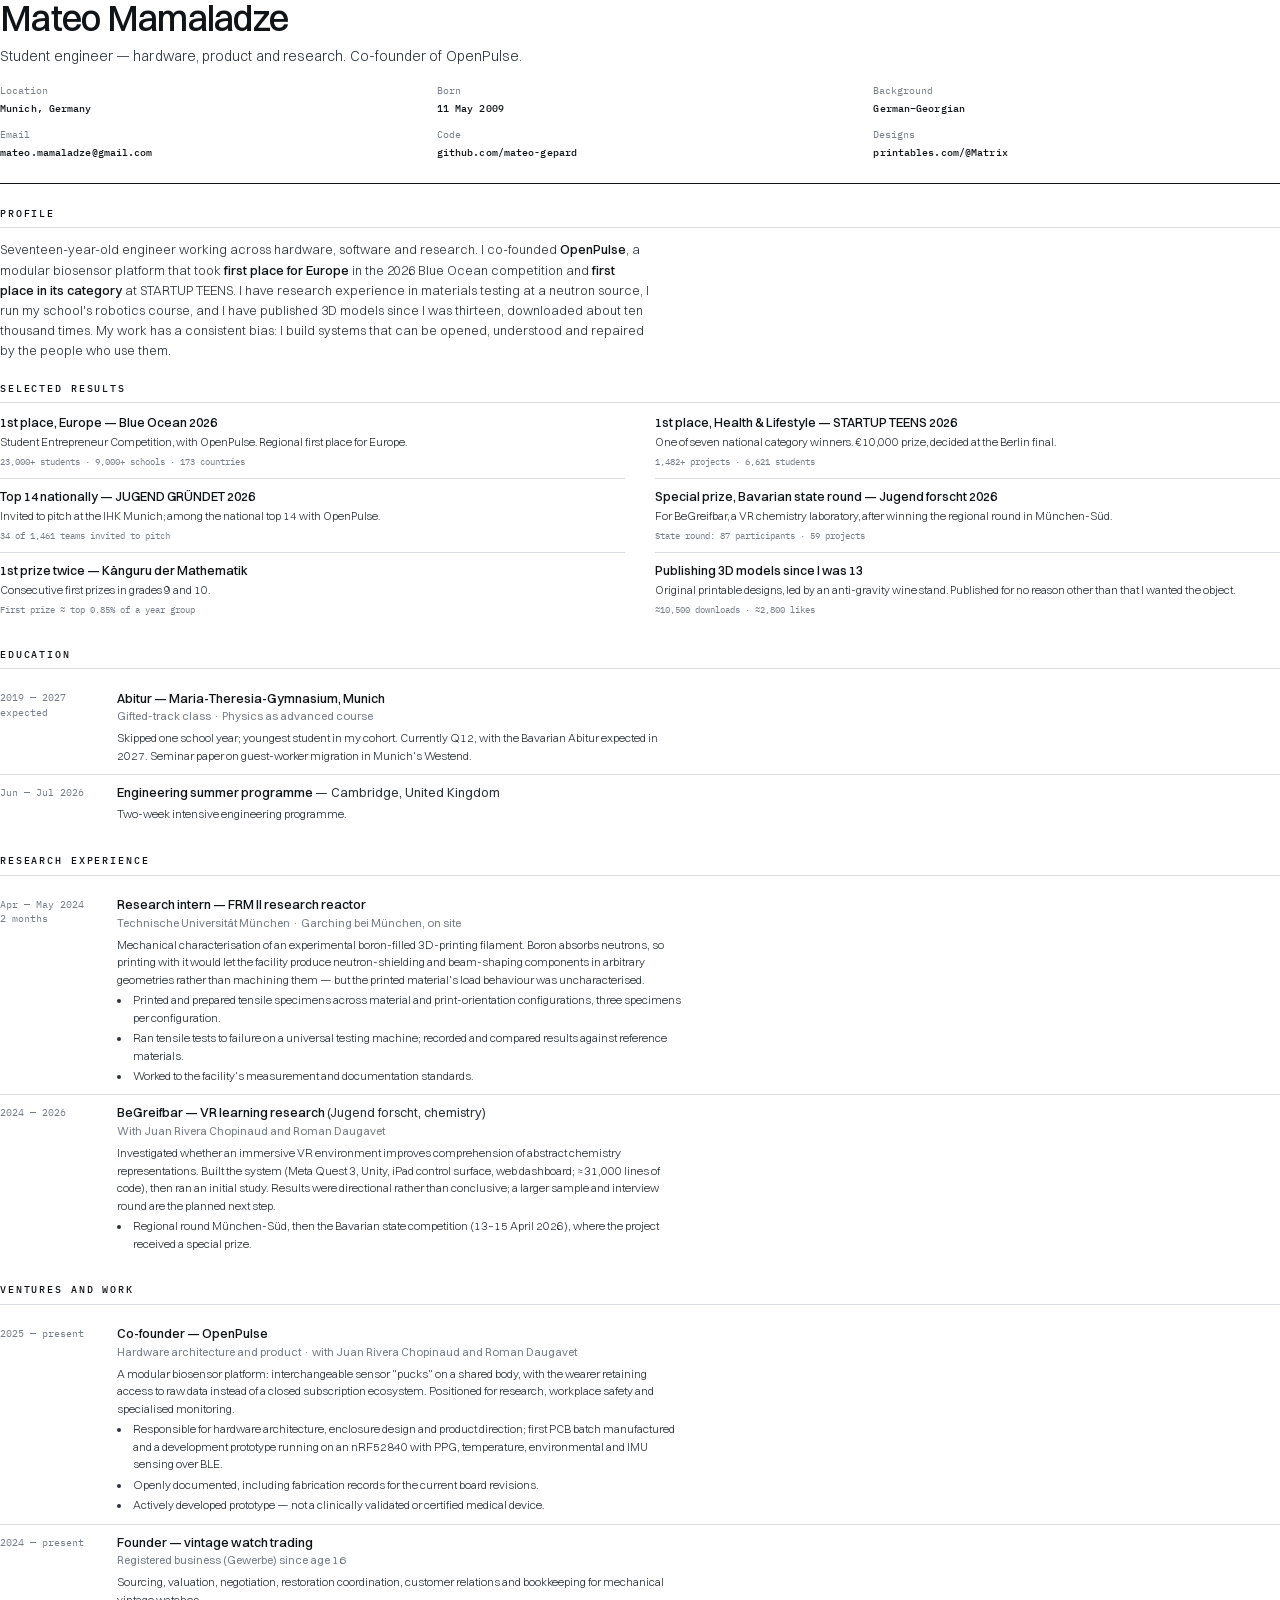
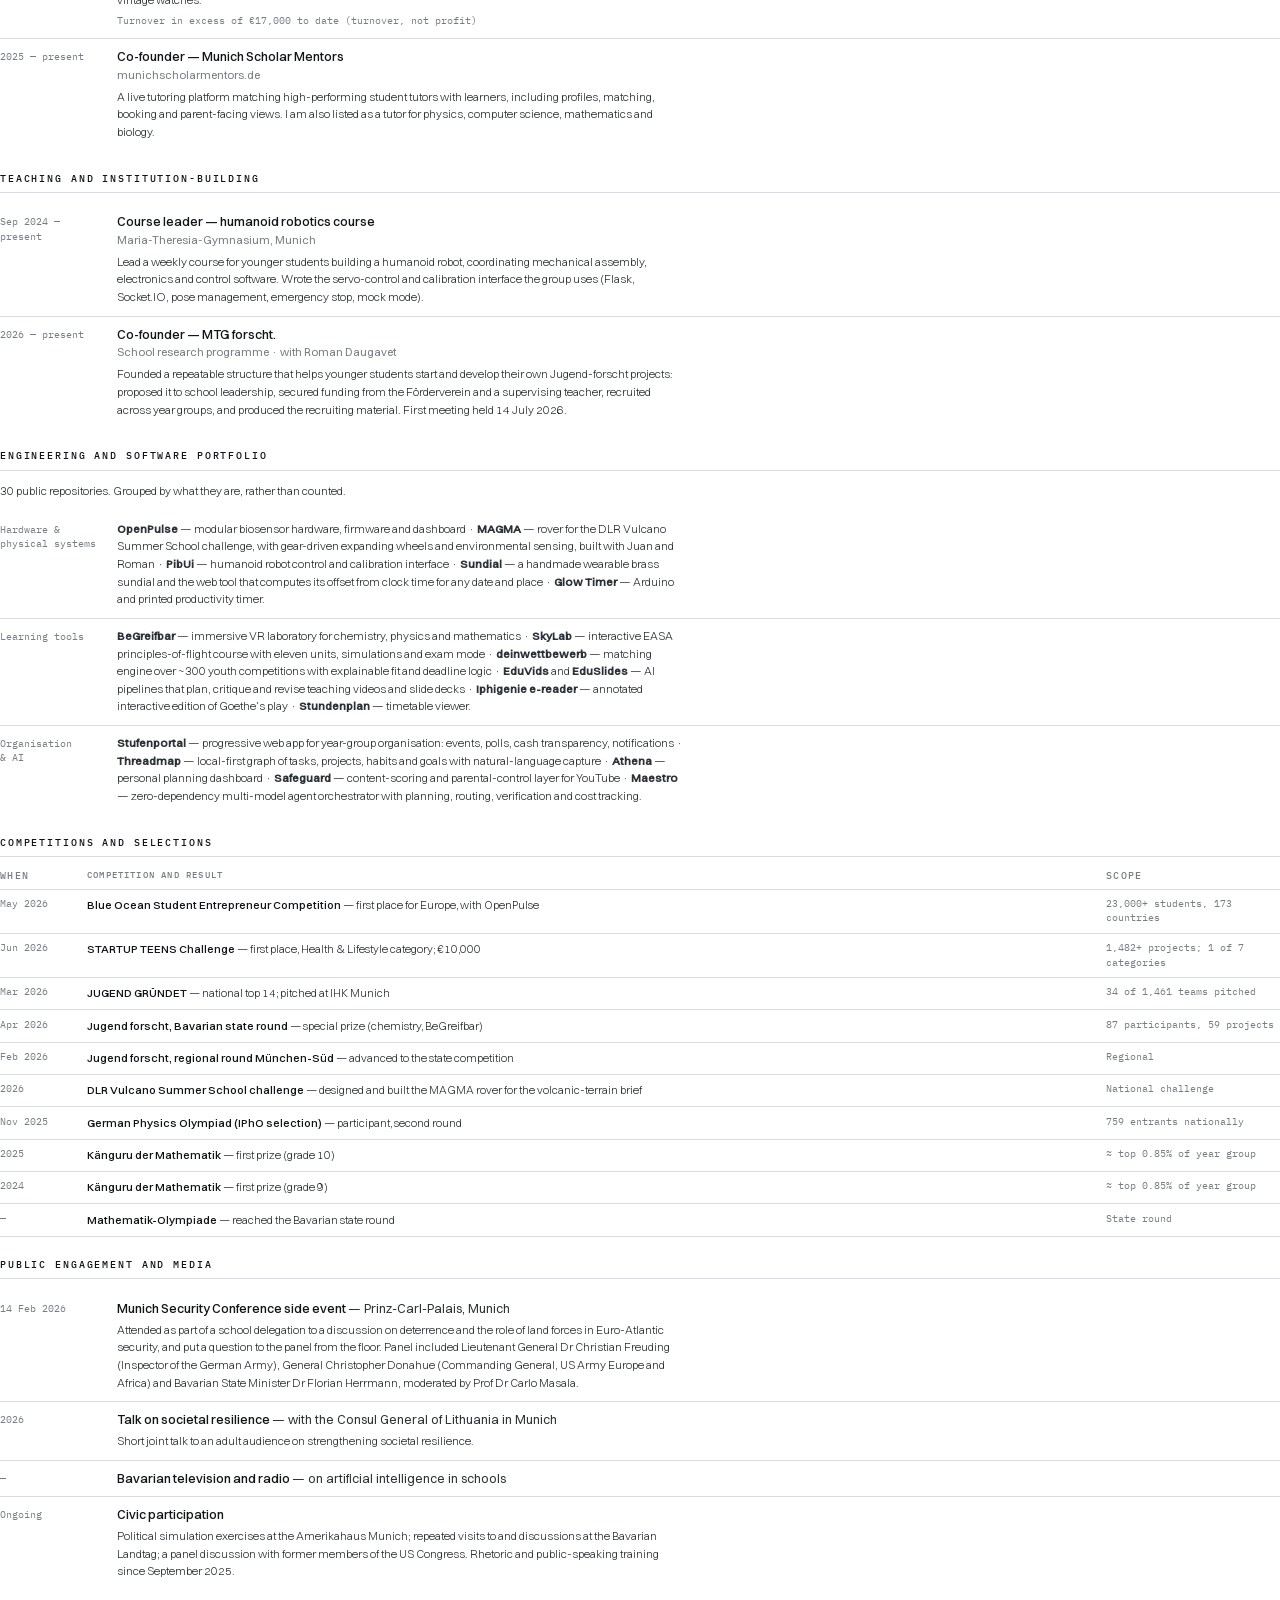
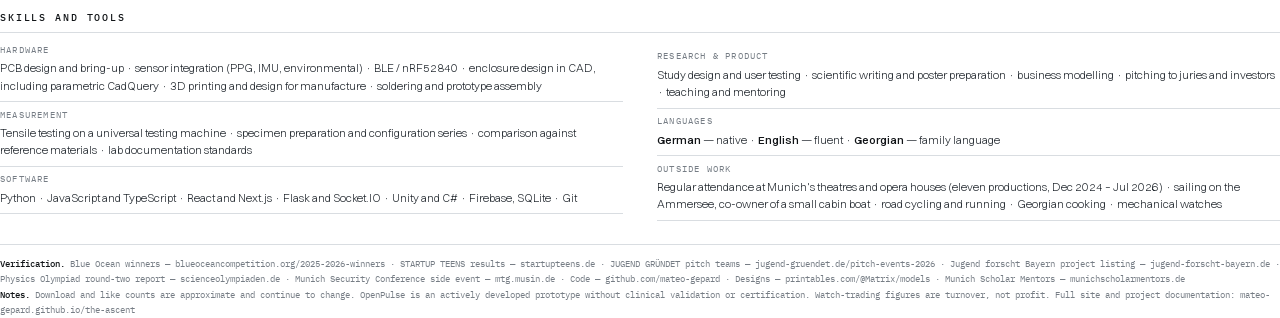
<file: cv/index.html>
<!DOCTYPE html>
<html lang="en">
<head>
<meta charset="UTF-8" />
<meta name="viewport" content="width=device-width, initial-scale=1" />
<title>Mateo Mamaladze — Curriculum Vitae</title>
<link rel="icon" type="image/svg+xml" href="../assets/favicon.svg" />
<style>
  /* ===================================================================
     Print-engineered CV — A4, restrained, evidence-forward.
     Rendered to PDF with headless Chrome.
     =================================================================== */
  /* static instances — Chrome cannot embed variable fonts into PDF */
  @font-face{font-family:"Switzer";src:url("../assets/fonts/Switzer-Light.ttf") format("truetype");font-weight:300;font-display:block}
  @font-face{font-family:"Switzer";src:url("../assets/fonts/Switzer-Regular.ttf") format("truetype");font-weight:400;font-display:block}
  @font-face{font-family:"Switzer";src:url("../assets/fonts/Switzer-Medium.ttf") format("truetype");font-weight:500;font-display:block}
  @font-face{font-family:"Plex";src:url("../assets/fonts/IBMPlexMono-Regular.woff2") format("woff2");font-weight:400;font-display:block}
  @font-face{font-family:"Plex";src:url("../assets/fonts/IBMPlexMono-Medium.woff2") format("woff2");font-weight:500;font-display:block}

  @page { size: A4; margin: 16mm 15mm 14mm; }

  :root{
    --ink:#111417;
    --body:#2c3238;
    --meta:#767d85;
    --rule:#d9dde1;
    --rule-strong:#9aa1a8;
  }
  *{margin:0;padding:0;box-sizing:border-box}
  html{-webkit-print-color-adjust:exact;print-color-adjust:exact}
  body{
    font-family:"Switzer",-apple-system,sans-serif;
    font-size:9.1pt; line-height:1.5; color:var(--body);
    font-weight:400; background:#fff;
  }
  .mono{font-family:"Plex",monospace}
  a{color:inherit;text-decoration:none;border-bottom:.4pt solid var(--rule-strong)}

  /* ---------- masthead ---------- */
  .mast{border-bottom:1.2pt solid var(--ink);padding-bottom:6mm;margin-bottom:6mm}
  .mast__name{
    font-size:27pt;font-weight:500;letter-spacing:-.02em;line-height:1;
    color:var(--ink);margin-bottom:2.6mm;
  }
  .mast__role{
    font-size:10.6pt;font-weight:300;color:var(--body);letter-spacing:.005em;margin-bottom:4.4mm;
  }
  .mast__grid{
    display:grid;grid-template-columns:repeat(3,1fr);gap:3.2mm 8mm;
    font-family:"Plex",monospace;font-size:7.4pt;color:var(--meta);
  }
  .mast__grid b{display:block;font-weight:500;color:var(--ink);letter-spacing:.01em;font-size:7.6pt;margin-top:.6mm}

  /* ---------- sections ---------- */
  section{margin-bottom:5.6mm;break-inside:auto}
  h2{
    font-family:"Plex",monospace;font-size:7.4pt;font-weight:500;
    letter-spacing:.19em;text-transform:uppercase;color:var(--ink);
    padding-bottom:1.5mm;margin-bottom:3mm;border-bottom:.5pt solid var(--rule);
    break-after:avoid;
  }
  .lead{font-size:9.6pt;font-weight:300;line-height:1.58;color:var(--body);max-width:172mm}
  .lead strong{font-weight:500;color:var(--ink)}

  /* ---------- entry rows: date rail + content ---------- */
  .e{display:grid;grid-template-columns:26mm 1fr;gap:5mm;padding:2.4mm 0;break-inside:avoid}
  .e + .e{border-top:.4pt solid var(--rule)}
  .e__when{font-family:"Plex",monospace;font-size:7.4pt;color:var(--meta);padding-top:.5mm;line-height:1.45}
  .e__what{min-width:0}
  .e__title{font-size:9.5pt;font-weight:500;color:var(--ink);line-height:1.35}
  .e__title span{font-weight:400;color:var(--body)}
  .e__org{font-size:8.5pt;font-weight:400;color:var(--meta);margin-top:.4mm}
  .e__body{font-size:8.7pt;font-weight:300;line-height:1.52;margin-top:1.3mm;max-width:150mm}
  .e__body li{margin-left:3.6mm;padding-left:.6mm;margin-top:.7mm}
  .e__scope{
    font-family:"Plex",monospace;font-size:7.2pt;color:var(--meta);margin-top:1.3mm;
  }

  /* ---------- headline results ---------- */
  .res{display:grid;grid-template-columns:1fr 1fr;gap:0 8mm}
  .res__i{padding:2.5mm 0;break-inside:avoid;border-top:.4pt solid var(--rule)}
  .res__i:nth-child(1),.res__i:nth-child(2){border-top:0;padding-top:0}
  .res__h{font-size:9.4pt;font-weight:500;color:var(--ink);line-height:1.32}
  .res__s{font-size:8.5pt;font-weight:300;line-height:1.5;margin-top:.8mm}
  .res__m{font-family:"Plex",monospace;font-size:7pt;color:var(--meta);margin-top:1mm}

  /* ---------- compact table ---------- */
  table{width:100%;border-collapse:collapse;font-size:8.5pt}
  th{
    font-family:"Plex",monospace;font-size:6.9pt;font-weight:500;letter-spacing:.13em;
    text-transform:uppercase;color:var(--meta);text-align:left;
    padding:0 4mm 1.5mm 0;border-bottom:.5pt solid var(--rule);
  }
  td{padding:1.9mm 4mm 1.9mm 0;border-bottom:.4pt solid var(--rule);vertical-align:top;font-weight:300}
  td:last-child,th:last-child{padding-right:0}
  td b{font-weight:500;color:var(--ink)}
  .t-when{width:23mm;font-family:"Plex",monospace;font-size:7.3pt;color:var(--meta);white-space:nowrap}
  .t-scope{width:46mm;font-family:"Plex",monospace;font-size:7.2pt;color:var(--meta)}

  /* ---------- two-col lists ---------- */
  .cols{column-count:2;column-gap:9mm}
  .kv{padding:1.7mm 0;border-bottom:.4pt solid var(--rule);break-inside:avoid}
  .kv:first-child{padding-top:0}
  .kv__k{font-family:"Plex",monospace;font-size:6.9pt;letter-spacing:.13em;text-transform:uppercase;color:var(--meta)}
  .kv__v{font-size:8.6pt;font-weight:300;line-height:1.5;margin-top:.7mm}
  .kv__v b{font-weight:500;color:var(--ink)}

  /* ---------- footer note ---------- */
  .foot{
    margin-top:6mm;padding-top:3mm;border-top:.5pt solid var(--rule);
    font-family:"Plex",monospace;font-size:6.8pt;line-height:1.7;color:var(--meta);
  }
  .foot b{font-weight:500;color:var(--ink)}
  .brk{break-before:page}

  /* ---------- phone layout (screen only; print remains A4) ---------- */
  @media screen and (max-width:700px){
    html{
      -webkit-text-size-adjust:100%;
      text-size-adjust:100%;
    }
    body{
      width:100%;
      max-width:none;
      padding:24px 18px 40px;
      overflow-x:hidden;
      font-size:16px;
      line-height:1.58;
      overflow-wrap:anywhere;
    }

    .mast{
      padding-bottom:24px;
      margin-bottom:25px;
    }
    .mast__name{
      margin-bottom:10px;
      font-size:clamp(32px,10.5vw,44px);
      line-height:1.02;
    }
    .mast__role{
      margin-bottom:20px;
      font-size:17px;
      line-height:1.48;
    }
    .mast__grid{
      grid-template-columns:1fr;
      gap:12px;
      font-size:12px;
      line-height:1.45;
    }
    .mast__grid b{
      margin-top:2px;
      font-size:13px;
      overflow-wrap:anywhere;
    }

    section{margin-bottom:32px}
    h2{
      padding-bottom:8px;
      margin-bottom:14px;
      font-size:12px;
      line-height:1.4;
    }
    .lead{
      max-width:none;
      font-size:16px !important;
      line-height:1.62;
    }

    .res{
      display:block;
    }
    .res__i,
    .res__i:nth-child(2){
      padding:16px 0;
      border-top:1px solid var(--rule);
    }
    .res__i:first-child{
      padding-top:0;
      border-top:0;
    }
    .res__h{
      font-size:16px;
      line-height:1.4;
    }
    .res__s{
      margin-top:5px;
      font-size:15px;
      line-height:1.55;
    }
    .res__m{
      margin-top:7px;
      font-size:12px;
      line-height:1.5;
    }

    .e{
      grid-template-columns:1fr;
      gap:5px;
      padding:17px 0;
    }
    .e__when{
      padding-top:0;
      font-size:12px;
      line-height:1.45;
    }
    .e__title{
      font-size:16px;
      line-height:1.42;
    }
    .e__org{
      margin-top:3px;
      font-size:14px;
      line-height:1.48;
    }
    .e__body{
      max-width:none;
      margin-top:8px;
      font-size:15px;
      line-height:1.6;
    }
    .e__body li{
      margin-top:6px;
      margin-left:20px;
      padding-left:2px;
    }
    .e__scope{
      margin-top:8px;
      font-size:12px;
      line-height:1.5;
    }

    table,
    tbody,
    tr,
    td{
      display:block;
      width:100%;
    }
    thead{
      position:absolute;
      width:1px;
      height:1px;
      padding:0;
      margin:-1px;
      overflow:hidden;
      clip:rect(0,0,0,0);
      white-space:nowrap;
      border:0;
    }
    tbody tr{
      padding:16px 0;
      border-top:1px solid var(--rule);
    }
    tbody tr:first-child{
      padding-top:0;
      border-top:0;
    }
    td,
    .t-when,
    .t-scope{
      width:auto;
      padding:0;
      border:0;
      white-space:normal;
    }
    td{
      font-size:15px;
      line-height:1.55;
    }
    .t-when{
      margin-bottom:5px;
      font-size:12px;
      line-height:1.45;
    }
    .t-scope{
      margin-top:7px;
      font-size:12px;
      line-height:1.5;
    }

    .cols{
      column-count:1;
      column-gap:0;
    }
    .kv{
      padding:14px 0;
    }
    .kv:first-child{padding-top:0}
    .kv__k{
      font-size:11px;
      line-height:1.45;
    }
    .kv__v{
      margin-top:5px;
      font-size:15px;
      line-height:1.58;
    }

    .foot{
      margin-top:34px;
      padding-top:16px;
      font-size:11px;
      line-height:1.65;
      overflow-wrap:anywhere;
    }
  }
</style>
</head>
<body>

<!-- ============================ MASTHEAD ============================ -->
<header class="mast">
  <div class="mast__name">Mateo Mamaladze</div>
  <div class="mast__role">
    Student engineer — hardware, product and research. Co-founder of OpenPulse.
  </div>
  <div class="mast__grid">
    <div>Location<b>Munich, Germany</b></div>
    <div>Born<b>11 May 2009</b></div>
    <div>Background<b>German–Georgian</b></div>
    <div>Email<b>mateo.mamaladze@gmail.com</b></div>
    <div>Code<b>github.com/mateo-gepard</b></div>
    <div>Designs<b>printables.com/@Matrix</b></div>
  </div>
</header>

<!-- ============================ PROFILE ============================ -->
<section>
  <h2>Profile</h2>
  <p class="lead">
    Seventeen-year-old engineer working across hardware, software and research.
    I co-founded <strong>OpenPulse</strong>, a modular biosensor platform that took
    <strong>first place for Europe</strong> in the 2026 Blue Ocean competition and
    <strong>first place in its category</strong> at STARTUP TEENS. I have research
    experience in materials testing at a neutron source, I run my school's robotics
    course, and I have published 3D models since I was thirteen, downloaded about ten
    thousand times. My work has a consistent bias: I build systems that
    can be opened, understood and repaired by the people who use them.
  </p>
</section>

<!-- ============================ HEADLINE RESULTS ============================ -->
<section>
  <h2>Selected results</h2>
  <div class="res">
    <div class="res__i">
      <div class="res__h">1st place, Europe — Blue Ocean 2026</div>
      <div class="res__s">Student Entrepreneur Competition, with OpenPulse. Regional first place for Europe.</div>
      <div class="res__m">23,000+ students · 9,000+ schools · 173 countries</div>
    </div>
    <div class="res__i">
      <div class="res__h">1st place, Health &amp; Lifestyle — STARTUP TEENS 2026</div>
      <div class="res__s">One of seven national category winners. €10,000 prize, decided at the Berlin final.</div>
      <div class="res__m">1,482+ projects · 6,621 students</div>
    </div>
    <div class="res__i">
      <div class="res__h">Top 14 nationally — JUGEND GRÜNDET 2026</div>
      <div class="res__s">Invited to pitch at the IHK Munich; among the national top 14 with OpenPulse.</div>
      <div class="res__m">34 of 1,461 teams invited to pitch</div>
    </div>
    <div class="res__i">
      <div class="res__h">Special prize, Bavarian state round — Jugend forscht 2026</div>
      <div class="res__s">For BeGreifbar, a VR chemistry laboratory, after winning the regional round in München-Süd.</div>
      <div class="res__m">State round: 87 participants · 59 projects</div>
    </div>
    <div class="res__i">
      <div class="res__h">1st prize twice — Känguru der Mathematik</div>
      <div class="res__s">Consecutive first prizes in grades 9 and 10.</div>
      <div class="res__m">First prize ≈ top 0.85% of a year group</div>
    </div>
    <div class="res__i">
      <div class="res__h">Publishing 3D models since I was 13</div>
      <div class="res__s">Original printable designs, led by an anti-gravity wine stand. Published for no reason other than that I wanted the object.</div>
      <div class="res__m">≈10,500 downloads · ≈2,800 likes</div>
    </div>
  </div>
</section>

<!-- ============================ EDUCATION ============================ -->
<section>
  <h2>Education</h2>
  <div class="e">
    <div class="e__when">2019 — 2027<br/>expected</div>
    <div class="e__what">
      <div class="e__title">Abitur — Maria-Theresia-Gymnasium, Munich</div>
      <div class="e__org">Gifted-track class · Physics as advanced course</div>
      <div class="e__body">
        Skipped one school year; youngest student in my cohort. Currently Q12,
        with the Bavarian Abitur expected in 2027. Seminar paper on guest-worker
        migration in Munich's Westend.
      </div>
    </div>
  </div>
  <div class="e">
    <div class="e__when">Jun — Jul 2026</div>
    <div class="e__what">
      <div class="e__title">Engineering summer programme <span>— Cambridge, United Kingdom</span></div>
      <div class="e__body">Two-week intensive engineering programme.</div>
    </div>
  </div>
</section>

<!-- ============================ RESEARCH ============================ -->
<section>
  <h2>Research experience</h2>
  <div class="e">
    <div class="e__when">Apr — May 2024<br/>2 months</div>
    <div class="e__what">
      <div class="e__title">Research intern — FRM II research reactor</div>
      <div class="e__org">Technische Universität München · Garching bei München, on site</div>
      <div class="e__body">
        Mechanical characterisation of an experimental boron-filled 3D-printing
        filament. Boron absorbs neutrons, so printing with it would let the
        facility produce neutron-shielding and beam-shaping components in
        arbitrary geometries rather than machining them — but the printed
        material's load behaviour was uncharacterised.
        <ul>
          <li>Printed and prepared tensile specimens across material and print-orientation configurations, three specimens per configuration.</li>
          <li>Ran tensile tests to failure on a universal testing machine; recorded and compared results against reference materials.</li>
          <li>Worked to the facility's measurement and documentation standards.</li>
        </ul>
      </div>
    </div>
  </div>
  <div class="e">
    <div class="e__when">2024 — 2026</div>
    <div class="e__what">
      <div class="e__title">BeGreifbar — VR learning research <span>(Jugend forscht, chemistry)</span></div>
      <div class="e__org">With Juan Rivera Chopinaud and Roman Daugavet</div>
      <div class="e__body">
        Investigated whether an immersive VR environment improves comprehension of
        abstract chemistry representations. Built the system (Meta Quest 3, Unity,
        iPad control surface, web dashboard; ≈31,000 lines of code), then ran an
        initial study. Results were directional rather than conclusive; a larger
        sample and interview round are the planned next step.
        <ul>
          <li>Regional round München-Süd, then the Bavarian state competition (13–15 April 2026), where the project received a special prize.</li>
        </ul>
      </div>
    </div>
  </div>
</section>

<!-- ============================ VENTURES ============================ -->
<section>
  <h2>Ventures and work</h2>
  <div class="e">
    <div class="e__when">2025 — present</div>
    <div class="e__what">
      <div class="e__title">Co-founder — OpenPulse</div>
      <div class="e__org">Hardware architecture and product · with Juan Rivera Chopinaud and Roman Daugavet</div>
      <div class="e__body">
        A modular biosensor platform: interchangeable sensor "pucks" on a shared
        body, with the wearer retaining access to raw data instead of a closed
        subscription ecosystem. Positioned for research, workplace safety and
        specialised monitoring.
        <ul>
          <li>Responsible for hardware architecture, enclosure design and product direction; first PCB batch manufactured and a development prototype running on an nRF52840 with PPG, temperature, environmental and IMU sensing over BLE.</li>
          <li>Openly documented, including fabrication records for the current board revisions.</li>
          <li>Actively developed prototype — not a clinically validated or certified medical device.</li>
        </ul>
      </div>
    </div>
  </div>
  <div class="e">
    <div class="e__when">2024 — present</div>
    <div class="e__what">
      <div class="e__title">Founder — vintage watch trading</div>
      <div class="e__org">Registered business (Gewerbe) since age 16</div>
      <div class="e__body">
        Sourcing, valuation, negotiation, restoration coordination, customer
        relations and bookkeeping for mechanical vintage watches.
        <div class="e__scope">Turnover in excess of €17,000 to date (turnover, not profit)</div>
      </div>
    </div>
  </div>
  <div class="e">
    <div class="e__when">2025 — present</div>
    <div class="e__what">
      <div class="e__title">Co-founder — Munich Scholar Mentors</div>
      <div class="e__org">munichscholarmentors.de</div>
      <div class="e__body">
        A live tutoring platform matching high-performing student tutors with
        learners, including profiles, matching, booking and parent-facing views.
        I am also listed as a tutor for physics, computer science, mathematics
        and biology.
      </div>
    </div>
  </div>
</section>

<!-- ============================ TEACHING ============================ -->
<section>
  <h2>Teaching and institution-building</h2>
  <div class="e">
    <div class="e__when">Sep 2024 —<br/>present</div>
    <div class="e__what">
      <div class="e__title">Course leader — humanoid robotics course</div>
      <div class="e__org">Maria-Theresia-Gymnasium, Munich</div>
      <div class="e__body">
        Lead a weekly course for younger students building a humanoid robot,
        coordinating mechanical assembly, electronics and control software. Wrote
        the servo-control and calibration interface the group uses (Flask,
        Socket.IO, pose management, emergency stop, mock mode).
      </div>
    </div>
  </div>
  <div class="e">
    <div class="e__when">2026 — present</div>
    <div class="e__what">
      <div class="e__title">Co-founder — MTG forscht.</div>
      <div class="e__org">School research programme · with Roman Daugavet</div>
      <div class="e__body">
        Founded a repeatable structure that helps younger students start and
        develop their own Jugend-forscht projects: proposed it to school
        leadership, secured funding from the Förderverein and a supervising
        teacher, recruited across year groups, and produced the recruiting
        material. First meeting held 14 July 2026.
      </div>
    </div>
  </div>
</section>

<!-- ============================ ENGINEERING ============================ -->
<section>
  <h2>Engineering and software portfolio</h2>
  <p class="lead" style="font-size:8.7pt;margin-bottom:3mm">
    30 public repositories. Grouped by what they are, rather than counted.
  </p>
  <div class="e">
    <div class="e__when">Hardware &amp;<br/>physical systems</div>
    <div class="e__what">
      <div class="e__body" style="margin-top:0">
        <b>OpenPulse</b> — modular biosensor hardware, firmware and dashboard ·
        <b>MAGMA</b> — rover for the DLR Vulcano Summer School challenge, with
        gear-driven expanding wheels and environmental sensing, built with Juan and
        Roman · <b>PibUi</b> — humanoid robot control and calibration interface ·
        <b>Sundial</b> — a handmade wearable brass sundial and the
        web tool that computes its offset from clock time for any date and
        place · <b>Glow Timer</b> — Arduino and printed productivity timer.
      </div>
    </div>
  </div>
  <div class="e">
    <div class="e__when">Learning tools</div>
    <div class="e__what">
      <div class="e__body" style="margin-top:0">
        <b>BeGreifbar</b> — immersive VR laboratory for chemistry, physics and
        mathematics · <b>SkyLab</b> — interactive EASA principles-of-flight course
        with eleven units, simulations and exam mode · <b>deinwettbewerb</b> —
        matching engine over ~300 youth competitions with explainable fit and
        deadline logic · <b>EduVids</b> and <b>EduSlides</b> — AI pipelines that
        plan, critique and revise teaching videos and slide decks ·
        <b>Iphigenie e-reader</b> — annotated interactive edition of Goethe's play ·
        <b>Stundenplan</b> — timetable viewer.
      </div>
    </div>
  </div>
  <div class="e">
    <div class="e__when">Organisation<br/>&amp; AI</div>
    <div class="e__what">
      <div class="e__body" style="margin-top:0">
        <b>Stufenportal</b> — progressive web app for year-group organisation:
        events, polls, cash transparency, notifications · <b>Threadmap</b> —
        local-first graph of tasks, projects, habits and goals with
        natural-language capture · <b>Athena</b> — personal planning dashboard ·
        <b>Safeguard</b> — content-scoring and parental-control layer for YouTube ·
        <b>Maestro</b> — zero-dependency multi-model agent orchestrator with
        planning, routing, verification and cost tracking.
      </div>
    </div>
  </div>
</section>

<!-- ============================ COMPETITIONS ============================ -->
<section>
  <h2>Competitions and selections</h2>
  <table>
    <thead>
      <tr><th class="t-when">When</th><th>Competition and result</th><th class="t-scope">Scope</th></tr>
    </thead>
    <tbody>
      <tr>
        <td class="t-when">May 2026</td>
        <td><b>Blue Ocean Student Entrepreneur Competition</b> — first place for Europe, with OpenPulse</td>
        <td class="t-scope">23,000+ students, 173 countries</td>
      </tr>
      <tr>
        <td class="t-when">Jun 2026</td>
        <td><b>STARTUP TEENS Challenge</b> — first place, Health &amp; Lifestyle category; €10,000</td>
        <td class="t-scope">1,482+ projects; 1 of 7 categories</td>
      </tr>
      <tr>
        <td class="t-when">Mar 2026</td>
        <td><b>JUGEND GRÜNDET</b> — national top 14; pitched at IHK Munich</td>
        <td class="t-scope">34 of 1,461 teams pitched</td>
      </tr>
      <tr>
        <td class="t-when">Apr 2026</td>
        <td><b>Jugend forscht, Bavarian state round</b> — special prize (chemistry, BeGreifbar)</td>
        <td class="t-scope">87 participants, 59 projects</td>
      </tr>
      <tr>
        <td class="t-when">Feb 2026</td>
        <td><b>Jugend forscht, regional round München-Süd</b> — advanced to the state competition</td>
        <td class="t-scope">Regional</td>
      </tr>
      <tr>
        <td class="t-when">2026</td>
        <td><b>DLR Vulcano Summer School challenge</b> — designed and built the MAGMA rover for the volcanic-terrain brief</td>
        <td class="t-scope">National challenge</td>
      </tr>
      <tr>
        <td class="t-when">Nov 2025</td>
        <td><b>German Physics Olympiad (IPhO selection)</b> — participant, second round</td>
        <td class="t-scope">759 entrants nationally</td>
      </tr>
      <tr>
        <td class="t-when">2025</td>
        <td><b>Känguru der Mathematik</b> — first prize (grade 10)</td>
        <td class="t-scope">≈ top 0.85% of year group</td>
      </tr>
      <tr>
        <td class="t-when">2024</td>
        <td><b>Känguru der Mathematik</b> — first prize (grade 9)</td>
        <td class="t-scope">≈ top 0.85% of year group</td>
      </tr>
      <tr>
        <td class="t-when">—</td>
        <td><b>Mathematik-Olympiade</b> — reached the Bavarian state round</td>
        <td class="t-scope">State round</td>
      </tr>
    </tbody>
  </table>
</section>

<!-- ============================ PUBLIC ============================ -->
<section>
  <h2>Public engagement and media</h2>
  <div class="e">
    <div class="e__when">14 Feb 2026</div>
    <div class="e__what">
      <div class="e__title">Munich Security Conference side event <span>— Prinz-Carl-Palais, Munich</span></div>
      <div class="e__body">
        Attended as part of a school delegation to a discussion on deterrence and
        the role of land forces in Euro-Atlantic security, and put a question to
        the panel from the floor. Panel included Lieutenant General Dr Christian
        Freuding (Inspector of the German Army), General Christopher Donahue
        (Commanding General, US Army Europe and Africa) and Bavarian State
        Minister Dr Florian Herrmann, moderated by Prof Dr Carlo Masala.
      </div>
    </div>
  </div>
  <div class="e">
    <div class="e__when">2026</div>
    <div class="e__what">
      <div class="e__title">Talk on societal resilience <span>— with the Consul General of Lithuania in Munich</span></div>
      <div class="e__body">Short joint talk to an adult audience on strengthening societal resilience.</div>
    </div>
  </div>
  <div class="e">
    <div class="e__when">—</div>
    <div class="e__what">
      <div class="e__title">Bavarian television and radio <span>— on artificial intelligence in schools</span></div>
    </div>
  </div>
  <div class="e">
    <div class="e__when">Ongoing</div>
    <div class="e__what">
      <div class="e__title">Civic participation</div>
      <div class="e__body">
        Political simulation exercises at the Amerikahaus Munich; repeated visits
        to and discussions at the Bavarian Landtag; a panel discussion with former
        members of the US Congress. Rhetoric and public-speaking training since
        September 2025.
      </div>
    </div>
  </div>
</section>

<!-- ============================ SKILLS ============================ -->
<section>
  <h2>Skills and tools</h2>
  <div class="cols">
    <div class="kv">
      <div class="kv__k">Hardware</div>
      <div class="kv__v">PCB design and bring-up · sensor integration (PPG, IMU, environmental) · BLE / nRF52840 · enclosure design in CAD, including parametric CadQuery · 3D printing and design for manufacture · soldering and prototype assembly</div>
    </div>
    <div class="kv">
      <div class="kv__k">Measurement</div>
      <div class="kv__v">Tensile testing on a universal testing machine · specimen preparation and configuration series · comparison against reference materials · lab documentation standards</div>
    </div>
    <div class="kv">
      <div class="kv__k">Software</div>
      <div class="kv__v">Python · JavaScript and TypeScript · React and Next.js · Flask and Socket.IO · Unity and C# · Firebase, SQLite · Git</div>
    </div>
    <div class="kv">
      <div class="kv__k">Research &amp; product</div>
      <div class="kv__v">Study design and user testing · scientific writing and poster preparation · business modelling · pitching to juries and investors · teaching and mentoring</div>
    </div>
    <div class="kv">
      <div class="kv__k">Languages</div>
      <div class="kv__v"><b>German</b> — native · <b>English</b> — fluent · <b>Georgian</b> — family language</div>
    </div>
    <div class="kv">
      <div class="kv__k">Outside work</div>
      <div class="kv__v">Regular attendance at Munich's theatres and opera houses (eleven productions, Dec 2024 – Jul 2026) · sailing on the Ammersee, co-owner of a small cabin boat · road cycling and running · Georgian cooking · mechanical watches</div>
    </div>
  </div>
</section>

<!-- ============================ SOURCES ============================ -->
<div class="foot">
  <b>Verification.</b>
  Blue Ocean winners — blueoceancompetition.org/2025-2026-winners ·
  STARTUP TEENS results — startupteens.de ·
  JUGEND GRÜNDET pitch teams — jugend-gruendet.de/pitch-events-2026 ·
  Jugend forscht Bayern project listing — jugend-forscht-bayern.de ·
  Physics Olympiad round-two report — scienceolympiaden.de ·
  Munich Security Conference side event — mtg.musin.de ·
  Code — github.com/mateo-gepard ·
  Designs — printables.com/@Matrix/models ·
  Munich Scholar Mentors — munichscholarmentors.de<br/>
  <b>Notes.</b>
  Download and like counts are approximate and continue to change.
  OpenPulse is an actively developed prototype without clinical validation or
  certification. Watch-trading figures are turnover, not profit.
  Full site and project documentation: mateo-gepard.github.io/the-ascent
</div>

</body>
</html>
</file>
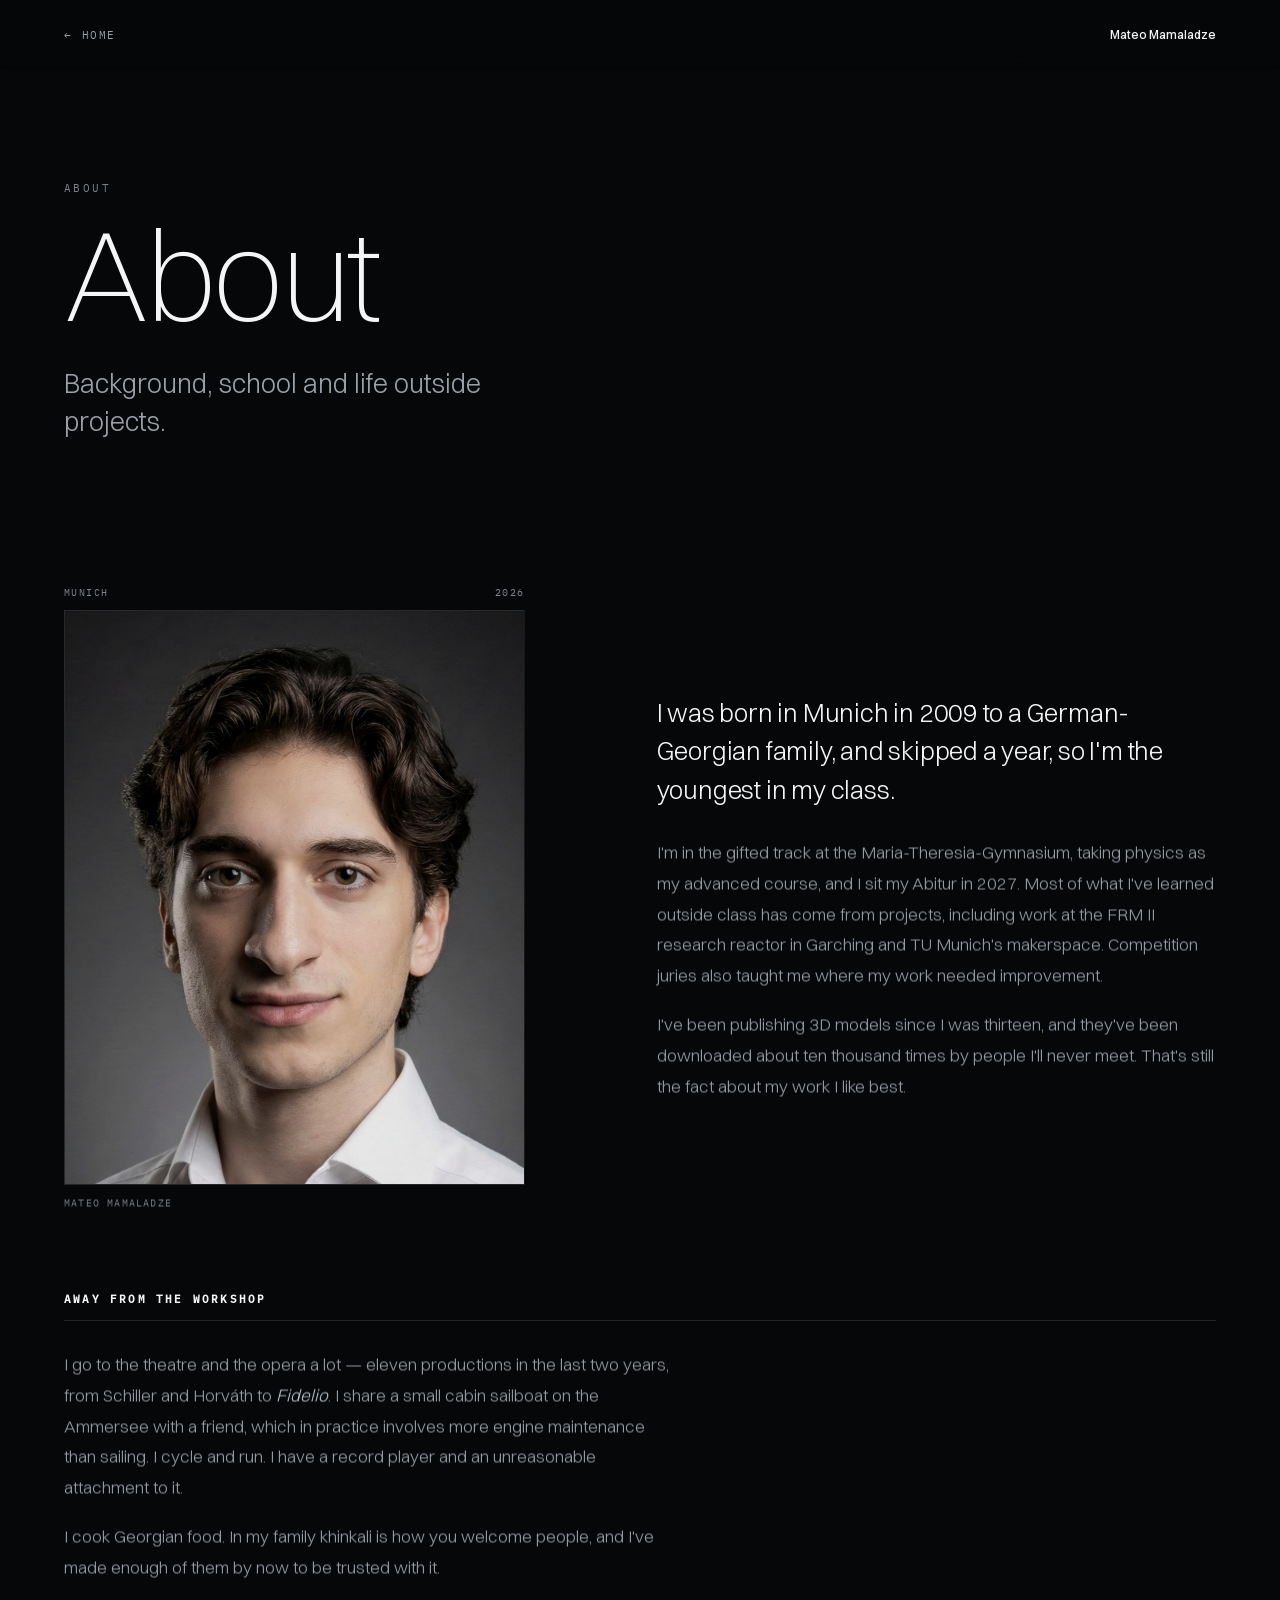
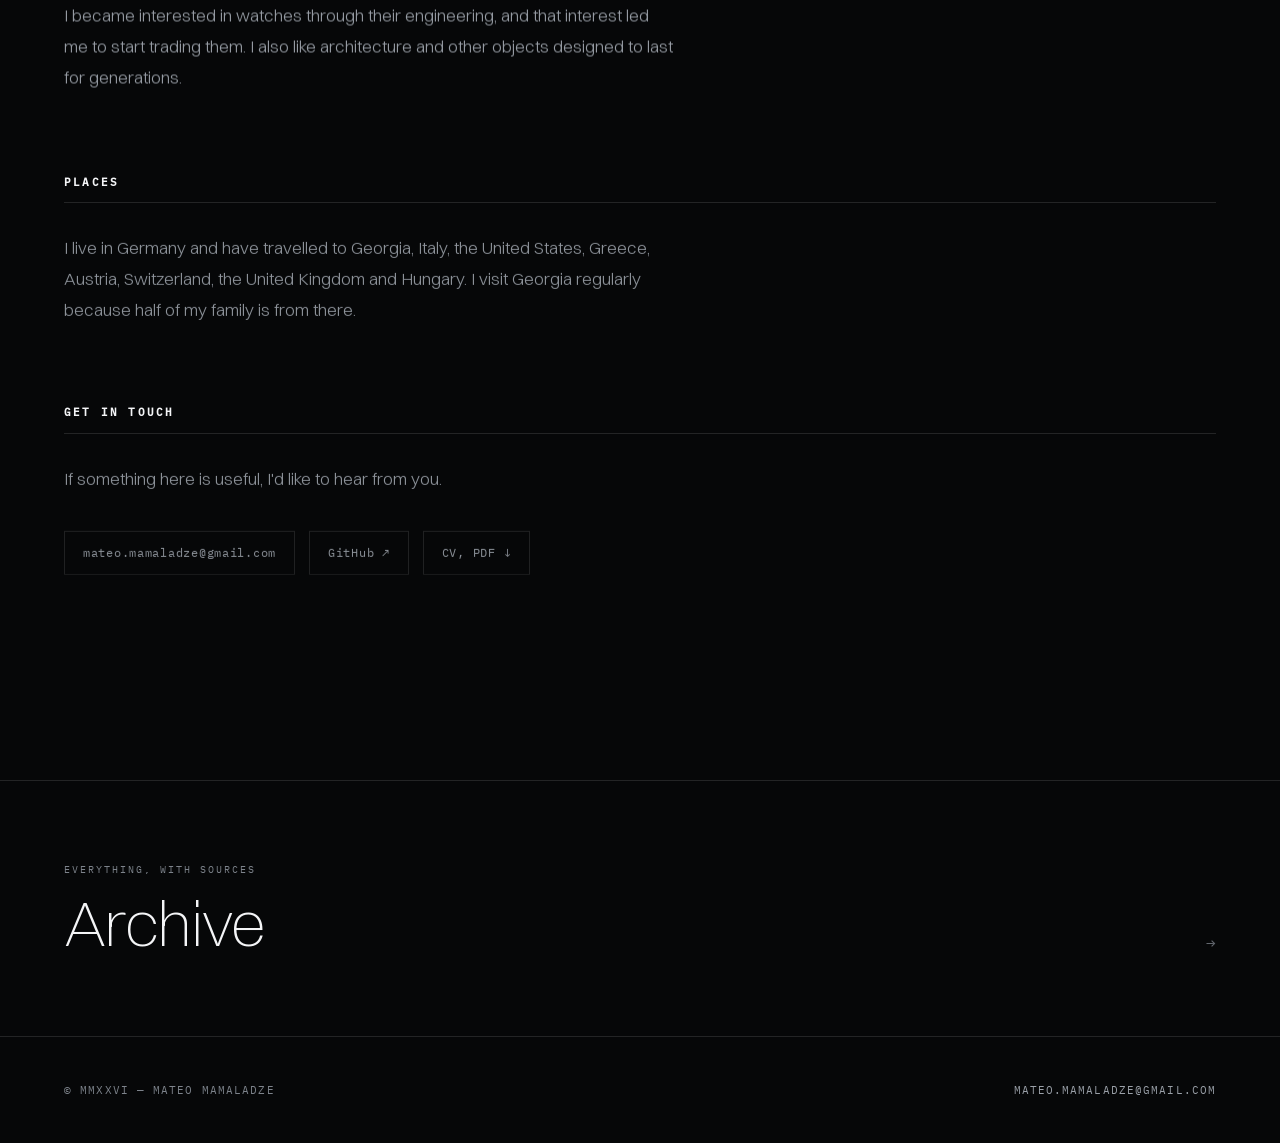
<file: about.html>
<!DOCTYPE html>
<html lang="en">
<head>
<meta charset="UTF-8" />
<meta name="viewport" content="width=device-width, initial-scale=1.0" />
<title>About — Mateo Mamaladze</title>
<meta name="description" content="Mateo Mamaladze's background, school and life outside projects, including theatre, sailing and Georgian cooking." />
<link rel="icon" type="image/svg+xml" href="assets/favicon.svg" />
<meta name="theme-color" content="#060708" />
<meta property="og:title" content="About — Mateo Mamaladze" />
<meta property="og:description" content="Background, school and life outside projects." />
<meta property="og:image" content="https://mateo-gepard.github.io/the-ascent/assets/og.png" />
<link rel="stylesheet" href="css/style.css" />
<link rel="stylesheet" href="css/page.css" />
</head>
<body>

<div class="progress" aria-hidden="true"><i id="progressBar"></i></div>

<nav class="pnav">
  <a class="pnav__back" href="index.html"><i>←</i> Home</a>
  <a class="pnav__name" href="index.html">Mateo Mamaladze</a>
</nav>

<header class="phead">
  <span class="phead__kicker">About</span>
  <h1 class="phead__title" data-line><span>About</span></h1>
  <p class="phead__dek">Background, school and life outside projects.</p>
</header>

<main class="pbody">

  <section class="psec">
    <div class="row">
      <figure class="plate row__media row__media--narrow">
        <span class="plate__head" data-reveal><i>Munich</i><i>2026</i></span>
        <div class="plate__frame plate__frame--45 grade">
          <img loading="lazy" decoding="async" src="assets/img/portrait-hero.jpg" alt="Portrait of Mateo Mamaladze" />
        </div>
        <span class="plate__cap" data-reveal>Mateo Mamaladze</span>
      </figure>
      <div class="prose row__copy row__copy--wide">
        <p class="lede" data-reveal>
          I was born in Munich in 2009 to a German-Georgian family, and skipped a
          year, so I'm the youngest in my class.
        </p>
        <p data-reveal>
          I'm in the gifted track at the Maria-Theresia-Gymnasium, taking physics
          as my advanced course, and I sit my Abitur in 2027. Most of what I've
          learned outside class has come from projects, including work at the FRM
          II research reactor in Garching and TU Munich's makerspace. Competition
          juries also taught me where my work needed improvement.
        </p>
        <p data-reveal>
          I've been publishing 3D models since I was thirteen, and they've been
          downloaded about ten thousand times by people I'll never meet. That's
          still the fact about my work I like best.
        </p>
      </div>
    </div>
  </section>

  <section class="psec">
    <h2 class="psec__h">Away from the workshop</h2>
    <div class="prose">
      <p data-reveal>
        I go to the theatre and the opera a lot — eleven productions in the last
        two years, from Schiller and Horváth to <em>Fidelio</em>. I share a small
        cabin sailboat on the Ammersee with a friend, which in practice involves
        more engine maintenance than sailing. I cycle and run. I have a record
        player and an unreasonable attachment to it.
      </p>
      <p data-reveal>
        I cook Georgian food. In my family khinkali is how you welcome people,
        and I've made enough of them by now to be trusted with it.
      </p>
      <p data-reveal>
        I became interested in watches through their engineering, and that
        interest led me to start trading them. I also like architecture and other
        objects designed to last for generations.
      </p>
    </div>
  </section>

  <section class="psec">
    <h2 class="psec__h">Places</h2>
    <div class="prose">
      <p data-reveal>
        I live in Germany and have travelled to Georgia, Italy, the United
        States, Greece, Austria, Switzerland, the United Kingdom and Hungary. I
        visit Georgia regularly because half of my family is from there.
      </p>
    </div>
  </section>

  <section class="psec">
    <h2 class="psec__h">Get in touch</h2>
    <div class="prose">
      <p data-reveal>
        If something here is useful, I'd like to hear from you.
      </p>
    </div>
    <div class="plinks" data-reveal style="margin-top:clamp(24px,4vh,40px)">
      <a href="mailto:mateo.mamaladze@gmail.com">mateo.mamaladze@gmail.com</a>
      <a href="https://github.com/mateo-gepard" target="_blank" rel="noopener">GitHub ↗</a>
      <a href="assets/mateo-mamaladze-cv.pdf" download>CV, PDF ↓</a>
    </div>
  </section>

</main>

<a class="pnext" href="archive.html">
  <div><span class="pnext__l">Everything, with sources</span><span class="pnext__t">Archive</span></div>
  <span class="mono dim">→</span>
</a>

<footer class="pfoot">
  <span>© MMXXVI — Mateo Mamaladze</span>
  <span><a href="mailto:mateo.mamaladze@gmail.com">mateo.mamaladze@gmail.com</a></span>
</footer>

<script src="js/vendor/gsap.min.js"></script>
<script src="js/vendor/ScrollTrigger.min.js"></script>
<script src="js/page.js"></script>
</body>
</html>
</file>
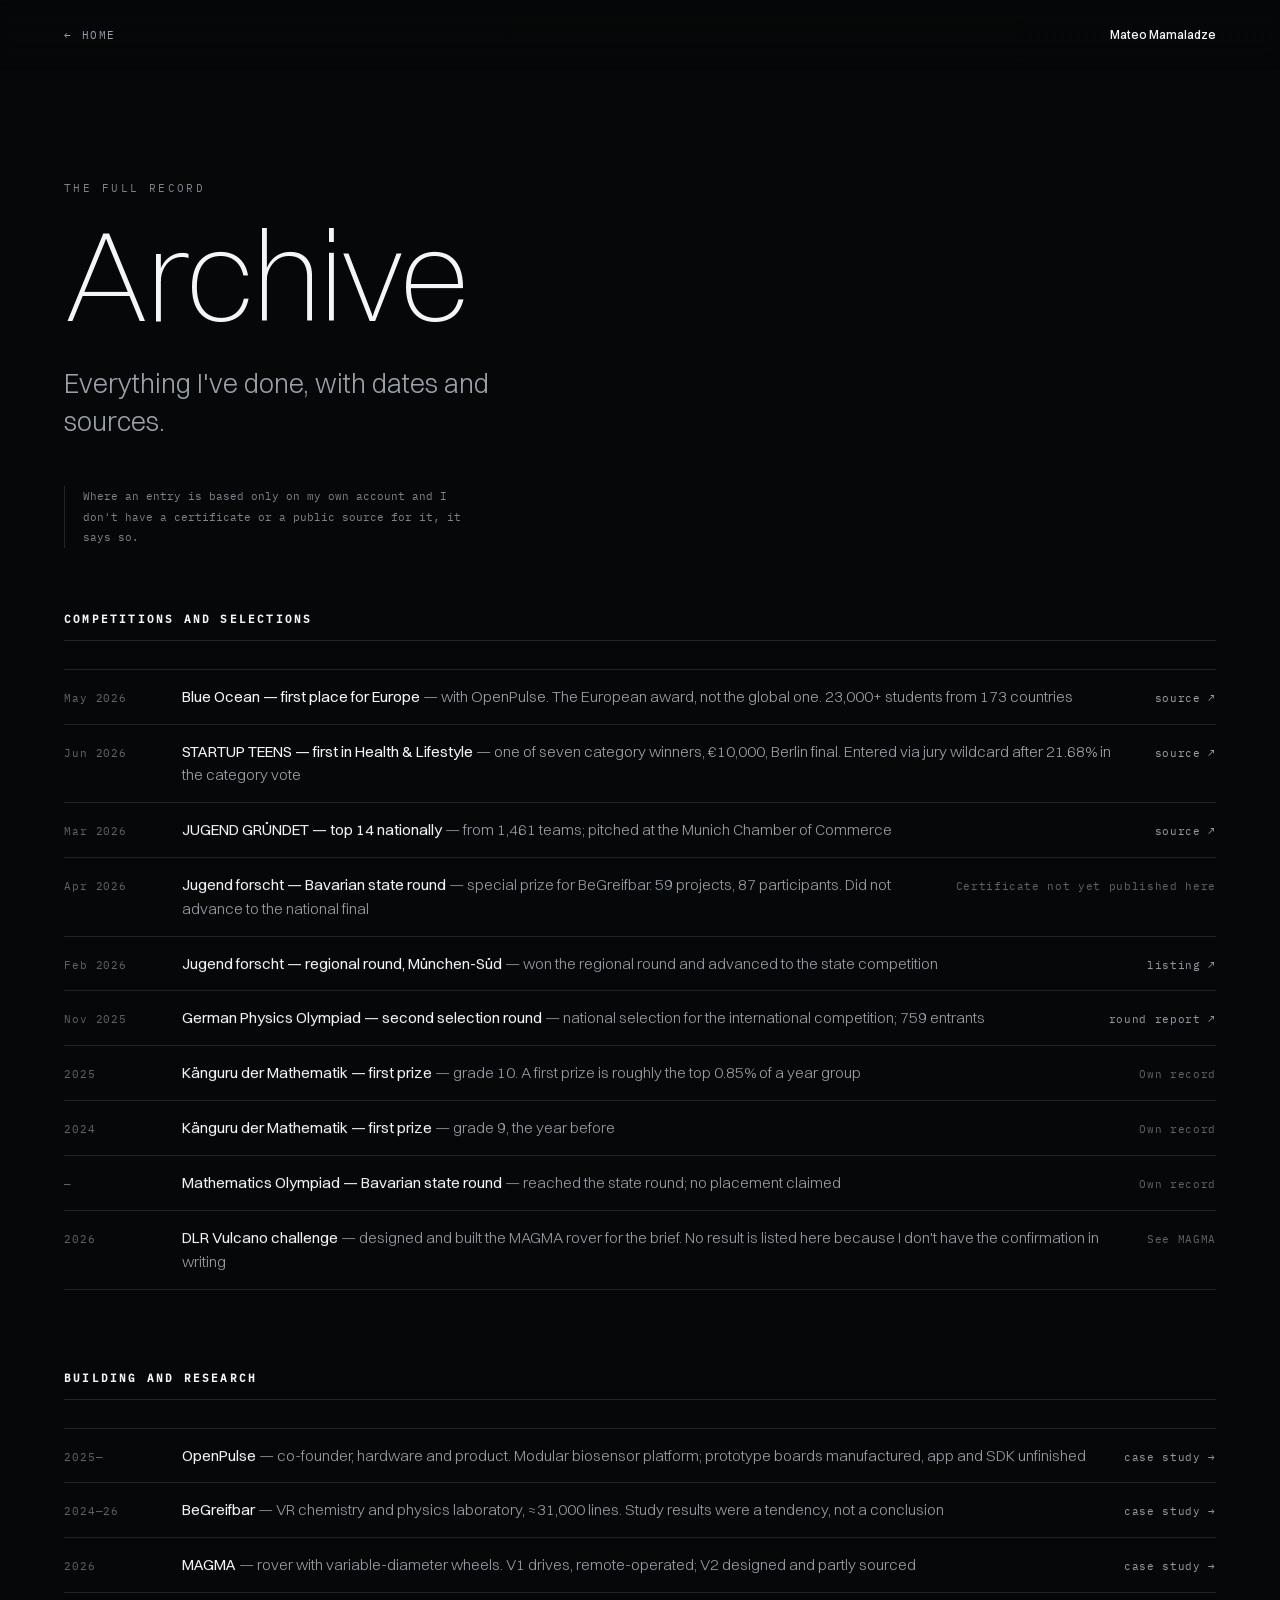
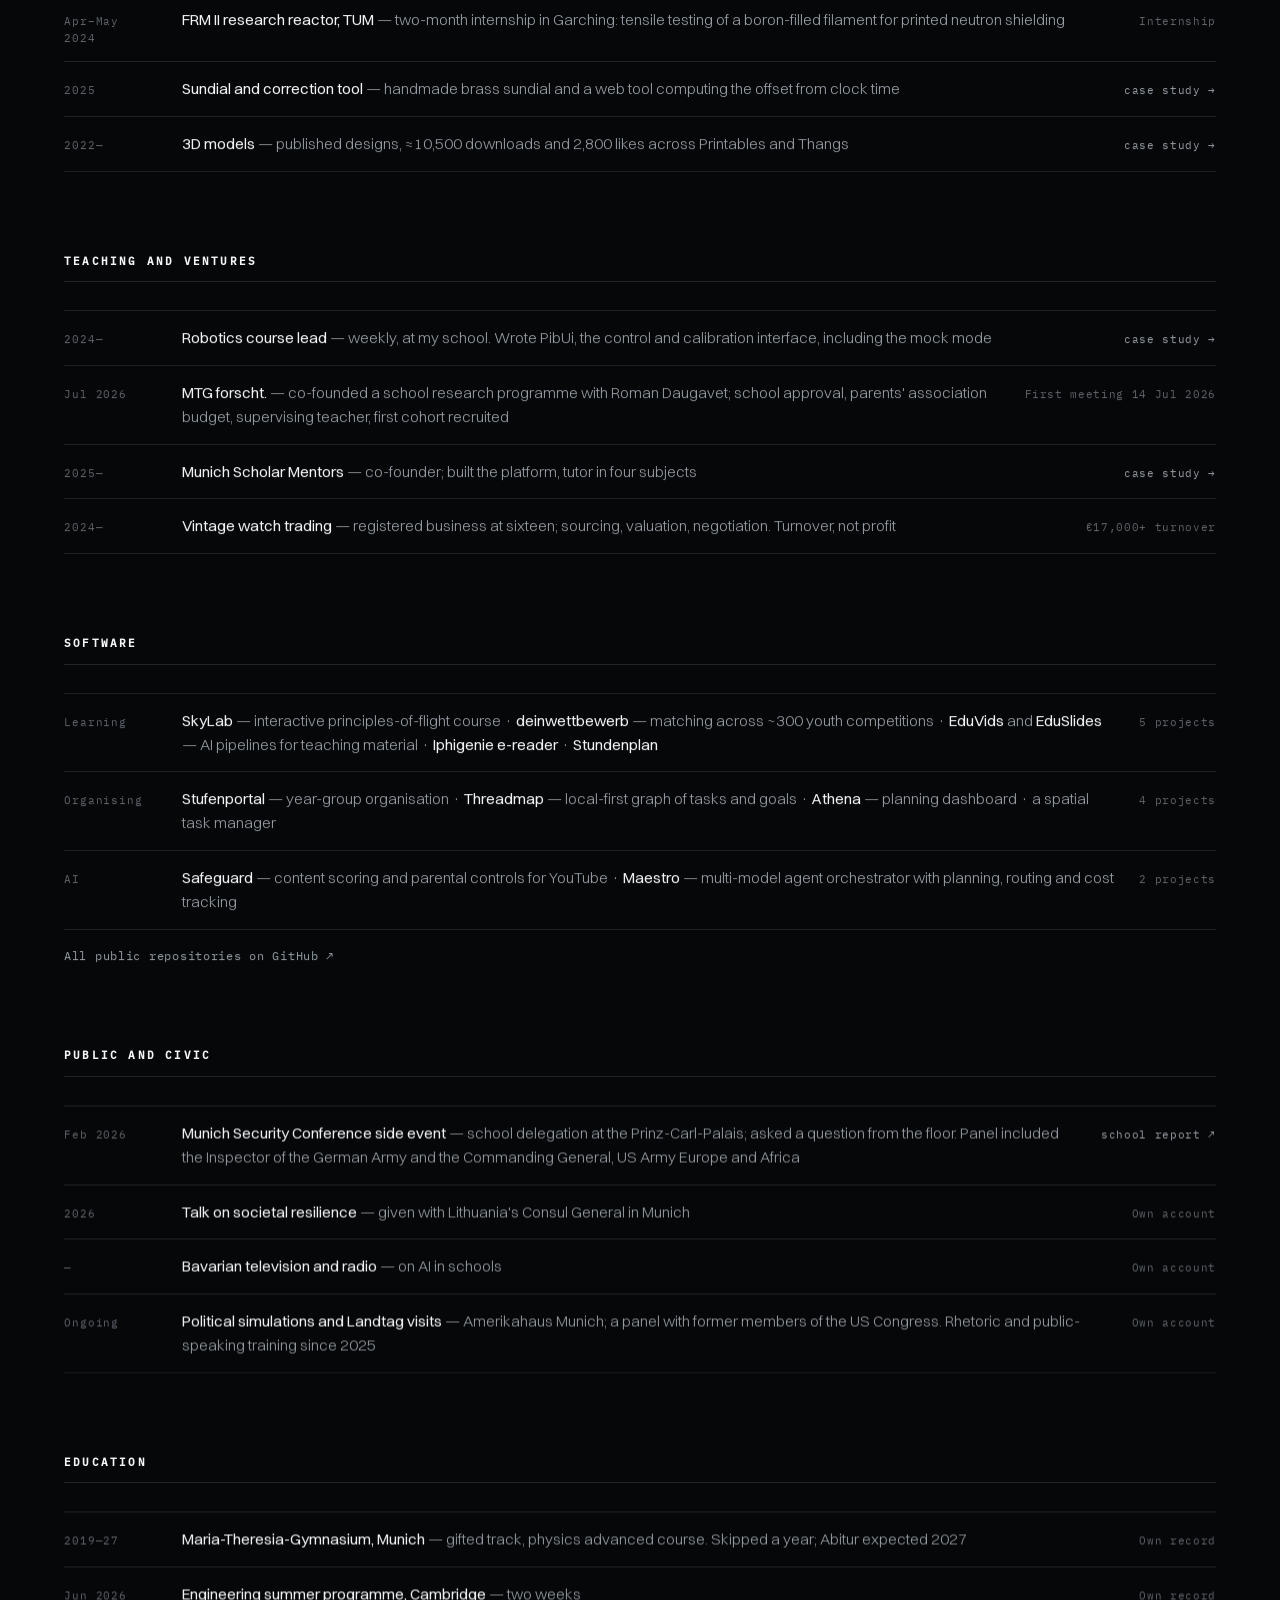
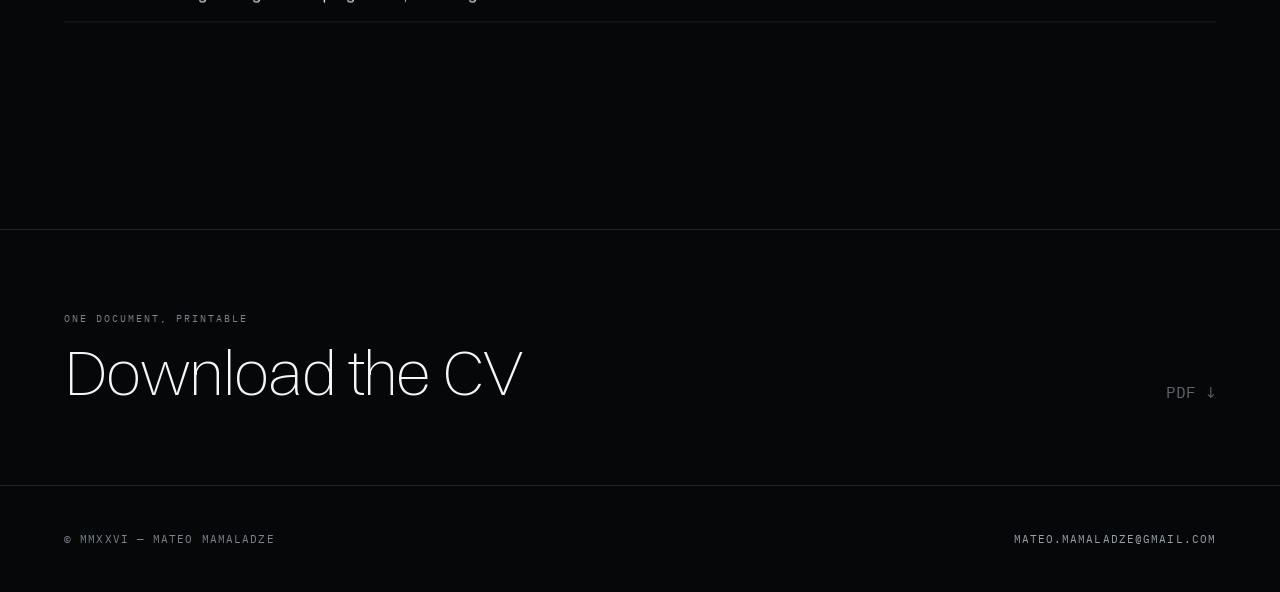
<file: archive.html>
<!DOCTYPE html>
<html lang="en">
<head>
<meta charset="UTF-8" />
<meta name="viewport" content="width=device-width, initial-scale=1.0" />
<title>Archive — Mateo Mamaladze</title>
<meta name="description" content="Everything I've done, with dates and sources. Where an entry is based only on my own account, it says so." />
<link rel="icon" type="image/svg+xml" href="assets/favicon.svg" />
<meta name="theme-color" content="#060708" />
<meta property="og:title" content="Archive — Mateo Mamaladze" />
<meta property="og:description" content="Everything I've done, with dates and sources." />
<meta property="og:image" content="https://mateo-gepard.github.io/the-ascent/assets/og.png" />
<link rel="stylesheet" href="css/style.css" />
<link rel="stylesheet" href="css/page.css" />
</head>
<body>

<div class="progress" aria-hidden="true"><i id="progressBar"></i></div>

<nav class="pnav">
  <a class="pnav__back" href="index.html"><i>←</i> Home</a>
  <a class="pnav__name" href="index.html">Mateo Mamaladze</a>
</nav>

<header class="phead">
  <span class="phead__kicker">The full record</span>
  <h1 class="phead__title" data-line><span>Archive</span></h1>
  <p class="phead__dek">
    Everything I've done, with dates and sources.
  </p>
  <p class="note" data-reveal style="margin-top:clamp(30px,5vh,54px)">
    Where an entry is based only on my own account and I don't have a
    certificate or a public source for it, it says so.
  </p>
</header>

<main class="pbody">

  <section class="psec">
    <h2 class="psec__h">Competitions and selections</h2>
    <div class="lgroup" style="padding:0">
      <div class="lrow" data-reveal>
        <i>May 2026</i><p><b>Blue Ocean — first place for Europe</b> <span>— with OpenPulse. The European award, not the global one. 23,000+ students from 173 countries</span></p><em><a class="link" href="https://blueoceancompetition.org/2025-2026-winners/" target="_blank" rel="noopener">source ↗</a></em>
      </div>
      <div class="lrow" data-reveal>
        <i>Jun 2026</i><p><b>STARTUP TEENS — first in Health &amp; Lifestyle</b> <span>— one of seven category winners, €10,000, Berlin final. Entered via jury wildcard after 21.68% in the category vote</span></p><em><a class="link" href="https://www.startupteens.de/news/unsere-challenge-gewinnerinnen-und-finalistinnen-2026/" target="_blank" rel="noopener">source ↗</a></em>
      </div>
      <div class="lrow" data-reveal>
        <i>Mar 2026</i><p><b>JUGEND GRÜNDET — top 14 nationally</b> <span>— from 1,461 teams; pitched at the Munich Chamber of Commerce</span></p><em><a class="link" href="https://www.jugend-gruendet.de/pitch-events-2026/" target="_blank" rel="noopener">source ↗</a></em>
      </div>
      <div class="lrow" data-reveal>
        <i>Apr 2026</i><p><b>Jugend forscht — Bavarian state round</b> <span>— special prize for BeGreifbar. 59 projects, 87 participants. Did not advance to the national final</span></p><em>Certificate not yet published here</em>
      </div>
      <div class="lrow" data-reveal>
        <i>Feb 2026</i><p><b>Jugend forscht — regional round, München-Süd</b> <span>— won the regional round and advanced to the state competition</span></p><em><a class="link" href="https://www.jugend-forscht-bayern.de/" target="_blank" rel="noopener">listing ↗</a></em>
      </div>
      <div class="lrow" data-reveal>
        <i>Nov 2025</i><p><b>German Physics Olympiad — second selection round</b> <span>— national selection for the international competition; 759 entrants</span></p><em><a class="link" href="https://www.scienceolympiaden.de/" target="_blank" rel="noopener">round report ↗</a></em>
      </div>
      <div class="lrow" data-reveal>
        <i>2025</i><p><b>Känguru der Mathematik — first prize</b> <span>— grade 10. A first prize is roughly the top 0.85% of a year group</span></p><em>Own record</em>
      </div>
      <div class="lrow" data-reveal>
        <i>2024</i><p><b>Känguru der Mathematik — first prize</b> <span>— grade 9, the year before</span></p><em>Own record</em>
      </div>
      <div class="lrow" data-reveal>
        <i>—</i><p><b>Mathematics Olympiad — Bavarian state round</b> <span>— reached the state round; no placement claimed</span></p><em>Own record</em>
      </div>
      <div class="lrow" data-reveal>
        <i>2026</i><p><b>DLR Vulcano challenge</b> <span>— designed and built the MAGMA rover for the brief. No result is listed here because I don't have the confirmation in writing</span></p><em>See MAGMA</em>
      </div>
    </div>
  </section>

  <section class="psec">
    <h2 class="psec__h">Building and research</h2>
    <div class="lgroup" style="padding:0">
      <div class="lrow" data-reveal>
        <i>2025—</i><p><b>OpenPulse</b> <span>— co-founder, hardware and product. Modular biosensor platform; prototype boards manufactured, app and SDK unfinished</span></p><em><a class="link" href="p/openpulse.html">case study →</a></em>
      </div>
      <div class="lrow" data-reveal>
        <i>2024—26</i><p><b>BeGreifbar</b> <span>— VR chemistry and physics laboratory, ≈31,000 lines. Study results were a tendency, not a conclusion</span></p><em><a class="link" href="p/begreifbar.html">case study →</a></em>
      </div>
      <div class="lrow" data-reveal>
        <i>2026</i><p><b>MAGMA</b> <span>— rover with variable-diameter wheels. V1 drives, remote-operated; V2 designed and partly sourced</span></p><em><a class="link" href="p/magma.html">case study →</a></em>
      </div>
      <div class="lrow" data-reveal>
        <i>Apr–May 2024</i><p><b>FRM II research reactor, TUM</b> <span>— two-month internship in Garching: tensile testing of a boron-filled filament for printed neutron shielding</span></p><em>Internship</em>
      </div>
      <div class="lrow" data-reveal>
        <i>2025</i><p><b>Sundial and correction tool</b> <span>— handmade brass sundial and a web tool computing the offset from clock time</span></p><em><a class="link" href="p/sundial.html">case study →</a></em>
      </div>
      <div class="lrow" data-reveal>
        <i>2022—</i><p><b>3D models</b> <span>— published designs, ≈10,500 downloads and 2,800 likes across Printables and Thangs</span></p><em><a class="link" href="p/models.html">case study →</a></em>
      </div>
    </div>
  </section>

  <section class="psec">
    <h2 class="psec__h">Teaching and ventures</h2>
    <div class="lgroup" style="padding:0">
      <div class="lrow" data-reveal>
        <i>2024—</i><p><b>Robotics course lead</b> <span>— weekly, at my school. Wrote PibUi, the control and calibration interface, including the mock mode</span></p><em><a class="link" href="p/teaching.html">case study →</a></em>
      </div>
      <div class="lrow" data-reveal>
        <i>Jul 2026</i><p><b>MTG forscht.</b> <span>— co-founded a school research programme with Roman Daugavet; school approval, parents' association budget, supervising teacher, first cohort recruited</span></p><em>First meeting 14 Jul 2026</em>
      </div>
      <div class="lrow" data-reveal>
        <i>2025—</i><p><b>Munich Scholar Mentors</b> <span>— co-founder; built the platform, tutor in four subjects</span></p><em><a class="link" href="p/msm.html">case study →</a></em>
      </div>
      <div class="lrow" data-reveal>
        <i>2024—</i><p><b>Vintage watch trading</b> <span>— registered business at sixteen; sourcing, valuation, negotiation. Turnover, not profit</span></p><em>€17,000+ turnover</em>
      </div>
    </div>
  </section>

  <section class="psec">
    <h2 class="psec__h">Software</h2>
    <div class="lgroup" style="padding:0">
      <div class="lrow" data-reveal>
        <i>Learning</i><p><span><b>SkyLab</b> — interactive principles-of-flight course · <b>deinwettbewerb</b> — matching across ~300 youth competitions · <b>EduVids</b> and <b>EduSlides</b> — AI pipelines for teaching material · <b>Iphigenie e-reader</b> · <b>Stundenplan</b></span></p><em>5 projects</em>
      </div>
      <div class="lrow" data-reveal>
        <i>Organising</i><p><span><b>Stufenportal</b> — year-group organisation · <b>Threadmap</b> — local-first graph of tasks and goals · <b>Athena</b> — planning dashboard · a spatial task manager</span></p><em>4 projects</em>
      </div>
      <div class="lrow" data-reveal>
        <i>AI</i><p><span><b>Safeguard</b> — content scoring and parental controls for YouTube · <b>Maestro</b> — multi-model agent orchestrator with planning, routing and cost tracking</span></p><em>2 projects</em>
      </div>
      <a class="lgroup__foot mono link" href="https://github.com/mateo-gepard" target="_blank" rel="noopener" data-reveal>
        All public repositories on GitHub ↗
      </a>
    </div>
  </section>

  <section class="psec">
    <h2 class="psec__h">Public and civic</h2>
    <div class="lgroup" style="padding:0">
      <div class="lrow" data-reveal>
        <i>Feb 2026</i><p><b>Munich Security Conference side event</b> <span>— school delegation at the Prinz-Carl-Palais; asked a question from the floor. Panel included the Inspector of the German Army and the Commanding General, US Army Europe and Africa</span></p><em><a class="link" href="https://mtg.musin.de/mtg-schuelerinnen-und-schueler-besuchen-die-muenchner-sicherheitskonferenz/" target="_blank" rel="noopener">school report ↗</a></em>
      </div>
      <div class="lrow" data-reveal>
        <i>2026</i><p><b>Talk on societal resilience</b> <span>— given with Lithuania's Consul General in Munich</span></p><em>Own account</em>
      </div>
      <div class="lrow" data-reveal>
        <i>—</i><p><b>Bavarian television and radio</b> <span>— on AI in schools</span></p><em>Own account</em>
      </div>
      <div class="lrow" data-reveal>
        <i>Ongoing</i><p><b>Political simulations and Landtag visits</b> <span>— Amerikahaus Munich; a panel with former members of the US Congress. Rhetoric and public-speaking training since 2025</span></p><em>Own account</em>
      </div>
    </div>
  </section>

  <section class="psec">
    <h2 class="psec__h">Education</h2>
    <div class="lgroup" style="padding:0">
      <div class="lrow" data-reveal>
        <i>2019—27</i><p><b>Maria-Theresia-Gymnasium, Munich</b> <span>— gifted track, physics advanced course. Skipped a year; Abitur expected 2027</span></p><em>Own record</em>
      </div>
      <div class="lrow" data-reveal>
        <i>Jun 2026</i><p><b>Engineering summer programme, Cambridge</b> <span>— two weeks</span></p><em>Own record</em>
      </div>
    </div>
  </section>

</main>

<a class="pnext" href="assets/mateo-mamaladze-cv.pdf" download>
  <div><span class="pnext__l">One document, printable</span><span class="pnext__t">Download the CV</span></div>
  <span class="mono dim">PDF ↓</span>
</a>

<footer class="pfoot">
  <span>© MMXXVI — Mateo Mamaladze</span>
  <span><a href="mailto:mateo.mamaladze@gmail.com">mateo.mamaladze@gmail.com</a></span>
</footer>

<script src="js/vendor/gsap.min.js"></script>
<script src="js/vendor/ScrollTrigger.min.js"></script>
<script src="js/page.js"></script>
</body>
</html>
</file>
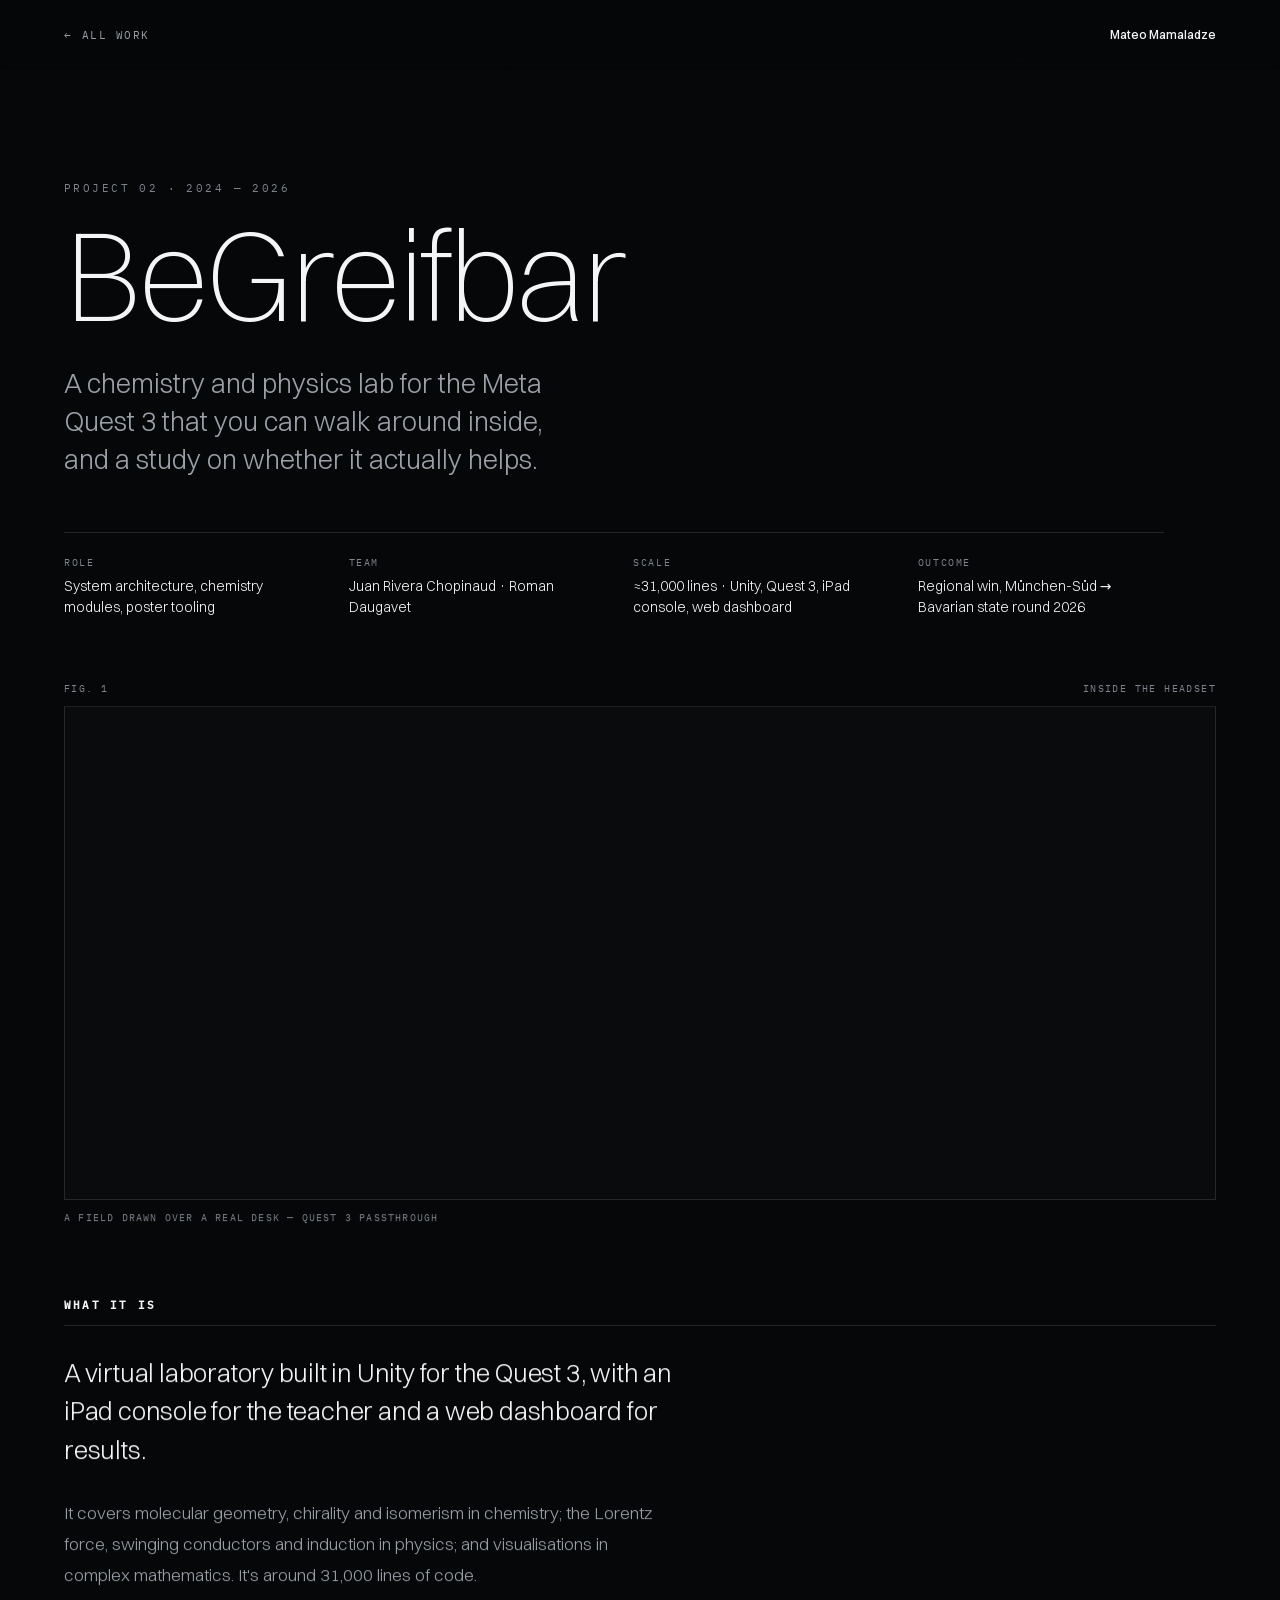
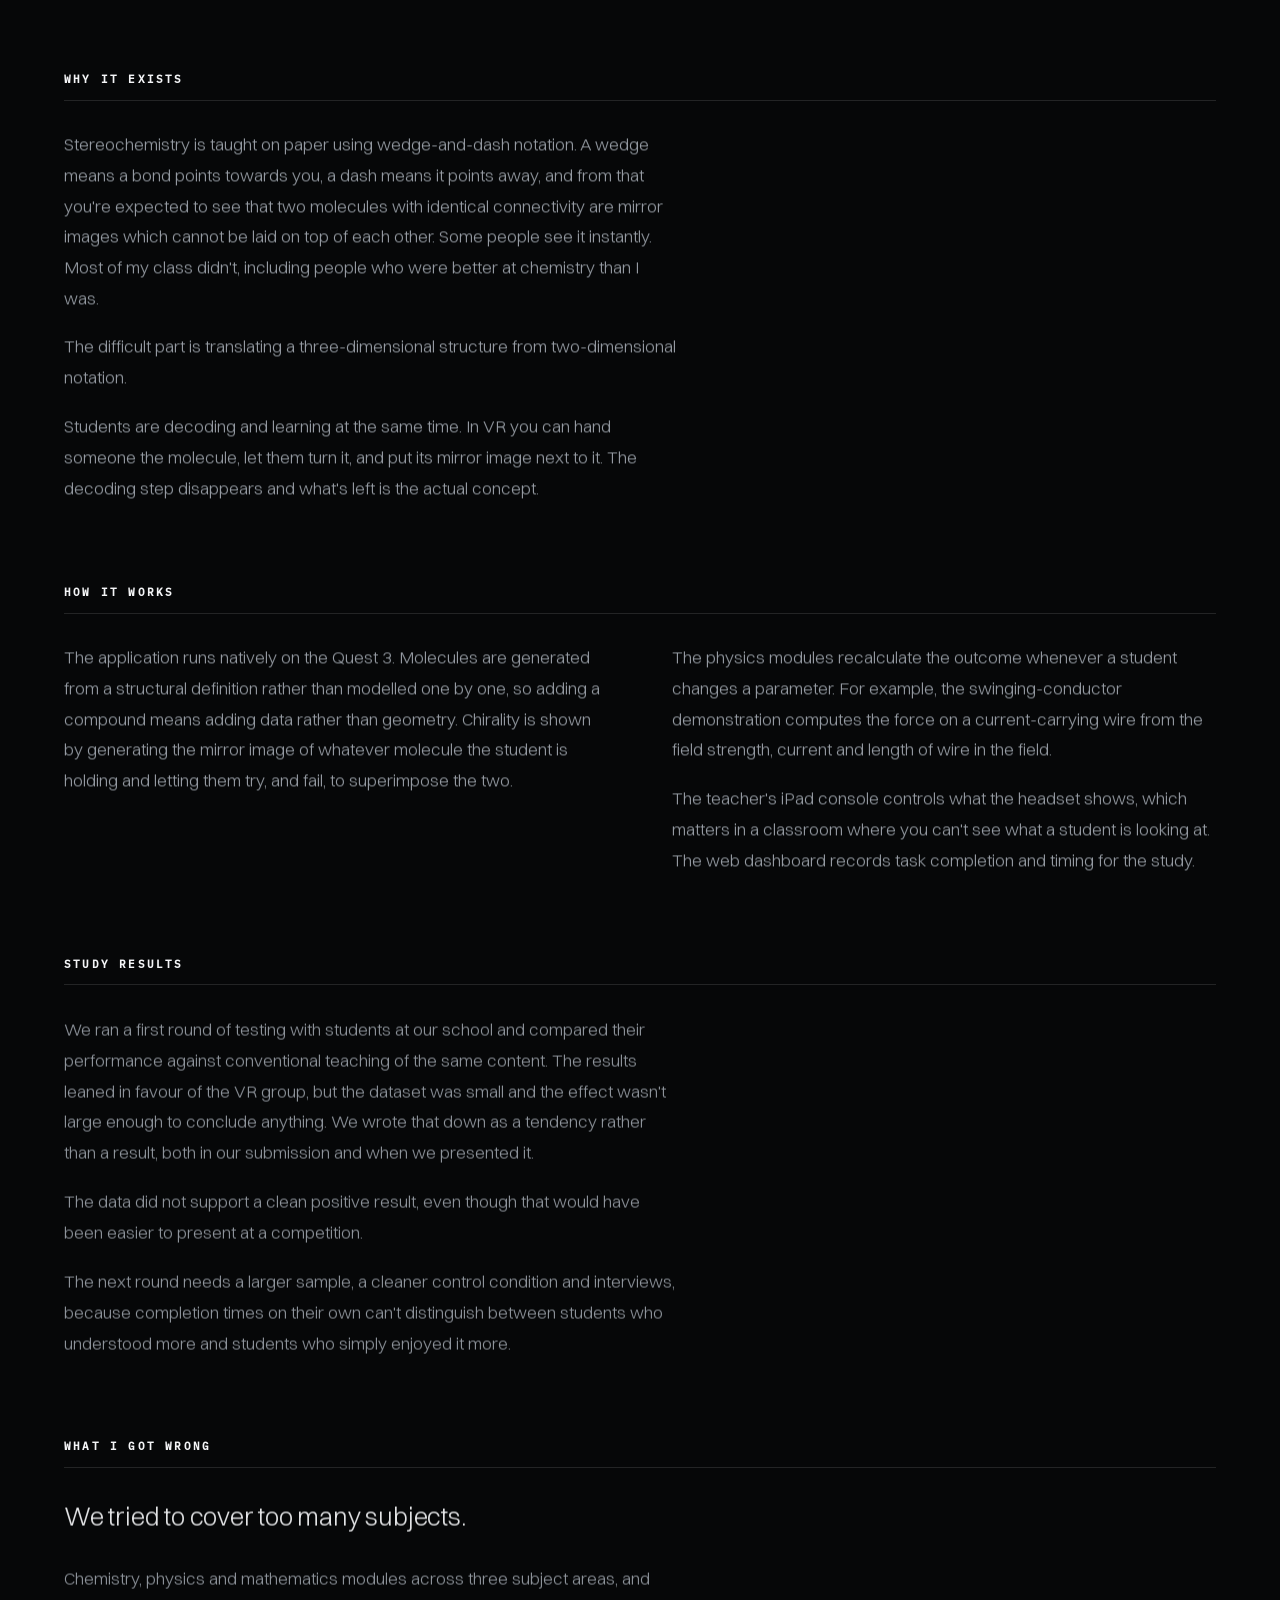
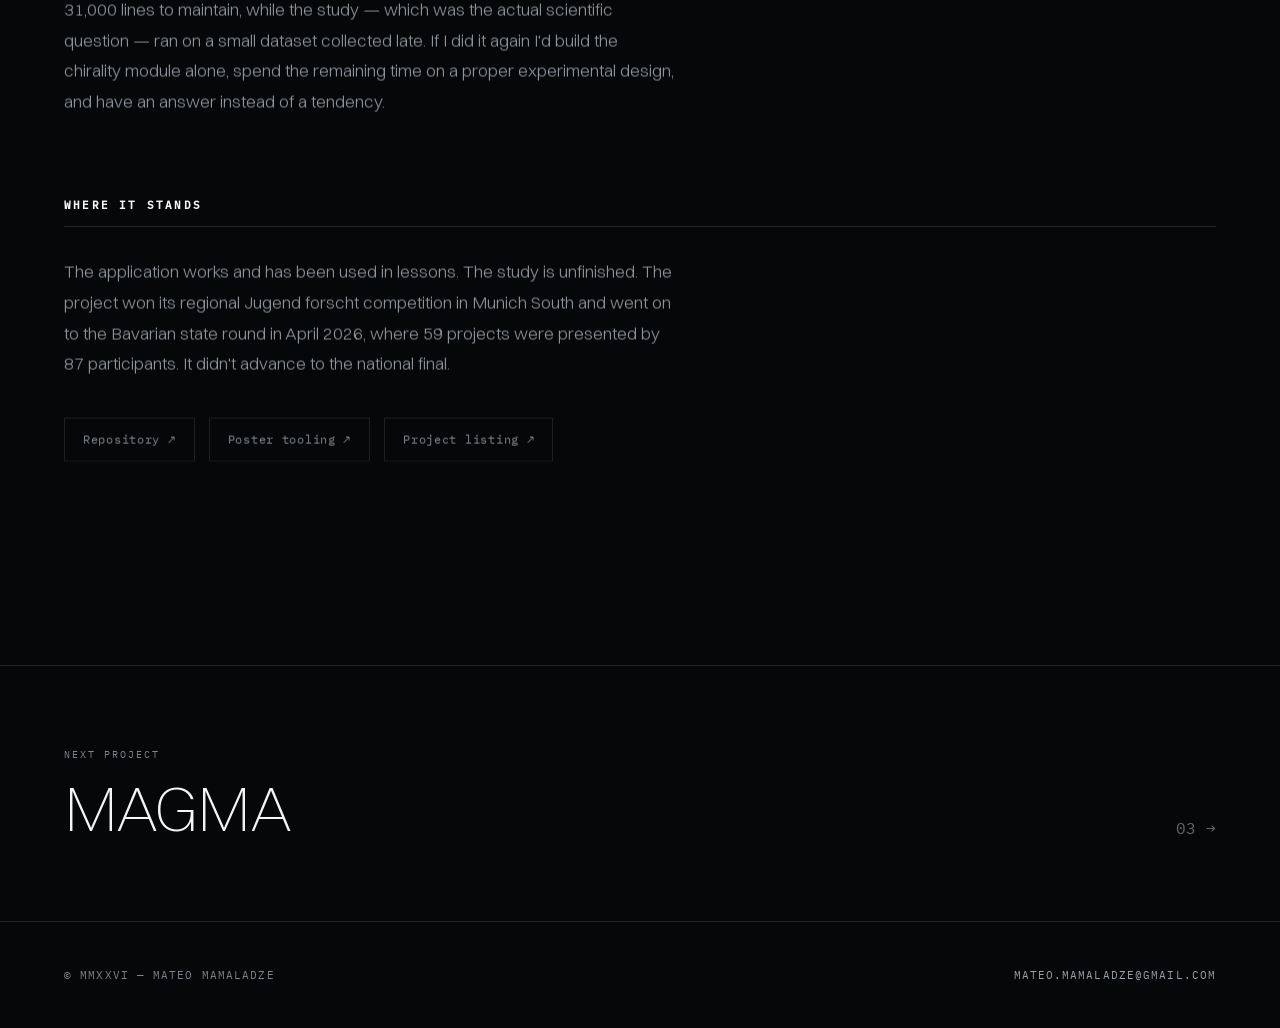
<file: p/begreifbar.html>
<!DOCTYPE html>
<html lang="en">
<head>
<meta charset="UTF-8" />
<meta name="viewport" content="width=device-width, initial-scale=1.0" />
<title>BeGreifbar — Mateo Mamaladze</title>
<meta name="description" content="A chemistry and physics lab for the Meta Quest 3 that you can walk around inside, and a study on whether it actually helps." />
<link rel="icon" type="image/svg+xml" href="../assets/favicon.svg" />
<meta name="theme-color" content="#060708" />
<meta property="og:title" content="BeGreifbar — Mateo Mamaladze" />
<meta property="og:description" content="A chemistry and physics lab for the Meta Quest 3 that you can walk around inside, and a study on whether it actually helps." />
<meta property="og:image" content="https://mateo-gepard.github.io/the-ascent/assets/og.png" />
<link rel="stylesheet" href="../css/style.css" />
<link rel="stylesheet" href="../css/page.css" />
</head>
<body>

<div class="progress" aria-hidden="true"><i id="progressBar"></i></div>

<nav class="pnav">
  <a class="pnav__back" href="../index.html"><i>←</i> All work</a>
  <a class="pnav__name" href="../index.html">Mateo Mamaladze</a>
</nav>

<header class="phead">
  <span class="phead__kicker">Project 02 · 2024 — 2026</span>
  <h1 class="phead__title" data-line><span>BeGreifbar</span></h1>
  <p class="phead__dek">
    A chemistry and physics lab for the Meta Quest 3 that you can walk around
    inside, and a study on whether it actually helps.
  </p>
  <dl class="phead__facts" data-reveal>
    <div><dt>Role</dt><dd>System architecture, chemistry modules, poster tooling</dd></div>
    <div><dt>Team</dt><dd>Juan Rivera Chopinaud · Roman Daugavet</dd></div>
    <div><dt>Scale</dt><dd>≈31,000 lines · Unity, Quest 3, iPad console, web dashboard</dd></div>
    <div><dt>Outcome</dt><dd>Regional win, München-Süd → Bavarian state round 2026</dd></div>
  </dl>
</header>

<figure class="plate plate--full" style="margin-bottom:clamp(50px,8vh,90px)">
  <span class="plate__head" data-reveal><i>Fig. 1</i><i>Inside the headset</i></span>
  <div class="plate__frame plate__frame--pano grade">
    <video src="../assets/vr-loop.mp4" data-ambient muted loop playsinline preload="metadata"
           aria-label="Recording from inside the BeGreifbar VR laboratory"></video>
  </div>
  <span class="plate__cap" data-reveal>A field drawn over a real desk — Quest 3 passthrough</span>
</figure>

<main class="pbody">

  <section class="psec">
    <h2 class="psec__h">What it is</h2>
    <div class="prose">
      <p class="lede" data-reveal>
        A virtual laboratory built in Unity for the Quest 3, with an iPad console
        for the teacher and a web dashboard for results.
      </p>
      <p data-reveal>
        It covers molecular geometry, chirality and isomerism in chemistry; the
        Lorentz force, swinging conductors and induction in physics; and
        visualisations in complex mathematics. It's around 31,000 lines of code.
      </p>
    </div>
  </section>

  <section class="psec">
    <h2 class="psec__h">Why it exists</h2>
    <div class="prose">
      <p data-reveal>
        Stereochemistry is taught on paper using wedge-and-dash notation. A wedge
        means a bond points towards you, a dash means it points away, and from
        that you're expected to see that two molecules with identical
        connectivity are mirror images which cannot be laid on top of each other.
        Some people see it instantly. Most of my class didn't, including people
        who were better at chemistry than I was.
      </p>
      <p data-reveal>
        The difficult part is translating a three-dimensional structure from
        two-dimensional notation.
      </p>
      <p data-reveal>
        Students are decoding and learning at the same time. In VR you can hand
        someone the molecule, let them turn it, and put its mirror image next to
        it. The decoding step disappears and what's left is the actual concept.
      </p>
    </div>
  </section>

  <section class="psec">
    <h2 class="psec__h">How it works</h2>
    <div class="prose prose--wide">
      <p data-reveal>
        The application runs natively on the Quest 3. Molecules are generated
        from a structural definition rather than modelled one by one, so adding a
        compound means adding data rather than geometry. Chirality is shown by
        generating the mirror image of whatever molecule the student is holding
        and letting them try, and fail, to superimpose the two.
      </p>
      <p data-reveal>
        The physics modules recalculate the outcome whenever a student changes a
        parameter. For example, the swinging-conductor demonstration computes
        the force on a current-carrying wire from the field strength, current and
        length of wire in the field.
      </p>
      <p data-reveal>
        The teacher's iPad console controls what the headset shows, which matters
        in a classroom where you can't see what a student is looking at. The web
        dashboard records task completion and timing for the study.
      </p>
    </div>
  </section>

  <section class="psec">
    <h2 class="psec__h">Study results</h2>
    <div class="prose">
      <p data-reveal>
        We ran a first round of testing with students at our school and compared
        their performance against conventional teaching of the same content. The
        results leaned in favour of the VR group, but the dataset was small and
        the effect wasn't large enough to conclude anything. We wrote that down
        as a tendency rather than a result, both in our submission and when we
        presented it.
      </p>
      <p data-reveal>
        The data did not support a clean positive result, even though that would
        have been easier to present at a competition.
      </p>
      <p data-reveal>
        The next round needs a larger sample, a cleaner control condition and
        interviews, because completion times on their own can't distinguish
        between students who understood more and students who simply enjoyed it
        more.
      </p>
    </div>
  </section>

  <section class="psec">
    <h2 class="psec__h">What I got wrong</h2>
    <div class="prose">
      <p class="lede" data-reveal>We tried to cover too many subjects.</p>
      <p data-reveal>
        Chemistry, physics and mathematics modules across three subject areas,
        and 31,000 lines to maintain, while the study — which was the actual
        scientific question — ran on a small dataset collected late. If I did it
        again I'd build the chirality module alone, spend the remaining time on a
        proper experimental design, and have an answer instead of a tendency.
      </p>
    </div>
  </section>

  <section class="psec">
    <h2 class="psec__h">Where it stands</h2>
    <div class="prose">
      <p data-reveal>
        The application works and has been used in lessons. The study is
        unfinished. The project won its regional Jugend forscht competition in
        Munich South and went on to the Bavarian state round in April 2026, where
        59 projects were presented by 87 participants. It didn't advance to the
        national final.
      </p>
    </div>
    <div class="plinks" data-reveal style="margin-top:clamp(26px,4vh,44px)">
      <a href="https://github.com/mateo-gepard/JugendForscht" target="_blank" rel="noopener">Repository ↗</a>
      <a href="https://github.com/mateo-gepard/PlakateJugendForscht" target="_blank" rel="noopener">Poster tooling ↗</a>
      <a href="https://www.jugend-forscht-bayern.de/" target="_blank" rel="noopener">Project listing ↗</a>
    </div>
  </section>

</main>

<a class="pnext" href="magma.html">
  <div><span class="pnext__l">Next project</span><span class="pnext__t">MAGMA</span></div>
  <span class="mono dim">03 →</span>
</a>

<footer class="pfoot">
  <span>© MMXXVI — Mateo Mamaladze</span>
  <span><a href="mailto:mateo.mamaladze@gmail.com">mateo.mamaladze@gmail.com</a></span>
</footer>

<script src="../js/vendor/gsap.min.js"></script>
<script src="../js/vendor/ScrollTrigger.min.js"></script>
<script src="../js/page.js"></script>
</body>
</html>
</file>
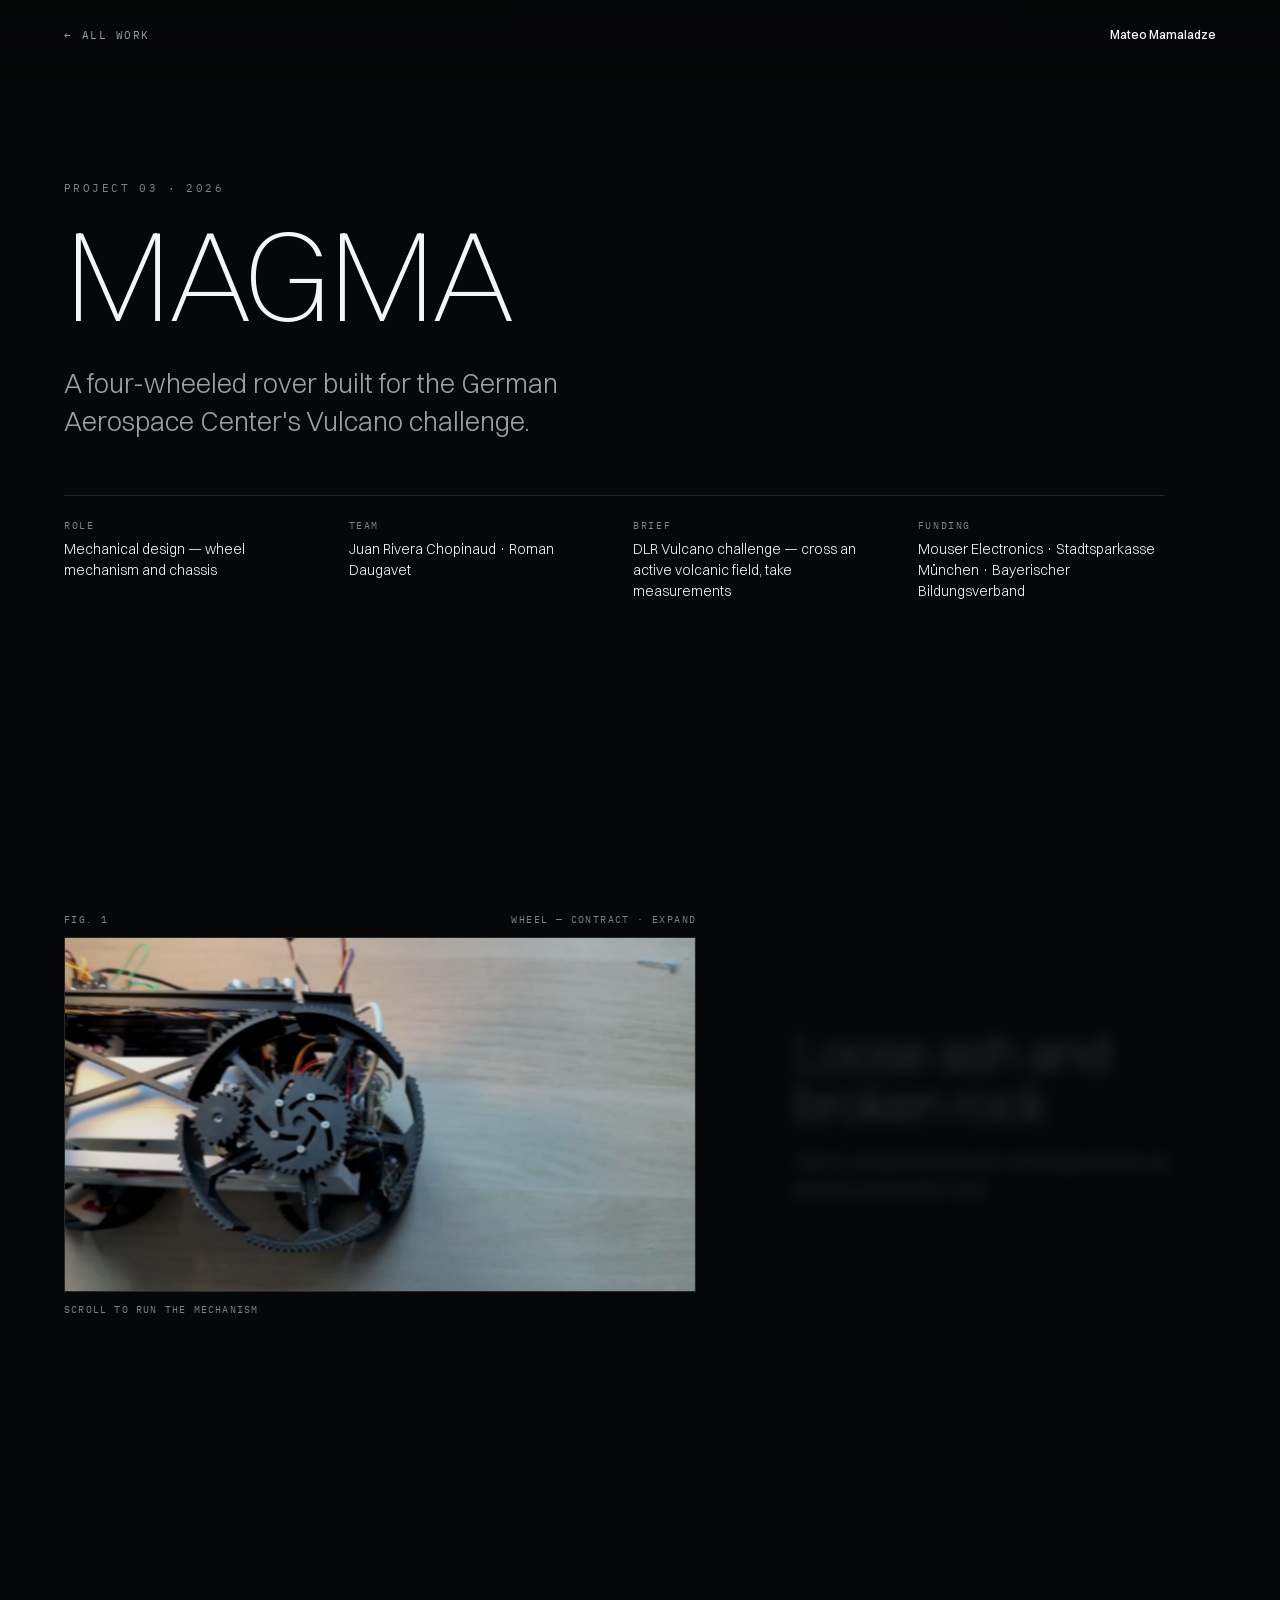
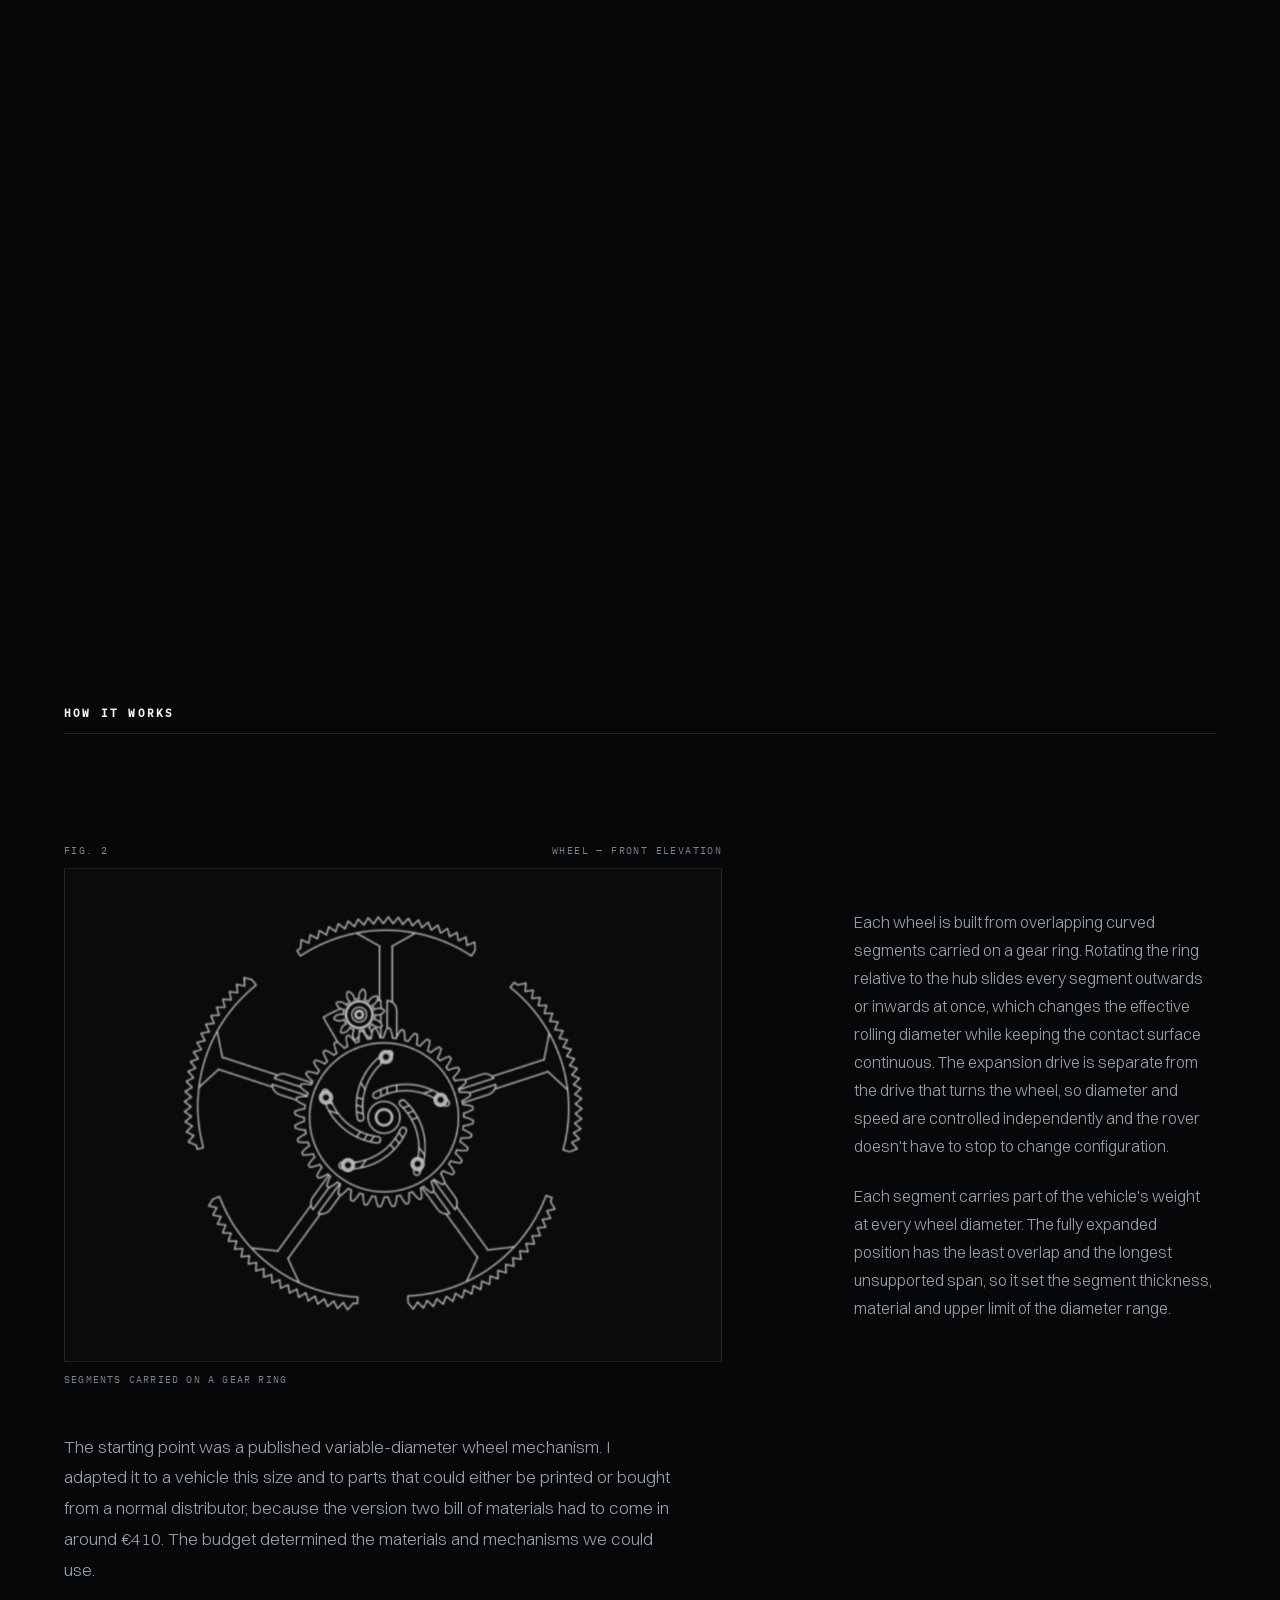
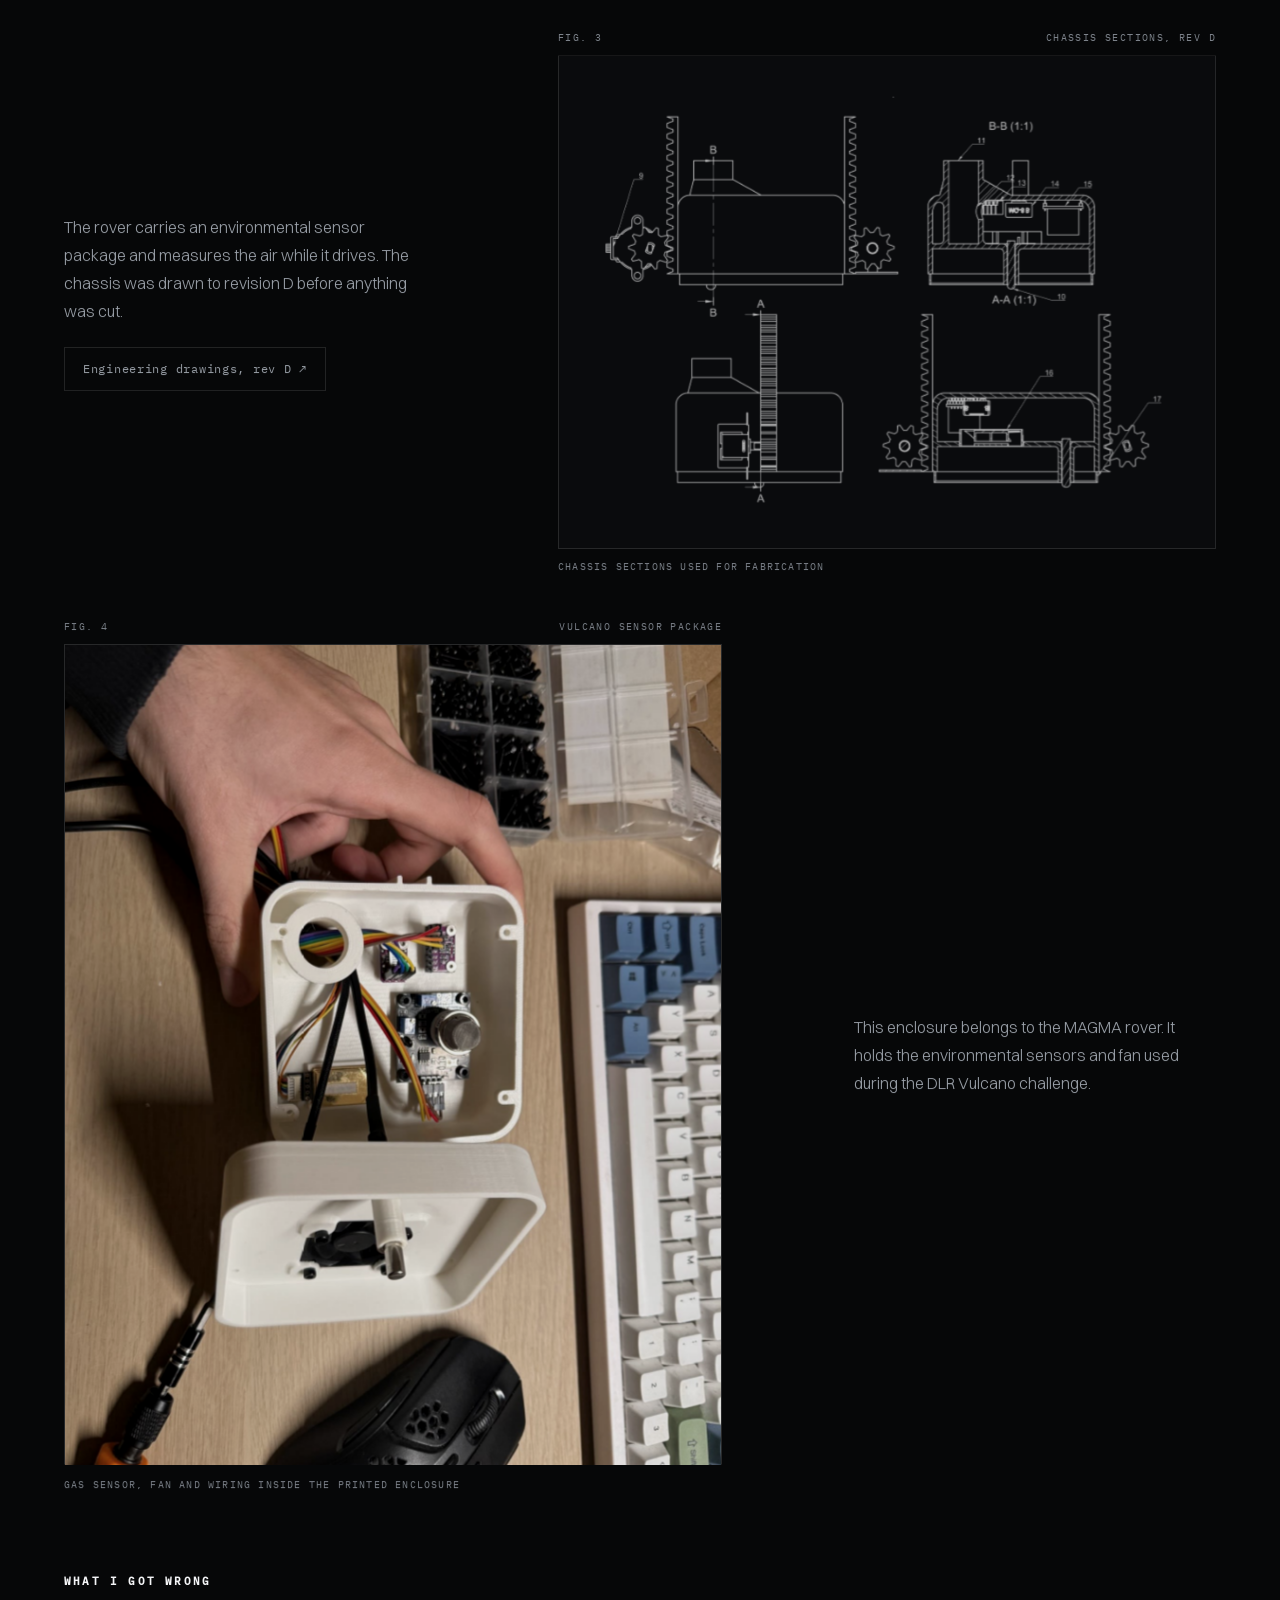
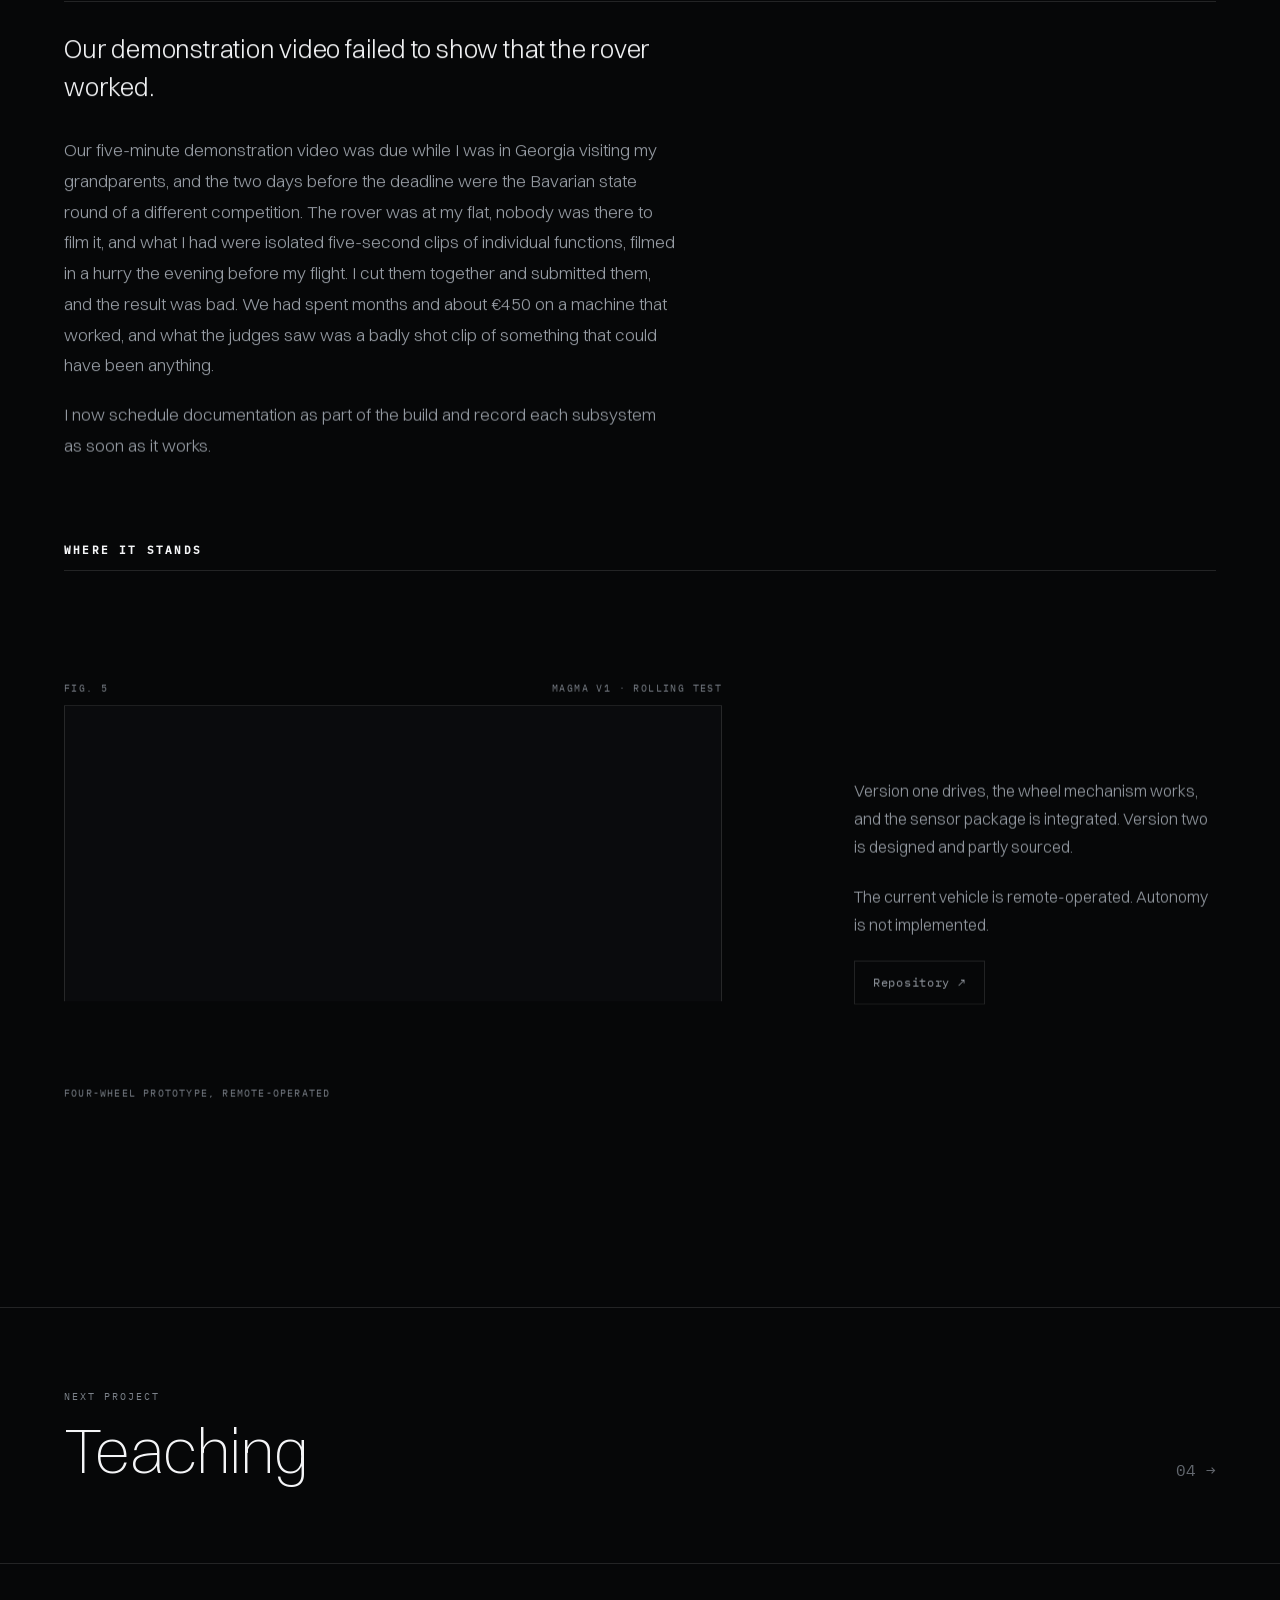
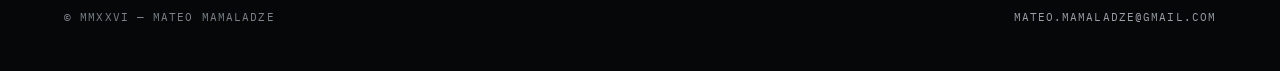
<file: p/magma.html>
<!DOCTYPE html>
<html lang="en">
<head>
<meta charset="UTF-8" />
<meta name="viewport" content="width=device-width, initial-scale=1.0" />
<title>MAGMA — Mateo Mamaladze</title>
<meta name="description" content="A rover for volcanic terrain, with wheels that change diameter as the ground changes." />
<link rel="icon" type="image/svg+xml" href="../assets/favicon.svg" />
<meta name="theme-color" content="#060708" />
<meta property="og:title" content="MAGMA — Mateo Mamaladze" />
<meta property="og:description" content="A rover for volcanic terrain, with wheels that change diameter as the ground changes." />
<meta property="og:image" content="https://mateo-gepard.github.io/the-ascent/assets/og.png" />
<link rel="stylesheet" href="../css/style.css" />
<link rel="stylesheet" href="../css/page.css" />
</head>
<body>

<div class="progress" aria-hidden="true"><i id="progressBar"></i></div>

<nav class="pnav">
  <a class="pnav__back" href="../index.html"><i>←</i> All work</a>
  <a class="pnav__name" href="../index.html">Mateo Mamaladze</a>
</nav>

<header class="phead">
  <span class="phead__kicker">Project 03 · 2026</span>
  <h1 class="phead__title" data-line><span>MAGMA</span></h1>
  <p class="phead__dek">
    A four-wheeled rover built for the German Aerospace Center's Vulcano
    challenge.
  </p>
  <dl class="phead__facts" data-reveal>
    <div><dt>Role</dt><dd>Mechanical design — wheel mechanism and chassis</dd></div>
    <div><dt>Team</dt><dd>Juan Rivera Chopinaud · Roman Daugavet</dd></div>
    <div><dt>Brief</dt><dd>DLR Vulcano challenge — cross an active volcanic field, take measurements</dd></div>
    <div><dt>Funding</dt><dd>Mouser Electronics · Stadtsparkasse München · Bayerischer Bildungsverband</dd></div>
  </dl>
</header>

<!-- ============ THE WHEEL: scroll-scrubbed mechanism ============ -->
<div class="wheelstage" id="wheelStage">
  <div class="wheelstage__pin">
    <figure class="plate wheelstage__plate">
      <span class="plate__head"><i>Fig. 1</i><i>Wheel — contract · expand</i></span>
      <div class="plate__frame plate__frame--169 grade">
        <video class="wheelstage__video" id="wheelVideo" playsinline muted preload="none"
               poster="../assets/wheel-poster.jpg">
          <source src="../assets/wheel-scrub.mp4" type='video/mp4; codecs="avc1.64001F"' />
        </video>
      </div>
      <span class="plate__cap">Scroll to run the mechanism</span>
    </figure>
    <div class="wheelstage__scenes">
      <div class="wheelstage__scene" data-wscene="a">
        <h3>Loose ash and broken rock</h3>
        <p>Narrow wheels sink into ash, while large wheels can jam between
           broken rocks.</p>
      </div>
      <div class="wheelstage__scene" data-wscene="b">
        <h3>The wheel changes diameter while the rover moves</h3>
        <p>Curved segments on a gear ring slide outwards or inwards together,
           while the rover keeps moving.</p>
      </div>
    </div>
  </div>
</div>

<main class="pbody">

  <section class="psec">
    <h2 class="psec__h">How it works</h2>
    <div class="row">
      <figure class="plate row__media">
        <span class="plate__head" data-reveal><i>Fig. 2</i><i>Wheel — front elevation</i></span>
        <div class="plate__frame plate__frame--43 plate__frame--contain">
          <img loading="lazy" decoding="async" src="../assets/drawings/magma-wheel-front-transparent.png"
               alt="Engineering drawing of the variable-diameter wheel, front elevation" />
        </div>
        <span class="plate__cap" data-reveal>Segments carried on a gear ring</span>
      </figure>
      <div class="copy row__copy">
        <p data-reveal>
          Each wheel is built from overlapping curved segments carried on a gear
          ring. Rotating the ring relative to the hub slides every segment
          outwards or inwards at once, which changes the effective rolling
          diameter while keeping the contact surface continuous. The expansion
          drive is separate from the drive that turns the wheel, so diameter and
          speed are controlled independently and the rover doesn't have to stop
          to change configuration.
        </p>
        <p data-reveal>
          Each segment carries part of the vehicle's weight at every wheel
          diameter. The fully expanded position has the least overlap and the
          longest unsupported span, so it set the segment thickness, material and
          upper limit of the diameter range.
        </p>
      </div>
    </div>

    <div class="prose" style="margin-top:clamp(34px,5vh,56px)">
      <p data-reveal>
        The starting point was a published variable-diameter wheel mechanism. I
        adapted it to a vehicle this size and to parts that could either be
        printed or bought from a normal distributor, because the version two bill
        of materials had to come in around €410. The budget determined the
        materials and mechanisms we could use.
      </p>
    </div>

    <div class="row row--rev" style="padding-top:clamp(30px,5vh,60px)">
      <figure class="plate row__media">
        <span class="plate__head" data-reveal><i>Fig. 3</i><i>Chassis sections, rev D</i></span>
        <div class="plate__frame plate__frame--43 plate__frame--contain">
          <img loading="lazy" decoding="async" src="../assets/drawings/magma-chassis-sections-transparent.png"
               alt="Engineering sections of the MAGMA chassis" />
        </div>
        <span class="plate__cap" data-reveal>Chassis sections used for fabrication</span>
      </figure>
      <div class="copy row__copy">
        <p data-reveal>
          The rover carries an environmental sensor package and measures the air
          while it drives. The chassis was drawn to revision D before anything was
          cut.
        </p>
        <div class="plinks" data-reveal>
          <a href="../assets/docs/magma_engineering_revD.pdf" target="_blank" rel="noopener">Engineering drawings, rev D ↗</a>
        </div>
      </div>
    </div>

    <div class="row" style="padding-top:clamp(30px,5vh,60px)">
      <figure class="plate row__media">
        <span class="plate__head" data-reveal><i>Fig. 4</i><i>Vulcano sensor package</i></span>
        <div class="plate__frame plate__frame--45 grade">
          <img loading="lazy" decoding="async" width="1400" height="1866"
               src="../assets/img/magma-sensor-enclosure-portrait.jpg"
               alt="The open environmental sensor enclosure built for the MAGMA Vulcano rover" />
        </div>
        <span class="plate__cap" data-reveal>Gas sensor, fan and wiring inside the printed enclosure</span>
      </figure>
      <div class="copy row__copy">
        <p data-reveal>
          This enclosure belongs to the MAGMA rover. It holds the environmental
          sensors and fan used during the DLR Vulcano challenge.
        </p>
      </div>
    </div>
  </section>

  <section class="psec">
    <h2 class="psec__h">What I got wrong</h2>
    <div class="prose">
      <p class="lede" data-reveal>
        Our demonstration video failed to show that the rover worked.
      </p>
      <p data-reveal>
        Our five-minute demonstration video was due while I was in Georgia
        visiting my grandparents, and the two days before the deadline were the
        Bavarian state round of a different competition. The rover was at my
        flat, nobody was there to film it, and what I had were isolated
        five-second clips of individual functions, filmed in a hurry the evening
        before my flight. I cut them together and submitted them, and the result
        was bad. We had spent months and about €450 on a machine that worked, and
        what the judges saw was a badly shot clip of something that could have
        been anything.
      </p>
      <p data-reveal>
        I now schedule documentation as part of the build and record each
        subsystem as soon as it works.
      </p>
    </div>
  </section>

  <section class="psec">
    <h2 class="psec__h">Where it stands</h2>
    <div class="row">
      <figure class="plate row__media">
        <span class="plate__head" data-reveal><i>Fig. 5</i><i>MAGMA V1 · rolling test</i></span>
        <div class="plate__frame plate__frame--169 grade">
          <video src="../assets/rover-loop.mp4" data-ambient muted loop playsinline preload="metadata"
                 aria-label="The MAGMA rover driving"></video>
        </div>
        <span class="plate__cap" data-reveal>Four-wheel prototype, remote-operated</span>
      </figure>
      <div class="copy row__copy">
        <p data-reveal>
          Version one drives, the wheel mechanism works, and the sensor package is
          integrated. Version two is designed and partly sourced.
        </p>
        <p data-reveal>
          The current vehicle is remote-operated. Autonomy is not implemented.
        </p>
        <div class="plinks" data-reveal>
          <a href="https://github.com/mateo-gepard/Vulcano" target="_blank" rel="noopener">Repository ↗</a>
        </div>
      </div>
    </div>
  </section>

</main>

<a class="pnext" href="teaching.html">
  <div><span class="pnext__l">Next project</span><span class="pnext__t">Teaching</span></div>
  <span class="mono dim">04 →</span>
</a>

<footer class="pfoot">
  <span>© MMXXVI — Mateo Mamaladze</span>
  <span><a href="mailto:mateo.mamaladze@gmail.com">mateo.mamaladze@gmail.com</a></span>
</footer>

<script src="../js/vendor/gsap.min.js"></script>
<script src="../js/vendor/ScrollTrigger.min.js"></script>
<script src="../js/page.js"></script>
<script src="../js/wheel.js"></script>
</body>
</html>
</file>
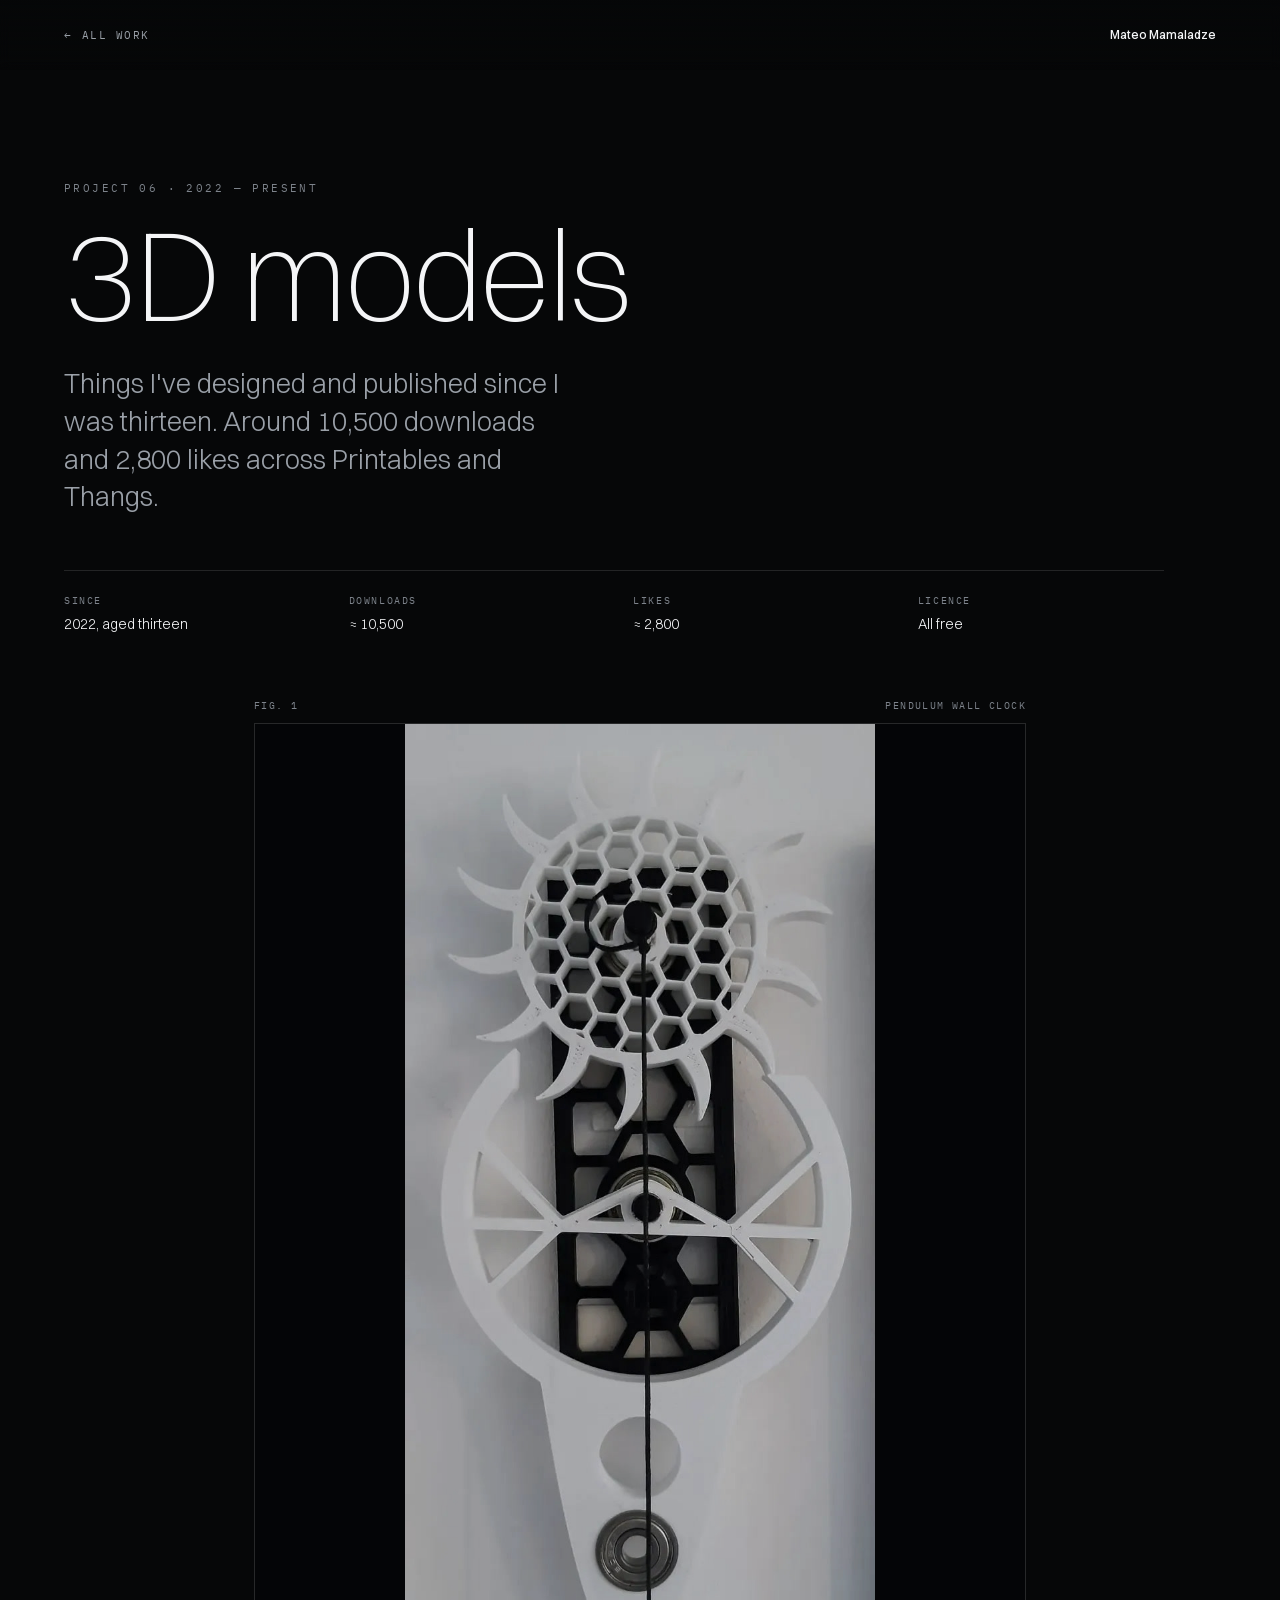
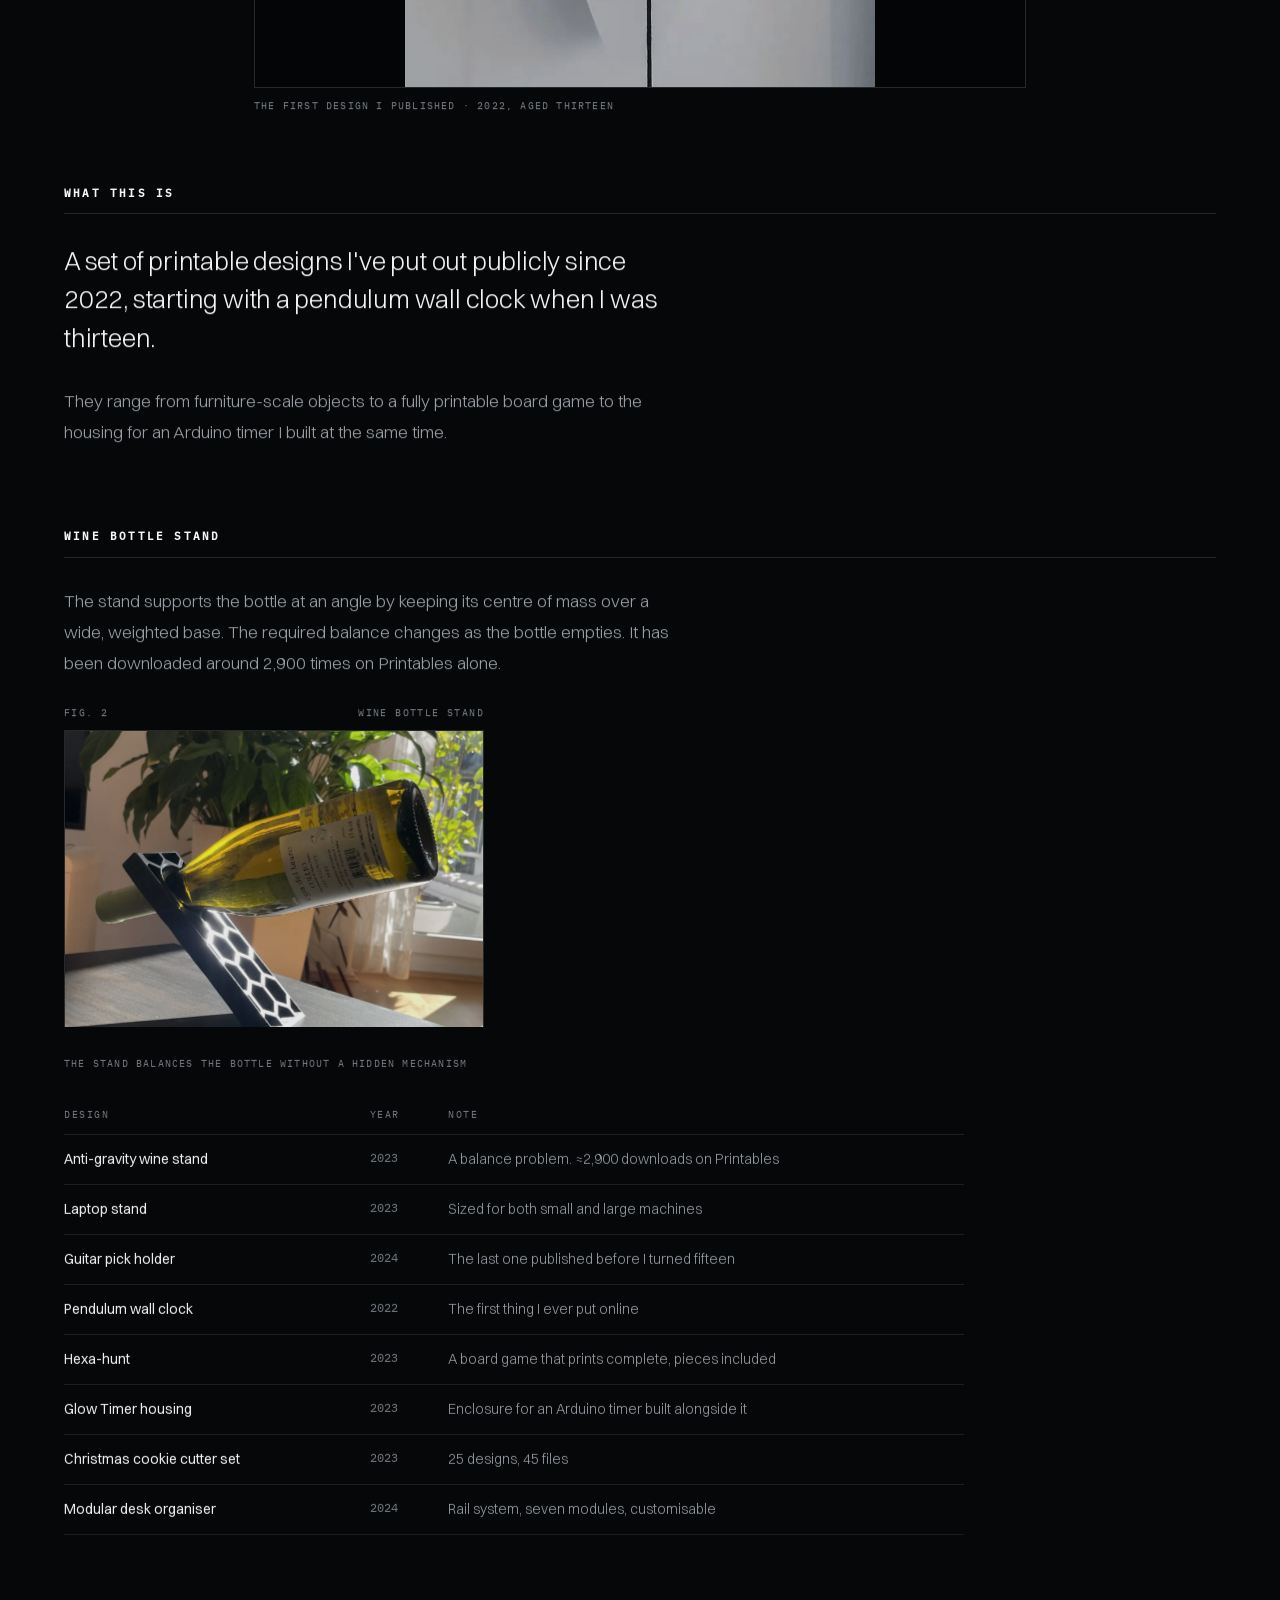
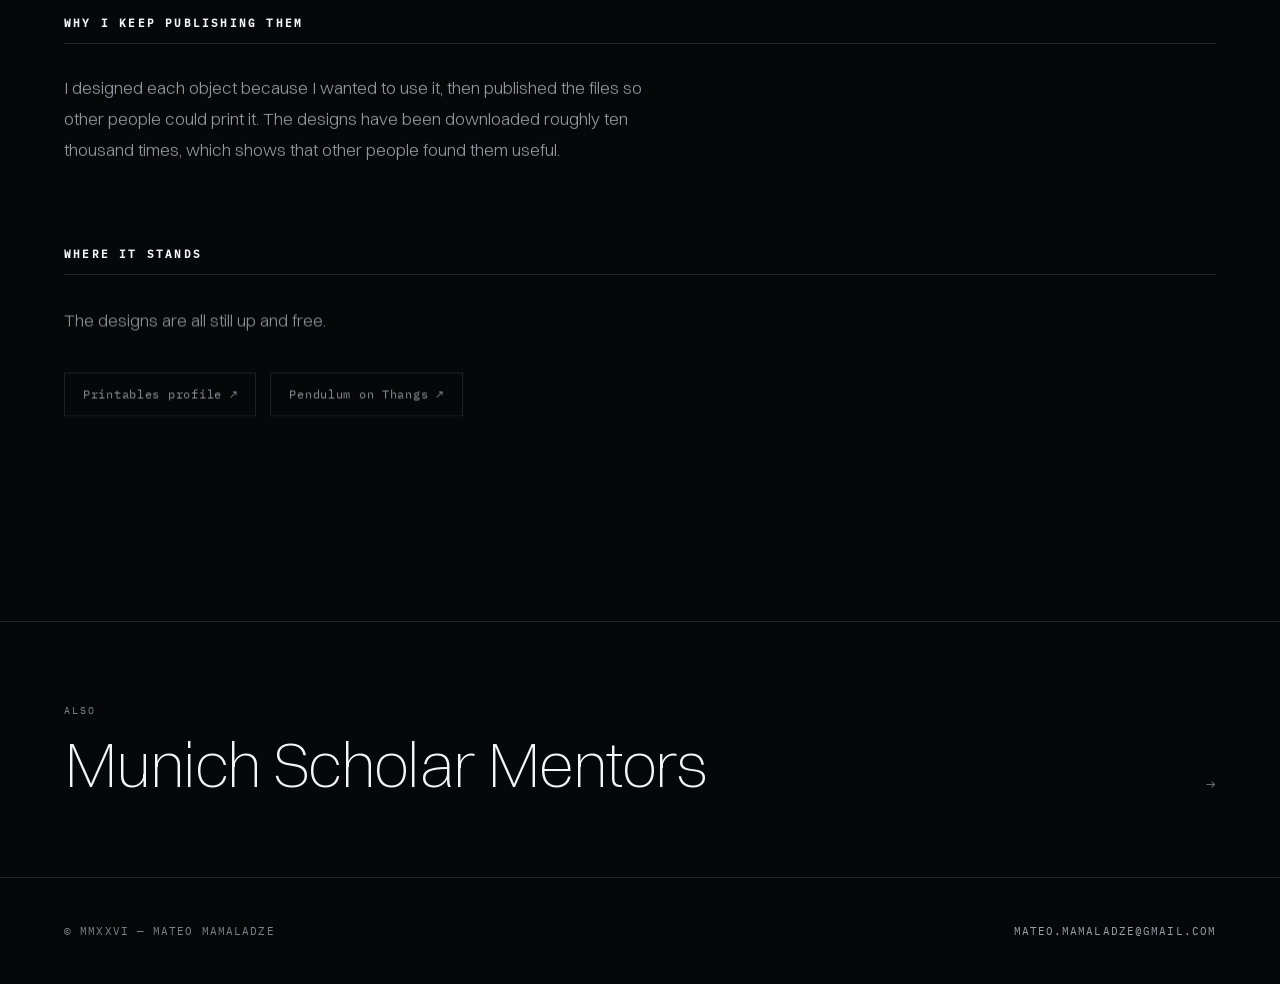
<file: p/models.html>
<!DOCTYPE html>
<html lang="en">
<head>
<meta charset="UTF-8" />
<meta name="viewport" content="width=device-width, initial-scale=1.0" />
<title>3D models — Mateo Mamaladze</title>
<meta name="description" content="Things I've designed and published since I was thirteen. Around 10,500 downloads and 2,800 likes across Printables and Thangs." />
<link rel="icon" type="image/svg+xml" href="../assets/favicon.svg" />
<meta name="theme-color" content="#060708" />
<meta property="og:title" content="3D models — Mateo Mamaladze" />
<meta property="og:description" content="Designs published since I was thirteen. Around 10,500 downloads across Printables and Thangs." />
<meta property="og:image" content="https://mateo-gepard.github.io/the-ascent/assets/og.png" />
<link rel="stylesheet" href="../css/style.css" />
<link rel="stylesheet" href="../css/page.css" />
</head>
<body>

<div class="progress" aria-hidden="true"><i id="progressBar"></i></div>

<nav class="pnav">
  <a class="pnav__back" href="../index.html"><i>←</i> All work</a>
  <a class="pnav__name" href="../index.html">Mateo Mamaladze</a>
</nav>

<header class="phead">
  <span class="phead__kicker">Project 06 · 2022 — present</span>
  <h1 class="phead__title" data-line><span>3D models</span></h1>
  <p class="phead__dek">
    Things I've designed and published since I was thirteen. Around 10,500
    downloads and 2,800 likes across Printables and Thangs.
  </p>
  <dl class="phead__facts" data-reveal>
    <div><dt>Since</dt><dd>2022, aged thirteen</dd></div>
    <div><dt>Downloads</dt><dd>≈ 10,500</dd></div>
    <div><dt>Likes</dt><dd>≈ 2,800</dd></div>
    <div><dt>Licence</dt><dd>All free</dd></div>
  </dl>
</header>

<figure class="plate plate--full" style="max-width:900px;margin:0 auto clamp(50px,8vh,90px)">
  <span class="plate__head" data-reveal><i>Fig. 1</i><i>Pendulum wall clock</i></span>
  <div class="plate__frame plate__frame--45 grade">
    <img loading="eager" decoding="async" width="704" height="1440"
         src="../assets/img/models-pendulum.jpg"
         style="object-fit:contain; background:#0b0d0f;"
         alt="Mateo's first published 3D model, a printed pendulum wall clock mounted on a wall" />
  </div>
  <span class="plate__cap" data-reveal>The first design I published · 2022, aged thirteen</span>
</figure>

<main class="pbody">

  <section class="psec">
    <h2 class="psec__h">What this is</h2>
    <div class="prose">
      <p class="lede" data-reveal>
        A set of printable designs I've put out publicly since 2022, starting
        with a pendulum wall clock when I was thirteen.
      </p>
      <p data-reveal>
        They range from furniture-scale objects to a fully printable board game
        to the housing for an Arduino timer I built at the same time.
      </p>
    </div>
  </section>

  <section class="psec">
    <h2 class="psec__h">Wine bottle stand</h2>
    <div class="prose">
      <p data-reveal>
        The stand supports the bottle at an angle by keeping its centre of mass
        over a wide, weighted base. The required balance changes as the bottle
        empties. It has been downloaded around 2,900 times on Printables alone.
      </p>
    </div>

    <figure class="plate plate--sub">
      <span class="plate__head" data-reveal><i>Fig. 2</i><i>Wine bottle stand</i></span>
      <div class="plate__frame plate__frame--43 grade">
        <img loading="lazy" decoding="async" width="1440" height="1440"
             src="../assets/img/models-wine-stand.webp"
             alt="Mateo's 3D-printed stand balancing a wine bottle" />
      </div>
      <span class="plate__cap" data-reveal>The stand balances the bottle without a hidden mechanism</span>
    </figure>

    <table class="spec" data-reveal style="margin-top:clamp(30px,4vh,50px)">
      <thead><tr><th>Design</th><th>Year</th><th>Note</th></tr></thead>
      <tbody>
        <tr><td data-label="Design">Anti-gravity wine stand</td><td data-label="Year" class="num">2023</td><td data-label="Note">A balance problem. ≈2,900 downloads on Printables</td></tr>
        <tr><td data-label="Design">Laptop stand</td><td data-label="Year" class="num">2023</td><td data-label="Note">Sized for both small and large machines</td></tr>
        <tr><td data-label="Design">Guitar pick holder</td><td data-label="Year" class="num">2024</td><td data-label="Note">The last one published before I turned fifteen</td></tr>
        <tr><td data-label="Design">Pendulum wall clock</td><td data-label="Year" class="num">2022</td><td data-label="Note">The first thing I ever put online</td></tr>
        <tr><td data-label="Design">Hexa-hunt</td><td data-label="Year" class="num">2023</td><td data-label="Note">A board game that prints complete, pieces included</td></tr>
        <tr><td data-label="Design">Glow Timer housing</td><td data-label="Year" class="num">2023</td><td data-label="Note">Enclosure for an Arduino timer built alongside it</td></tr>
        <tr><td data-label="Design">Christmas cookie cutter set</td><td data-label="Year" class="num">2023</td><td data-label="Note">25 designs, 45 files</td></tr>
        <tr><td data-label="Design">Modular desk organiser</td><td data-label="Year" class="num">2024</td><td data-label="Note">Rail system, seven modules, customisable</td></tr>
      </tbody>
    </table>
  </section>

  <section class="psec">
    <h2 class="psec__h">Why I keep publishing them</h2>
    <div class="prose">
      <p data-reveal>
        I designed each object because I wanted to use it, then published the
        files so other people could print it. The designs have been downloaded
        roughly ten thousand times, which shows that other people found them
        useful.
      </p>
    </div>
  </section>

  <section class="psec">
    <h2 class="psec__h">Where it stands</h2>
    <div class="prose">
      <p data-reveal>The designs are all still up and free.</p>
    </div>
    <div class="plinks" data-reveal style="margin-top:clamp(26px,4vh,44px)">
      <a href="https://www.printables.com/@Matrix/models" target="_blank" rel="noopener">Printables profile ↗</a>
      <a href="https://thangs.com/designer/mateo.mamaladze/3d-model/Pendulum%20-%20Wall%20clock%203D-769694" target="_blank" rel="noopener">Pendulum on Thangs ↗</a>
    </div>
  </section>

</main>

<a class="pnext" href="msm.html">
  <div><span class="pnext__l">Also</span><span class="pnext__t">Munich Scholar Mentors</span></div>
  <span class="mono dim">→</span>
</a>

<footer class="pfoot">
  <span>© MMXXVI — Mateo Mamaladze</span>
  <span><a href="mailto:mateo.mamaladze@gmail.com">mateo.mamaladze@gmail.com</a></span>
</footer>

<script src="../js/vendor/gsap.min.js"></script>
<script src="../js/vendor/ScrollTrigger.min.js"></script>
<script src="../js/page.js"></script>
</body>
</html>
</file>
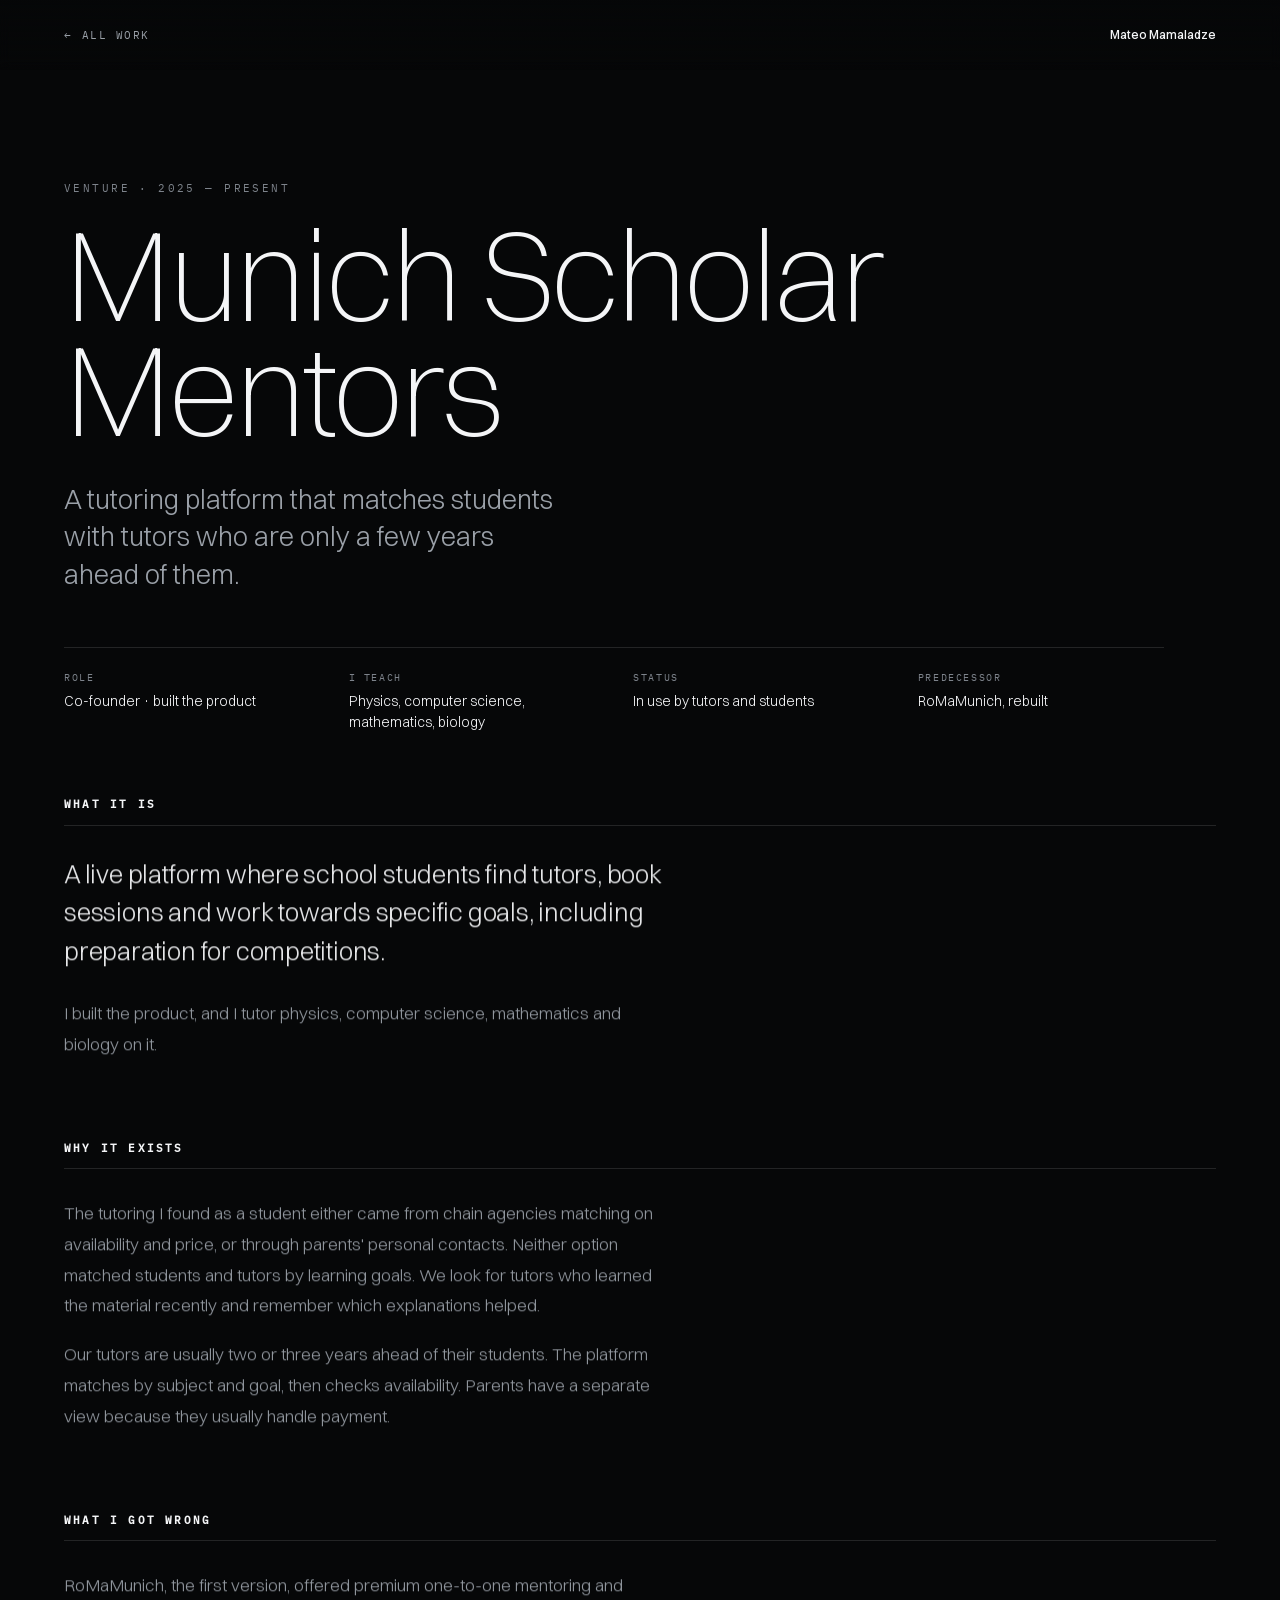
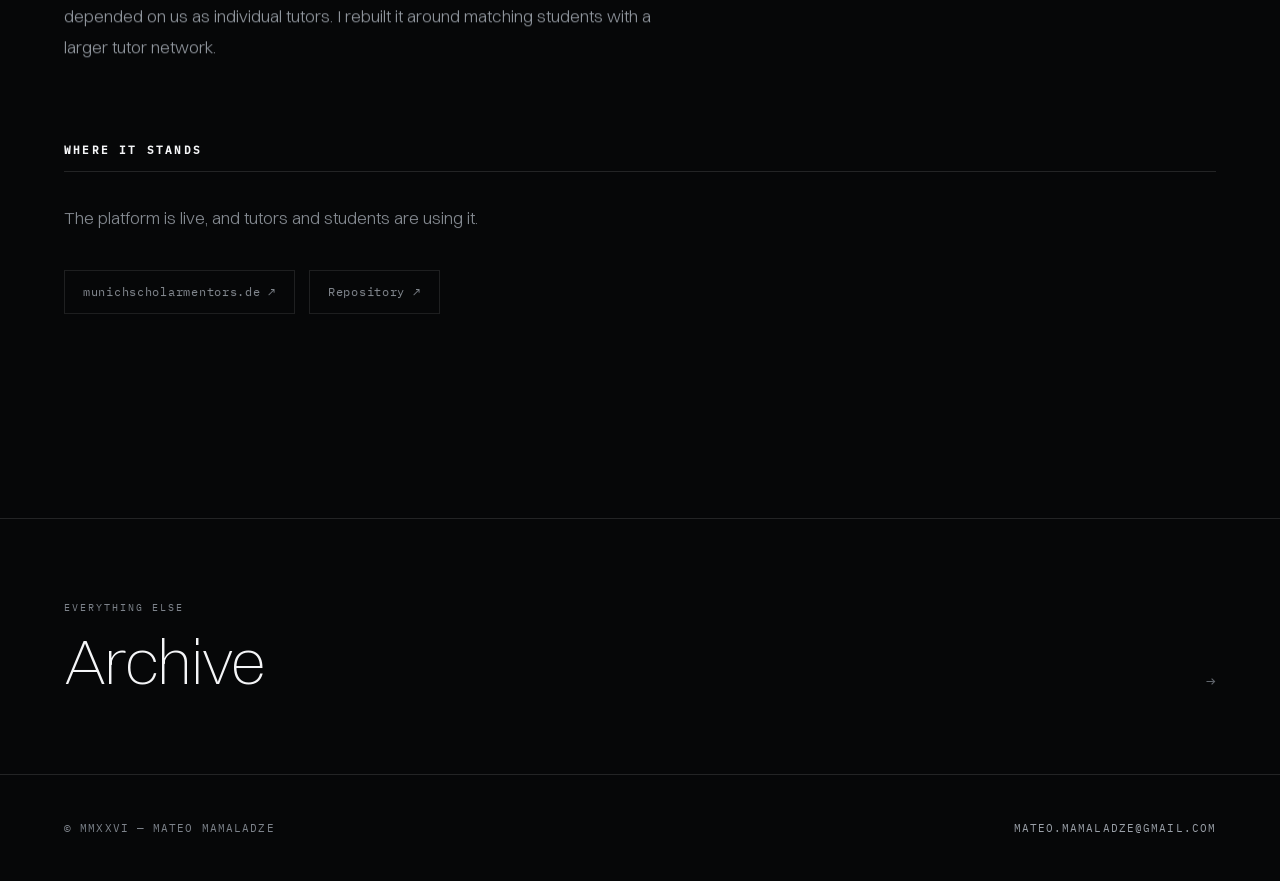
<file: p/msm.html>
<!DOCTYPE html>
<html lang="en">
<head>
<meta charset="UTF-8" />
<meta name="viewport" content="width=device-width, initial-scale=1.0" />
<title>Munich Scholar Mentors — Mateo Mamaladze</title>
<meta name="description" content="A tutoring platform that matches students with tutors who are only a few years ahead of them." />
<link rel="icon" type="image/svg+xml" href="../assets/favicon.svg" />
<meta name="theme-color" content="#060708" />
<meta property="og:title" content="Munich Scholar Mentors — Mateo Mamaladze" />
<meta property="og:description" content="A tutoring platform that matches students with tutors who are only a few years ahead of them." />
<meta property="og:image" content="https://mateo-gepard.github.io/the-ascent/assets/og.png" />
<link rel="stylesheet" href="../css/style.css" />
<link rel="stylesheet" href="../css/page.css" />
</head>
<body>

<div class="progress" aria-hidden="true"><i id="progressBar"></i></div>

<nav class="pnav">
  <a class="pnav__back" href="../index.html"><i>←</i> All work</a>
  <a class="pnav__name" href="../index.html">Mateo Mamaladze</a>
</nav>

<header class="phead">
  <span class="phead__kicker">Venture · 2025 — present</span>
  <h1 class="phead__title" data-line><span>Munich Scholar Mentors</span></h1>
  <p class="phead__dek">
    A tutoring platform that matches students with tutors who are only a few
    years ahead of them.
  </p>
  <dl class="phead__facts" data-reveal>
    <div><dt>Role</dt><dd>Co-founder · built the product</dd></div>
    <div><dt>I teach</dt><dd>Physics, computer science, mathematics, biology</dd></div>
    <div><dt>Status</dt><dd>In use by tutors and students</dd></div>
    <div><dt>Predecessor</dt><dd>RoMaMunich, rebuilt</dd></div>
  </dl>
</header>

<main class="pbody">

  <section class="psec">
    <h2 class="psec__h">What it is</h2>
    <div class="prose">
      <p class="lede" data-reveal>
        A live platform where school students find tutors, book sessions and work
        towards specific goals, including preparation for competitions.
      </p>
      <p data-reveal>
        I built the product, and I tutor physics, computer science, mathematics
        and biology on it.
      </p>
    </div>
  </section>

  <section class="psec">
    <h2 class="psec__h">Why it exists</h2>
    <div class="prose">
      <p data-reveal>
        The tutoring I found as a student either came from chain agencies
        matching on availability and price, or through parents' personal
        contacts. Neither option matched students and tutors by learning goals.
        We look for tutors who learned the material recently and remember which
        explanations helped.
      </p>
      <p data-reveal>
        Our tutors are usually two or three years ahead of their students. The
        platform matches by subject and goal, then checks availability. Parents
        have a separate view because they usually handle payment.
      </p>
    </div>
  </section>

  <section class="psec">
    <h2 class="psec__h">What I got wrong</h2>
    <div class="prose">
      <p data-reveal>
        RoMaMunich, the first version, offered premium one-to-one mentoring and
        depended on us as individual tutors. I rebuilt it around matching
        students with a larger tutor network.
      </p>
    </div>
  </section>

  <section class="psec">
    <h2 class="psec__h">Where it stands</h2>
    <div class="prose">
      <p data-reveal>The platform is live, and tutors and students are using it.</p>
    </div>
    <div class="plinks" data-reveal style="margin-top:clamp(26px,4vh,44px)">
      <a href="https://munichscholarmentors.de/" target="_blank" rel="noopener">munichscholarmentors.de ↗</a>
      <a href="https://github.com/mateo-gepard/MSM" target="_blank" rel="noopener">Repository ↗</a>
    </div>
  </section>

</main>

<a class="pnext" href="../archive.html">
  <div><span class="pnext__l">Everything else</span><span class="pnext__t">Archive</span></div>
  <span class="mono dim">→</span>
</a>

<footer class="pfoot">
  <span>© MMXXVI — Mateo Mamaladze</span>
  <span><a href="mailto:mateo.mamaladze@gmail.com">mateo.mamaladze@gmail.com</a></span>
</footer>

<script src="../js/vendor/gsap.min.js"></script>
<script src="../js/vendor/ScrollTrigger.min.js"></script>
<script src="../js/page.js"></script>
</body>
</html>
</file>
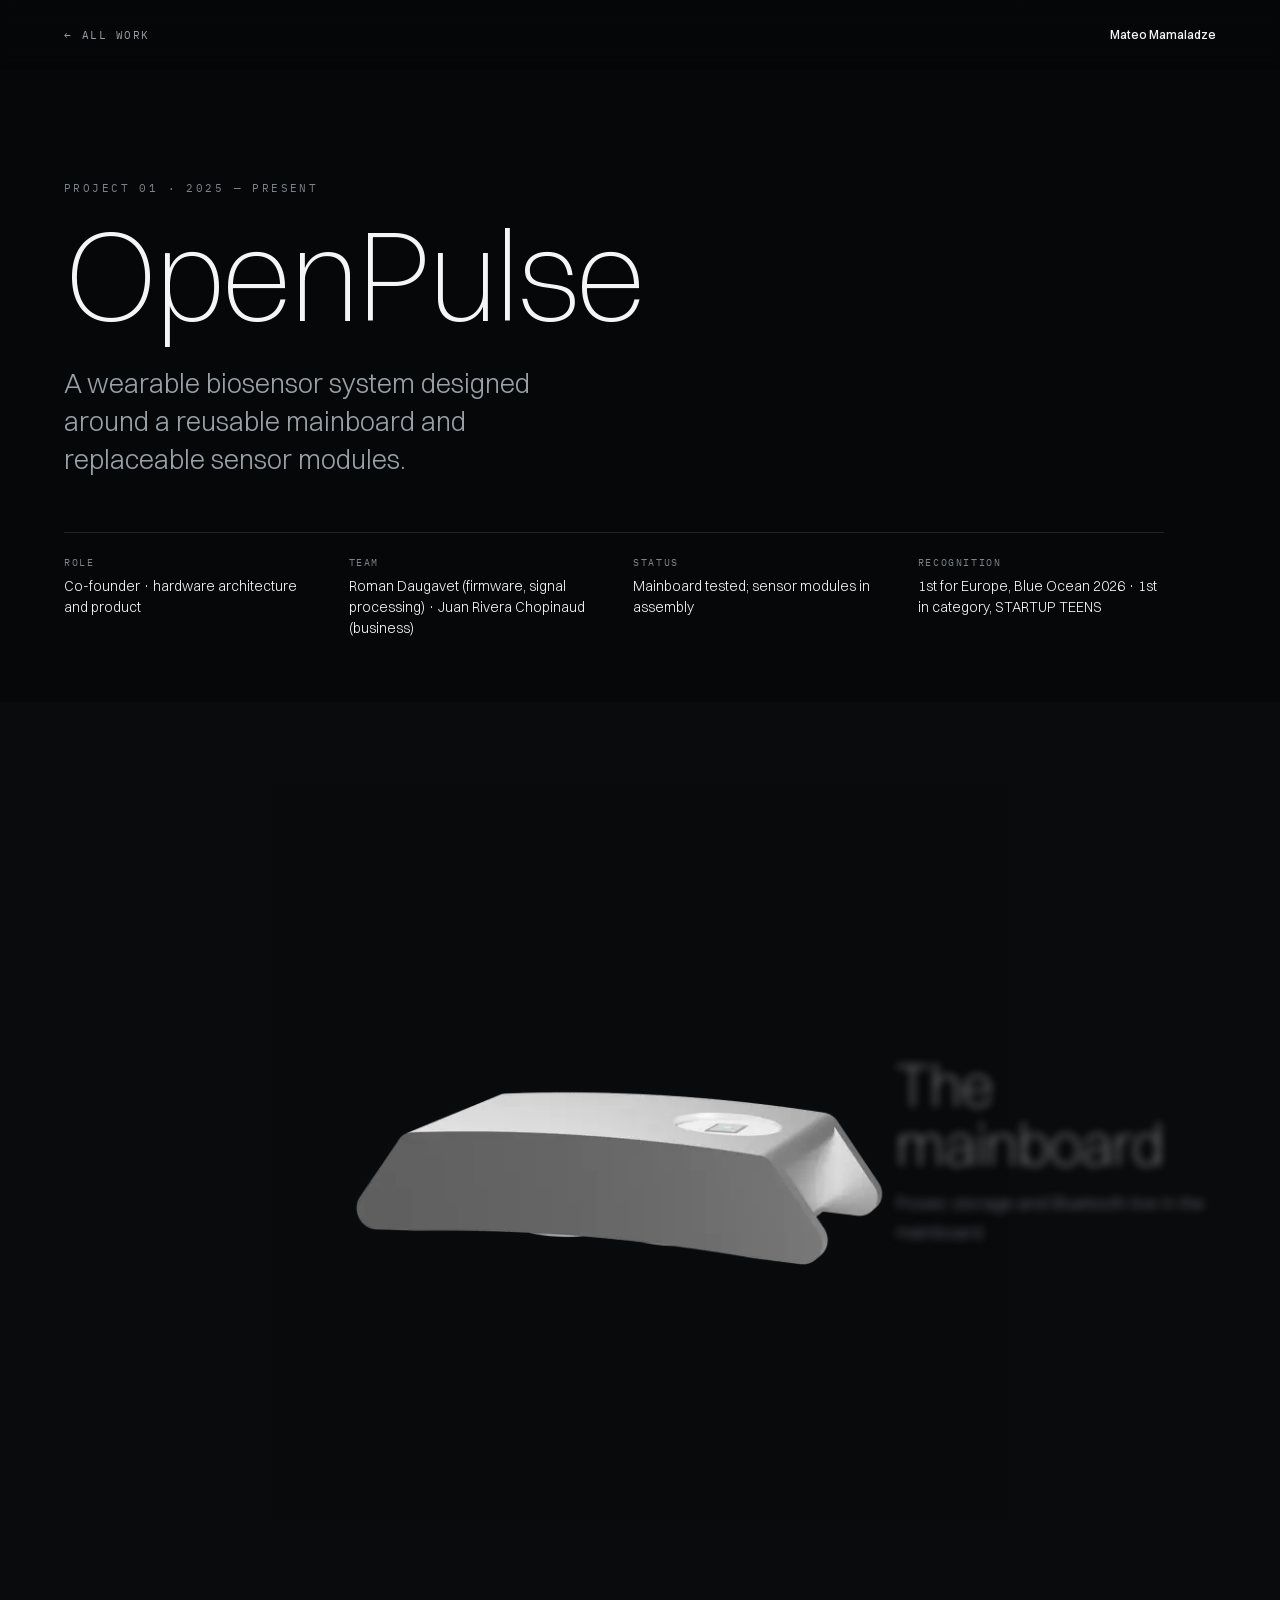
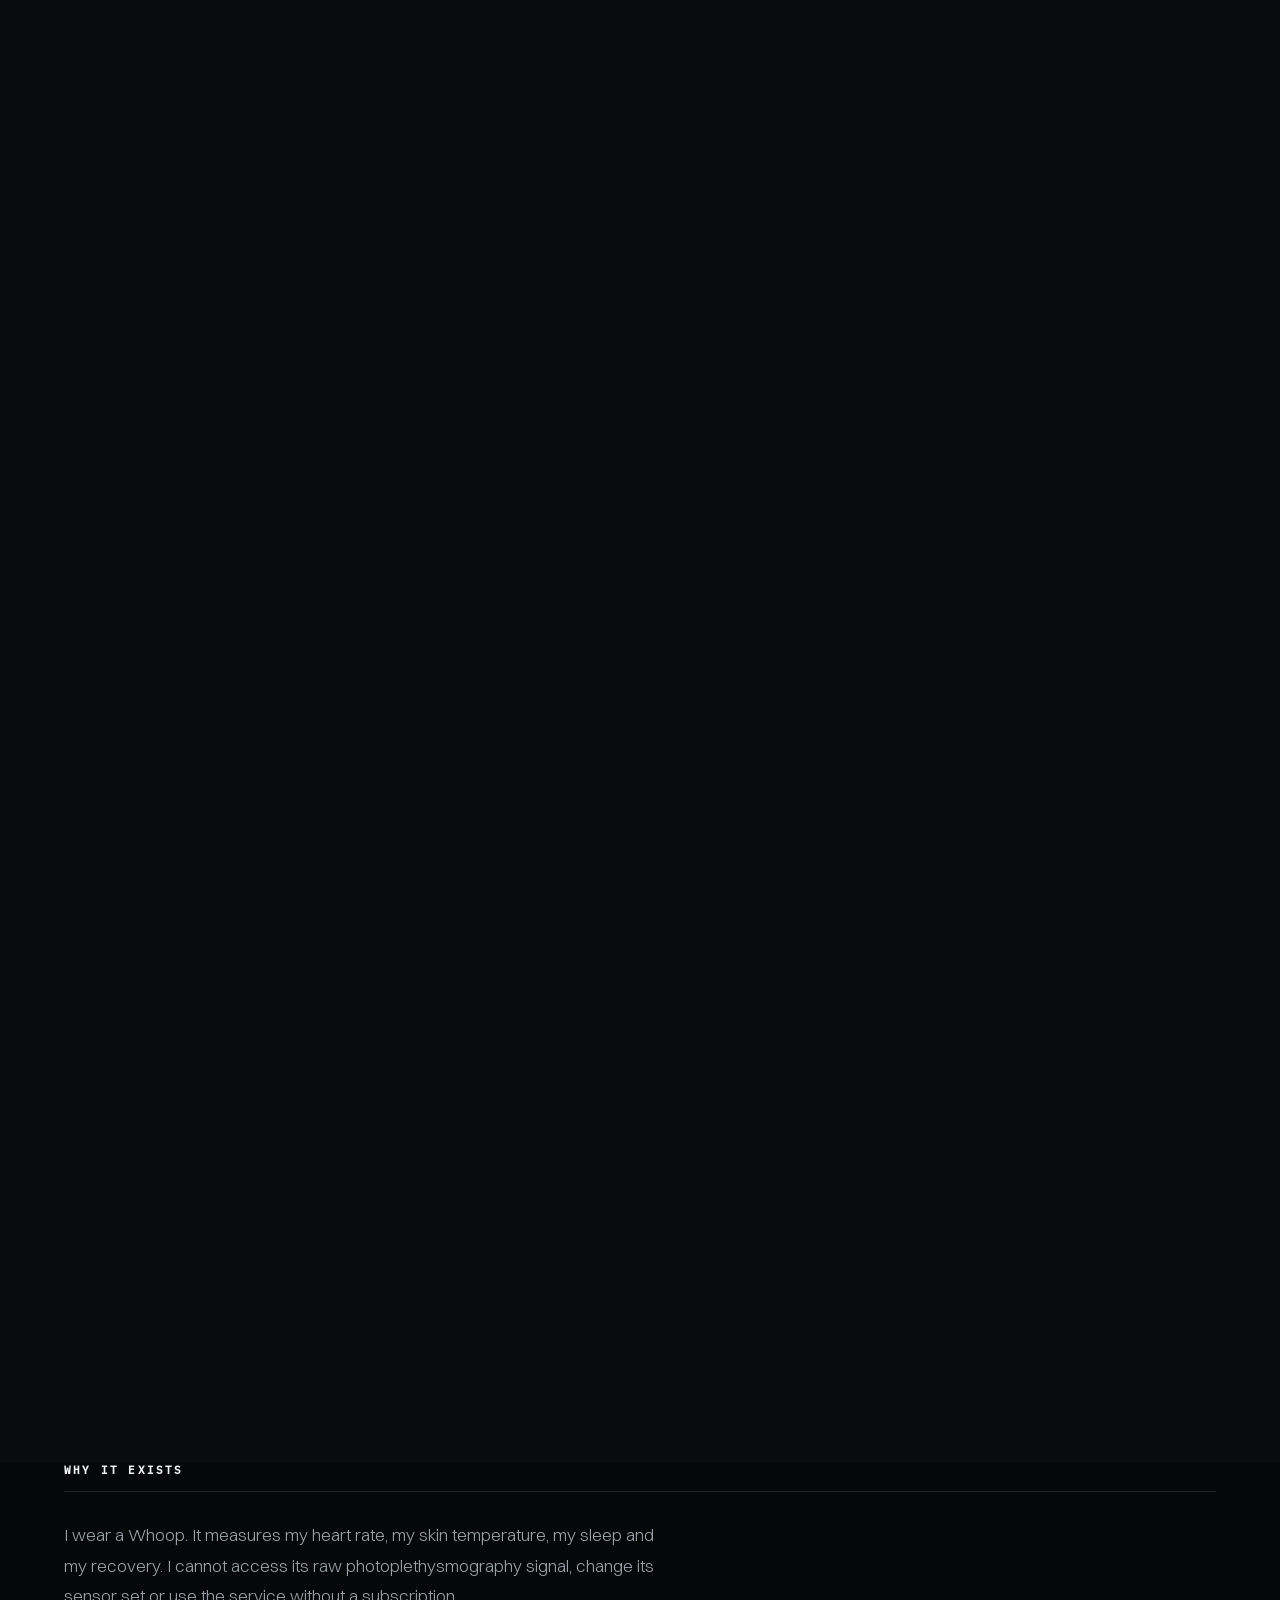
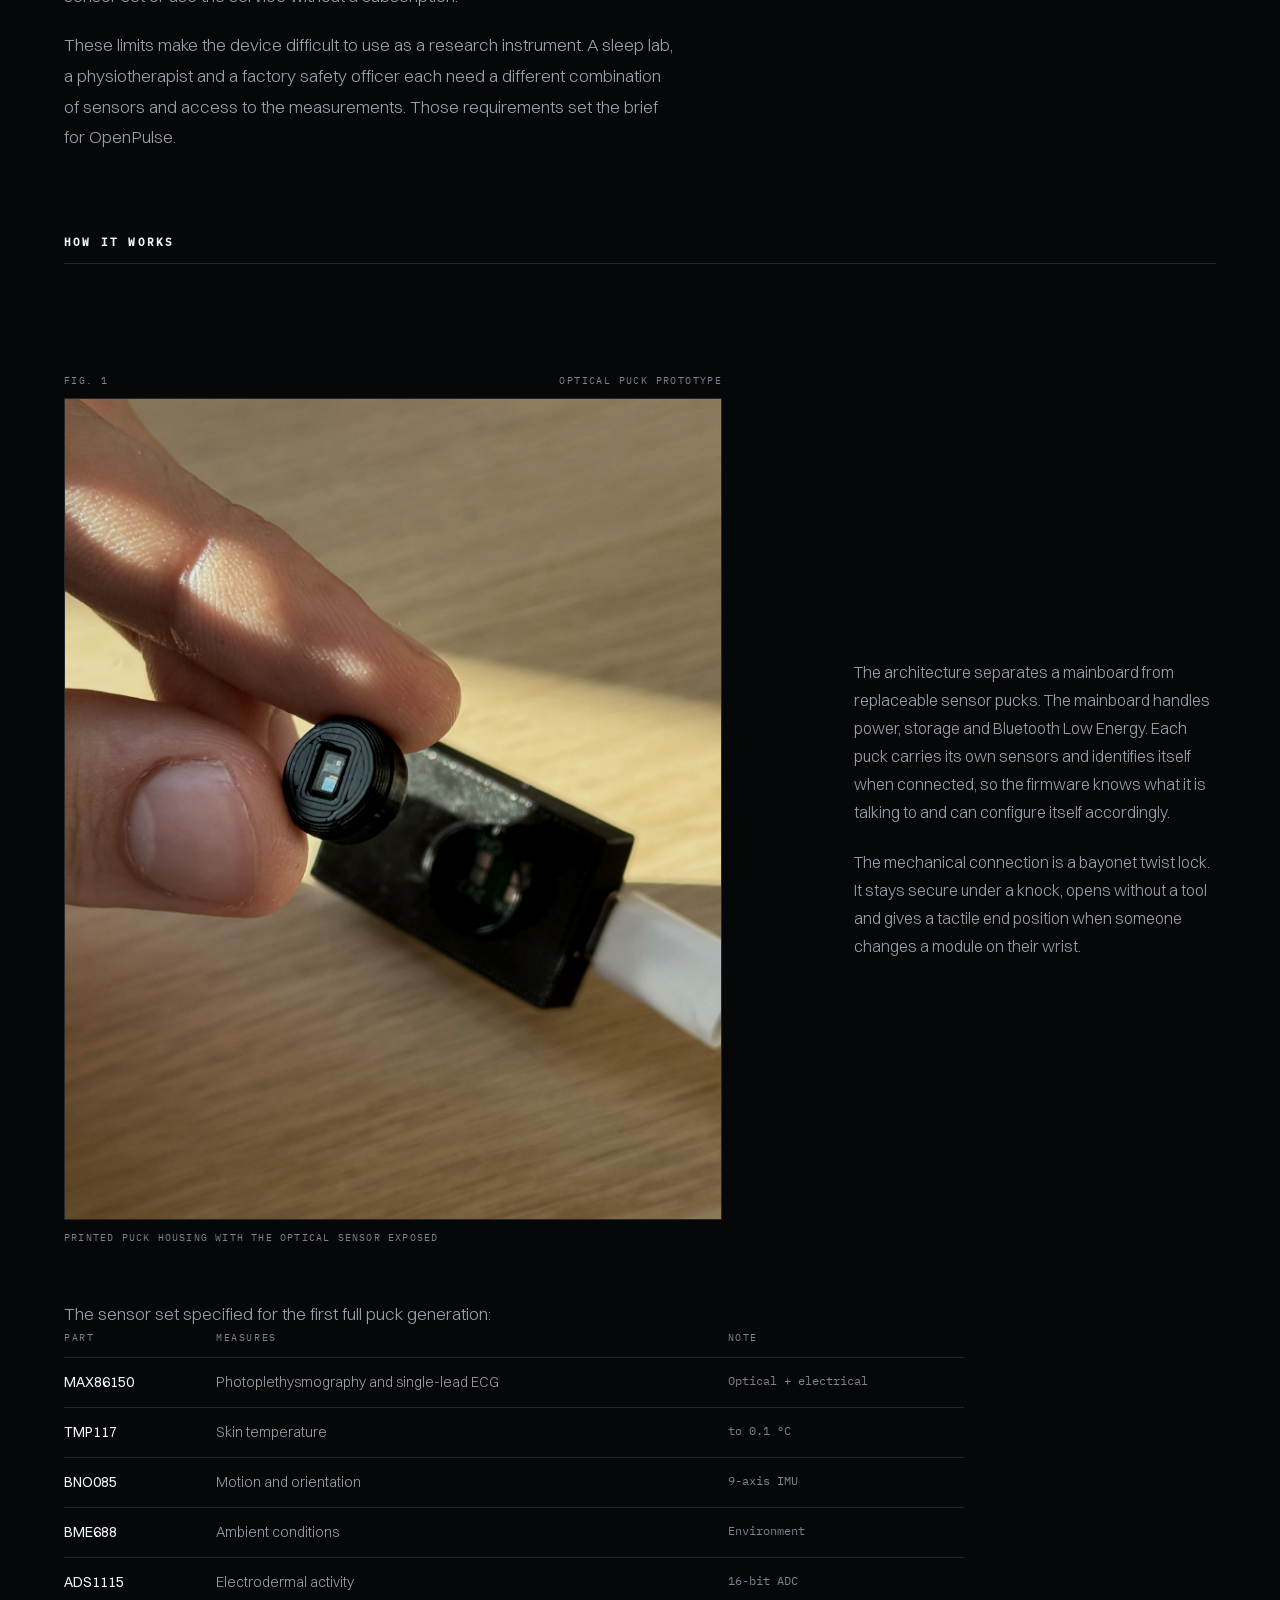
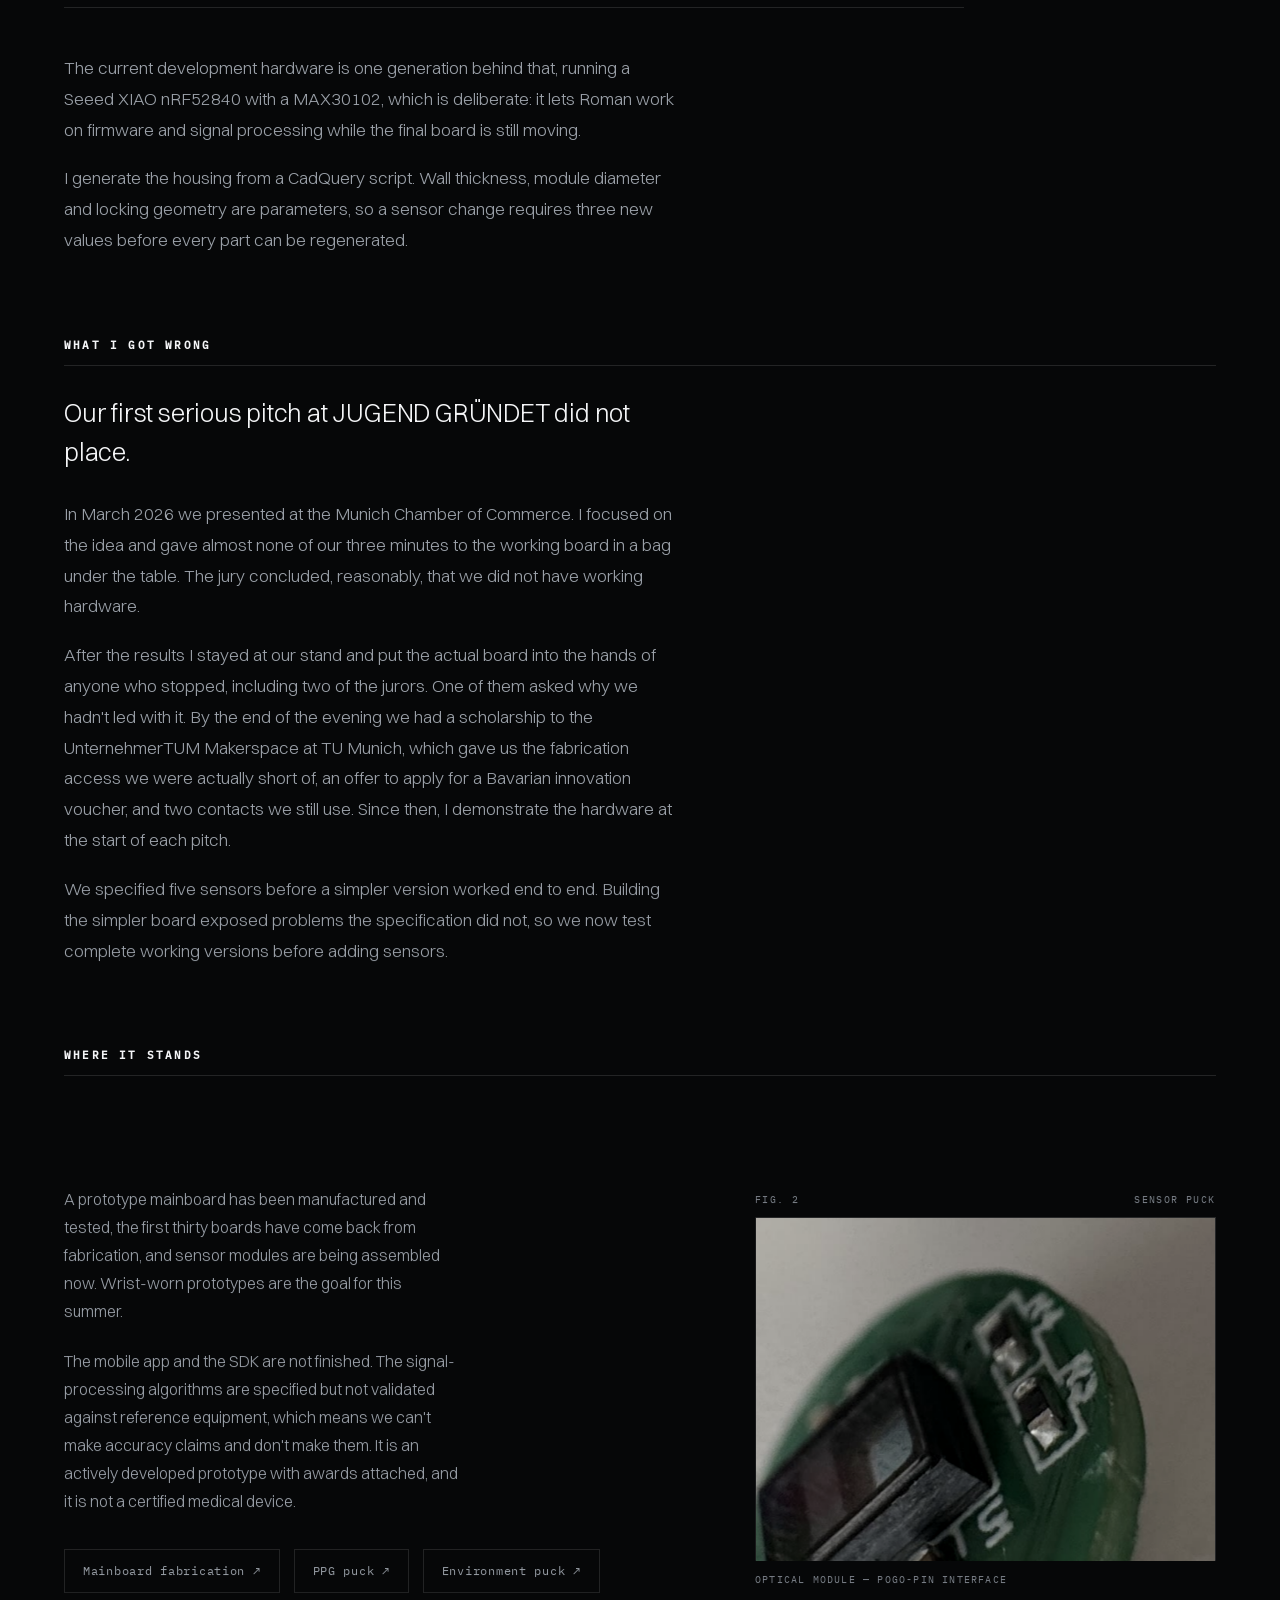
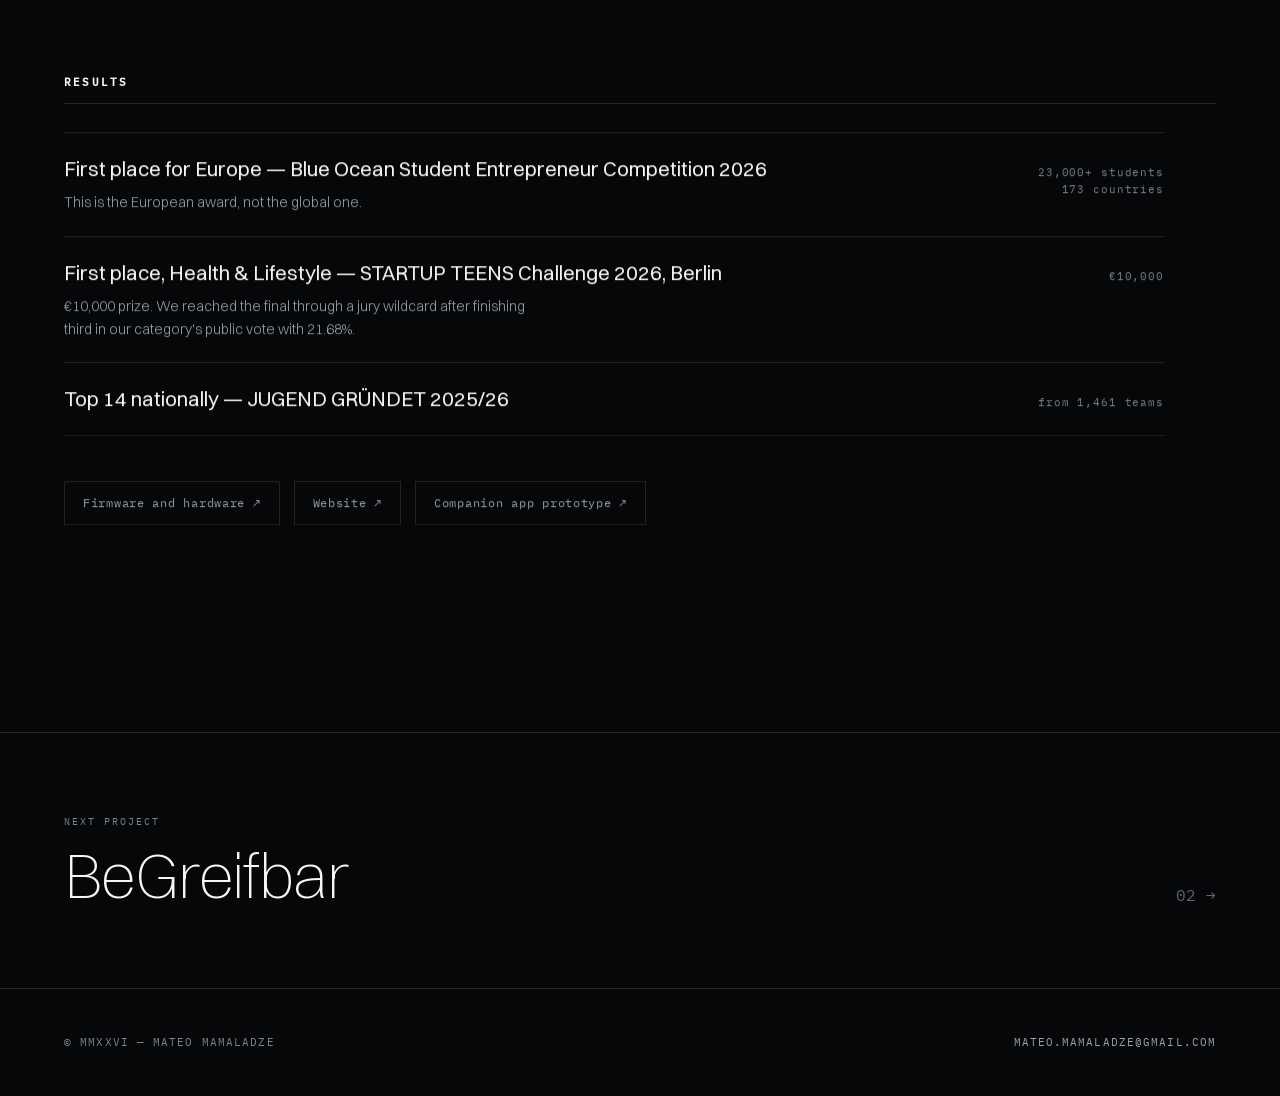
<file: p/openpulse.html>
<!DOCTYPE html>
<html lang="en">
<head>
<meta charset="UTF-8" />
<meta name="viewport" content="width=device-width, initial-scale=1.0" />
<title>OpenPulse — Mateo Mamaladze</title>
<meta name="description" content="An actively developed wearable biosensor prototype designed around replaceable sensor modules and direct access to raw measurements." />
<link rel="icon" type="image/svg+xml" href="../assets/favicon.svg" />
<meta name="theme-color" content="#060708" />
<meta property="og:title" content="OpenPulse — Mateo Mamaladze" />
<meta property="og:description" content="A wearable biosensor prototype designed around replaceable sensor modules and direct access to raw measurements." />
<meta property="og:image" content="https://mateo-gepard.github.io/the-ascent/assets/og.png" />
<link rel="stylesheet" href="../css/style.css" />
<link rel="stylesheet" href="../css/page.css" />
</head>
<body>

<div class="progress" aria-hidden="true"><i id="progressBar"></i></div>

<nav class="pnav">
  <a class="pnav__back" href="../index.html"><i>←</i> All work</a>
  <a class="pnav__name" href="../index.html">Mateo Mamaladze</a>
</nav>

<header class="phead">
  <span class="phead__kicker">Project 01 · 2025 — present</span>
  <h1 class="phead__title" data-line><span>OpenPulse</span></h1>
  <p class="phead__dek">
    A wearable biosensor system designed around a reusable mainboard and
    replaceable sensor modules.
  </p>
  <dl class="phead__facts" data-reveal>
    <div><dt>Role</dt><dd>Co-founder · hardware architecture and product</dd></div>
    <div><dt>Team</dt><dd>Roman Daugavet (firmware, signal processing) · Juan Rivera Chopinaud (business)</dd></div>
    <div><dt>Status</dt><dd>Mainboard tested; sensor modules in assembly</dd></div>
    <div><dt>Recognition</dt><dd>1st for Europe, Blue Ocean 2026 · 1st in category, STARTUP TEENS</dd></div>
  </dl>
</header>

<!-- ============ THE SEQUENCE: scroll-scrubbed exploded view ============ -->
<div class="seqstage" id="seqStage">
  <div class="seqstage__pin">
    <canvas class="seqstage__canvas" id="seqCanvas"></canvas>
    <div class="seqstage__scene" data-sscene="a">
      <h3>The mainboard</h3>
      <p>Power, storage and Bluetooth live in the mainboard.</p>
    </div>
    <div class="seqstage__scene" data-sscene="b">
      <h3>Replaceable sensor modules</h3>
      <p>Each puck carries its own sensors and identifies itself when connected,
         so the firmware knows what it is talking to.</p>
    </div>
    <div class="seqstage__scene" data-sscene="c">
      <h3>Bayonet connection</h3>
      <p>The modules use a bayonet lock because magnets can release under a
         knock and screws require a tool.</p>
    </div>
    <div class="seqstage__scene" data-sscene="d">
      <h3>Open data</h3>
      <p>The device has used an open data format since its first revision.</p>
    </div>
  </div>
</div>

<main class="pbody">

  <section class="psec">
    <h2 class="psec__h">Why it exists</h2>
    <div class="prose">
      <p data-reveal>
        I wear a Whoop. It measures my heart rate, my skin temperature, my sleep
        and my recovery. I cannot access its raw photoplethysmography signal,
        change its sensor set or use the service without a subscription.
      </p>
      <p data-reveal>
        These limits make the device difficult to use as a research instrument.
        A sleep lab, a physiotherapist and a factory safety officer each need a
        different combination of sensors and access to the measurements. Those
        requirements set the brief for OpenPulse.
      </p>
    </div>
  </section>

  <section class="psec">
    <h2 class="psec__h">How it works</h2>
    <div class="row">
      <figure class="plate row__media">
        <span class="plate__head" data-reveal><i>Fig. 1</i><i>Optical puck prototype</i></span>
        <div class="plate__frame plate__frame--45 grade">
          <img loading="lazy" decoding="async" width="1400" height="1866"
               src="../assets/img/openpulse-puck-prototype.jpg"
               alt="A hand holding the removable optical sensor puck from an OpenPulse prototype" />
        </div>
        <span class="plate__cap" data-reveal>Printed puck housing with the optical sensor exposed</span>
      </figure>
      <div class="copy row__copy">
        <p data-reveal>
          The architecture separates a mainboard from replaceable sensor pucks.
          The mainboard handles power, storage and Bluetooth Low Energy. Each puck
          carries its own sensors and identifies itself when connected, so the
          firmware knows what it is talking to and can configure itself
          accordingly.
        </p>
        <p data-reveal>
          The mechanical connection is a bayonet twist lock. It stays secure
          under a knock, opens without a tool and gives a tactile end position
          when someone changes a module on their wrist.
        </p>
      </div>
    </div>

    <div class="prose" style="margin-top:clamp(40px,6vh,70px)">
      <p data-reveal>
        The sensor set specified for the first full puck generation:
      </p>
    </div>

    <table class="spec" data-reveal>
      <thead>
        <tr><th>Part</th><th>Measures</th><th>Note</th></tr>
      </thead>
      <tbody>
        <tr><td data-label="Part">MAX86150</td><td data-label="Measures">Photoplethysmography and single-lead ECG</td><td data-label="Note" class="num">Optical + electrical</td></tr>
        <tr><td data-label="Part">TMP117</td><td data-label="Measures">Skin temperature</td><td data-label="Note" class="num">to 0.1 °C</td></tr>
        <tr><td data-label="Part">BNO085</td><td data-label="Measures">Motion and orientation</td><td data-label="Note" class="num">9-axis IMU</td></tr>
        <tr><td data-label="Part">BME688</td><td data-label="Measures">Ambient conditions</td><td data-label="Note" class="num">Environment</td></tr>
        <tr><td data-label="Part">ADS1115</td><td data-label="Measures">Electrodermal activity</td><td data-label="Note" class="num">16-bit ADC</td></tr>
      </tbody>
    </table>

    <div class="prose" style="margin-top:clamp(34px,5vh,56px)">
      <p data-reveal>
        The current development hardware is one generation behind that, running a
        Seeed XIAO nRF52840 with a MAX30102, which is deliberate: it lets Roman
        work on firmware and signal processing while the final board is still
        moving.
      </p>
      <p data-reveal>
        I generate the housing from a CadQuery script. Wall thickness, module
        diameter and locking geometry are parameters, so a sensor change requires
        three new values before every part can be regenerated.
      </p>
    </div>
  </section>

  <section class="psec">
    <h2 class="psec__h">What I got wrong</h2>
    <div class="prose">
      <p class="lede" data-reveal>
        Our first serious pitch at JUGEND GRÜNDET did not place.
      </p>
      <p data-reveal>
        In March 2026 we presented at the Munich Chamber of Commerce. I focused
        on the idea and gave almost none of our three minutes to the working
        board in a bag under the table. The jury concluded, reasonably, that we
        did not have working hardware.
      </p>
      <p data-reveal>
        After the results I stayed at our stand and put the actual board into the
        hands of anyone who stopped, including two of the jurors. One of them
        asked why we hadn't led with it. By the end of the evening we had a
        scholarship to the UnternehmerTUM Makerspace at TU Munich, which gave us
        the fabrication access we were actually short of, an offer to apply for a
        Bavarian innovation voucher, and two contacts we still use.
        Since then, I demonstrate the hardware at the start of each pitch.
      </p>
      <p data-reveal>
        We specified five sensors before a simpler version worked end to end.
        Building the simpler board exposed problems the specification did not, so
        we now test complete working versions before adding sensors.
      </p>
    </div>
  </section>

  <section class="psec">
    <h2 class="psec__h">Where it stands</h2>
    <div class="row">
      <div class="copy row__copy" style="grid-column:1 / span 6">
        <p data-reveal>
          A prototype mainboard has been manufactured and tested, the first thirty
          boards have come back from fabrication, and sensor modules are being
          assembled now. Wrist-worn prototypes are the goal for this summer.
        </p>
        <p data-reveal>
          The mobile app and the SDK are not finished. The signal-processing
          algorithms are specified but not validated against reference equipment,
          which means we can't make accuracy claims and don't make them. It is an
          actively developed prototype with awards attached, and it is not a
          certified medical device.
        </p>
        <div class="plinks" data-reveal style="margin-top:12px">
          <a href="../assets/docs/openpulse-mainboard-fabrication-A-RC2.pdf" target="_blank" rel="noopener">Mainboard fabrication ↗</a>
          <a href="../assets/docs/openpulse-ppg-puck-fabrication-A-RC2.pdf" target="_blank" rel="noopener">PPG puck ↗</a>
          <a href="../assets/docs/openpulse-env-puck-fabrication-A-RC2.pdf" target="_blank" rel="noopener">Environment puck ↗</a>
        </div>
      </div>
      <figure class="plate" style="grid-column:8 / span 5">
        <span class="plate__head" data-reveal><i>Fig. 2</i><i>Sensor puck</i></span>
        <div class="plate__frame plate__frame--43 grade">
          <img loading="lazy" decoding="async" src="../assets/img/puck-centered.jpg" alt="An OpenPulse sensor puck" />
        </div>
        <span class="plate__cap" data-reveal>Optical module — pogo-pin interface</span>
      </figure>
    </div>
  </section>

  <section class="psec">
    <h2 class="psec__h">Results</h2>
    <div class="rlist">
      <div class="rlist__i" data-reveal>
        <div>
          <div class="rlist__t">First place for Europe — Blue Ocean Student Entrepreneur Competition 2026</div>
          <p class="rlist__s">This is the European award, not the global one.</p>
        </div>
        <span class="rlist__m">23,000+ students<br/>173 countries</span>
      </div>
      <div class="rlist__i" data-reveal>
        <div>
          <div class="rlist__t">First place, Health &amp; Lifestyle — STARTUP TEENS Challenge 2026, Berlin</div>
          <p class="rlist__s">€10,000 prize. We reached the final through a jury wildcard after finishing third in our category's public vote with 21.68%.</p>
        </div>
        <span class="rlist__m">€10,000</span>
      </div>
      <div class="rlist__i" data-reveal>
        <div>
          <div class="rlist__t">Top 14 nationally — JUGEND GRÜNDET 2025/26</div>
        </div>
        <span class="rlist__m">from 1,461 teams</span>
      </div>
    </div>

    <div class="plinks" data-reveal style="margin-top:clamp(30px,5vh,50px)">
      <a href="https://github.com/mateo-gepard/Openpulse" target="_blank" rel="noopener">Firmware and hardware ↗</a>
      <a href="https://github.com/mateo-gepard/OpenpulseWebsite" target="_blank" rel="noopener">Website ↗</a>
      <a href="https://github.com/mateo-gepard/OpenpulseApp" target="_blank" rel="noopener">Companion app prototype ↗</a>
    </div>
  </section>

</main>

<a class="pnext" href="begreifbar.html">
  <div><span class="pnext__l">Next project</span><span class="pnext__t">BeGreifbar</span></div>
  <span class="mono dim">02 →</span>
</a>

<footer class="pfoot">
  <span>© MMXXVI — Mateo Mamaladze</span>
  <span><a href="mailto:mateo.mamaladze@gmail.com">mateo.mamaladze@gmail.com</a></span>
</footer>

<script src="../js/vendor/gsap.min.js"></script>
<script src="../js/vendor/ScrollTrigger.min.js"></script>
<script src="../js/page.js"></script>
<script src="../js/sequence.js"></script>
</body>
</html>
</file>
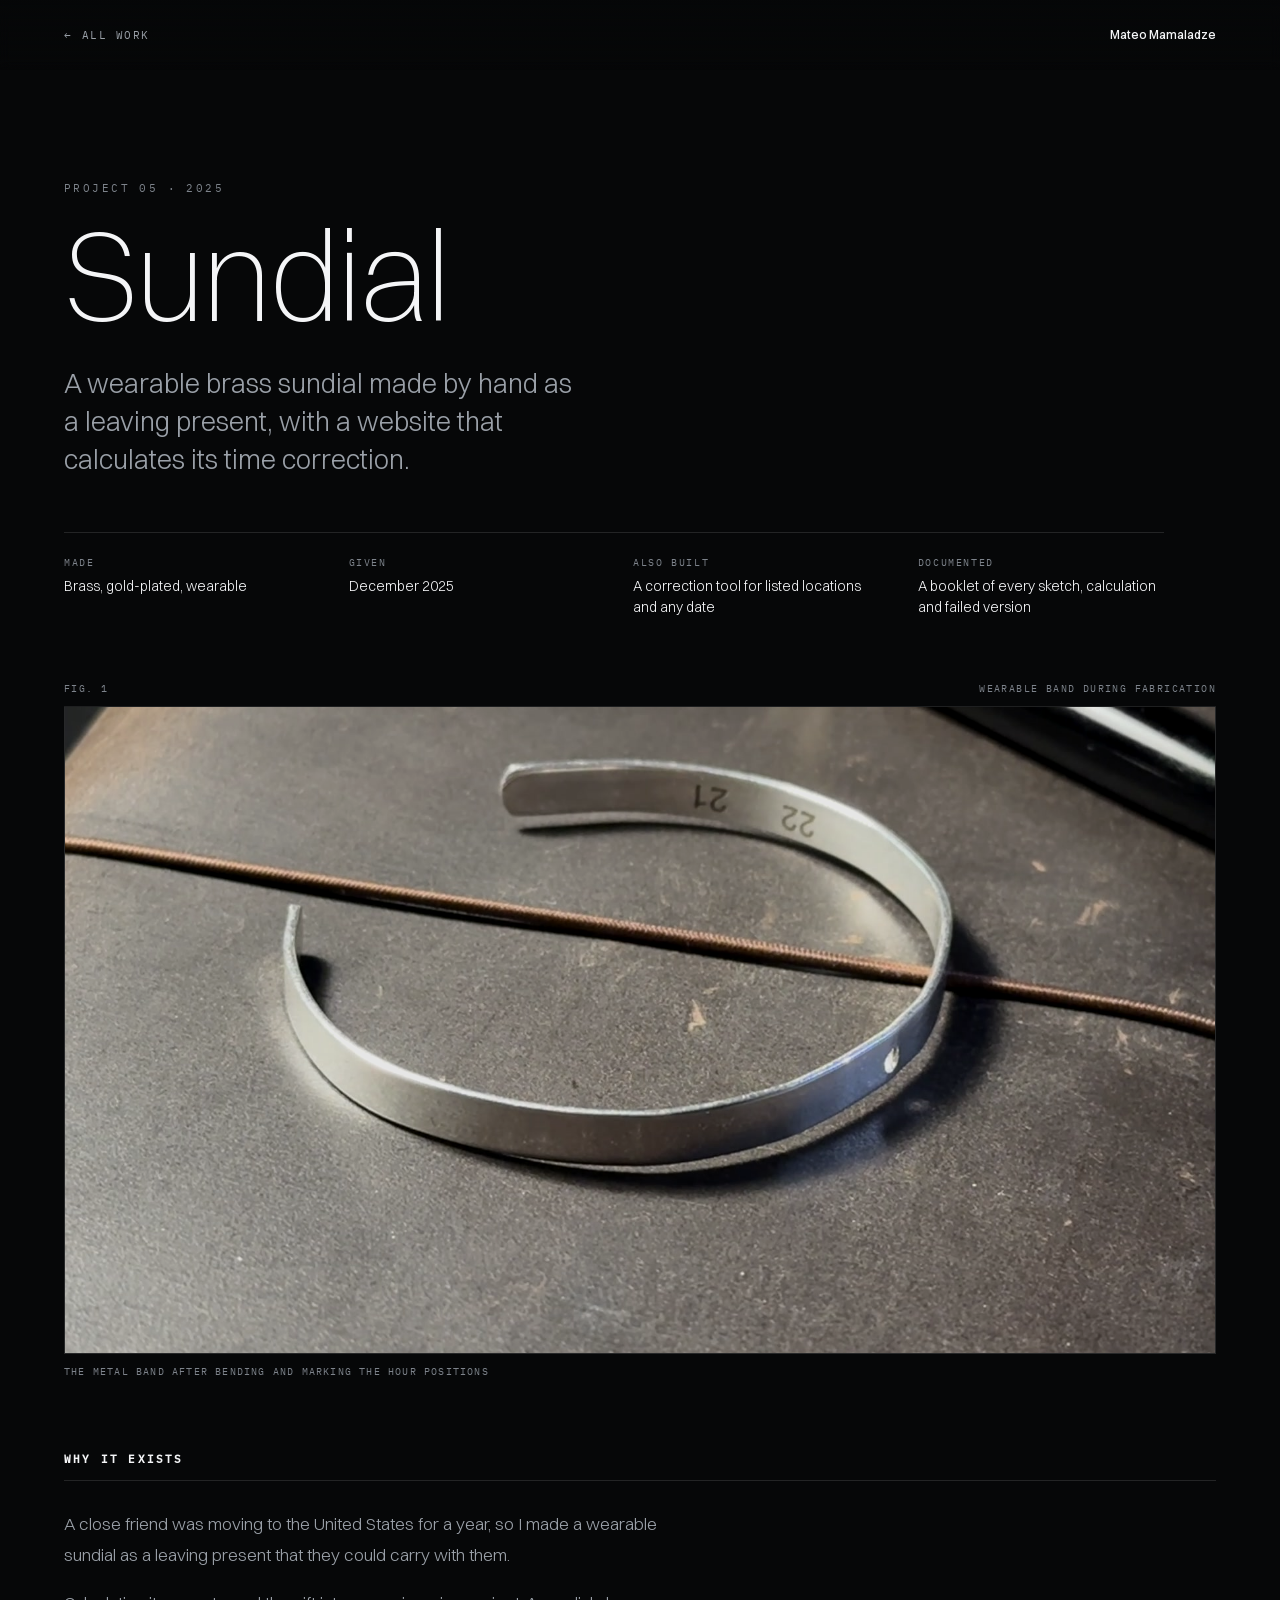
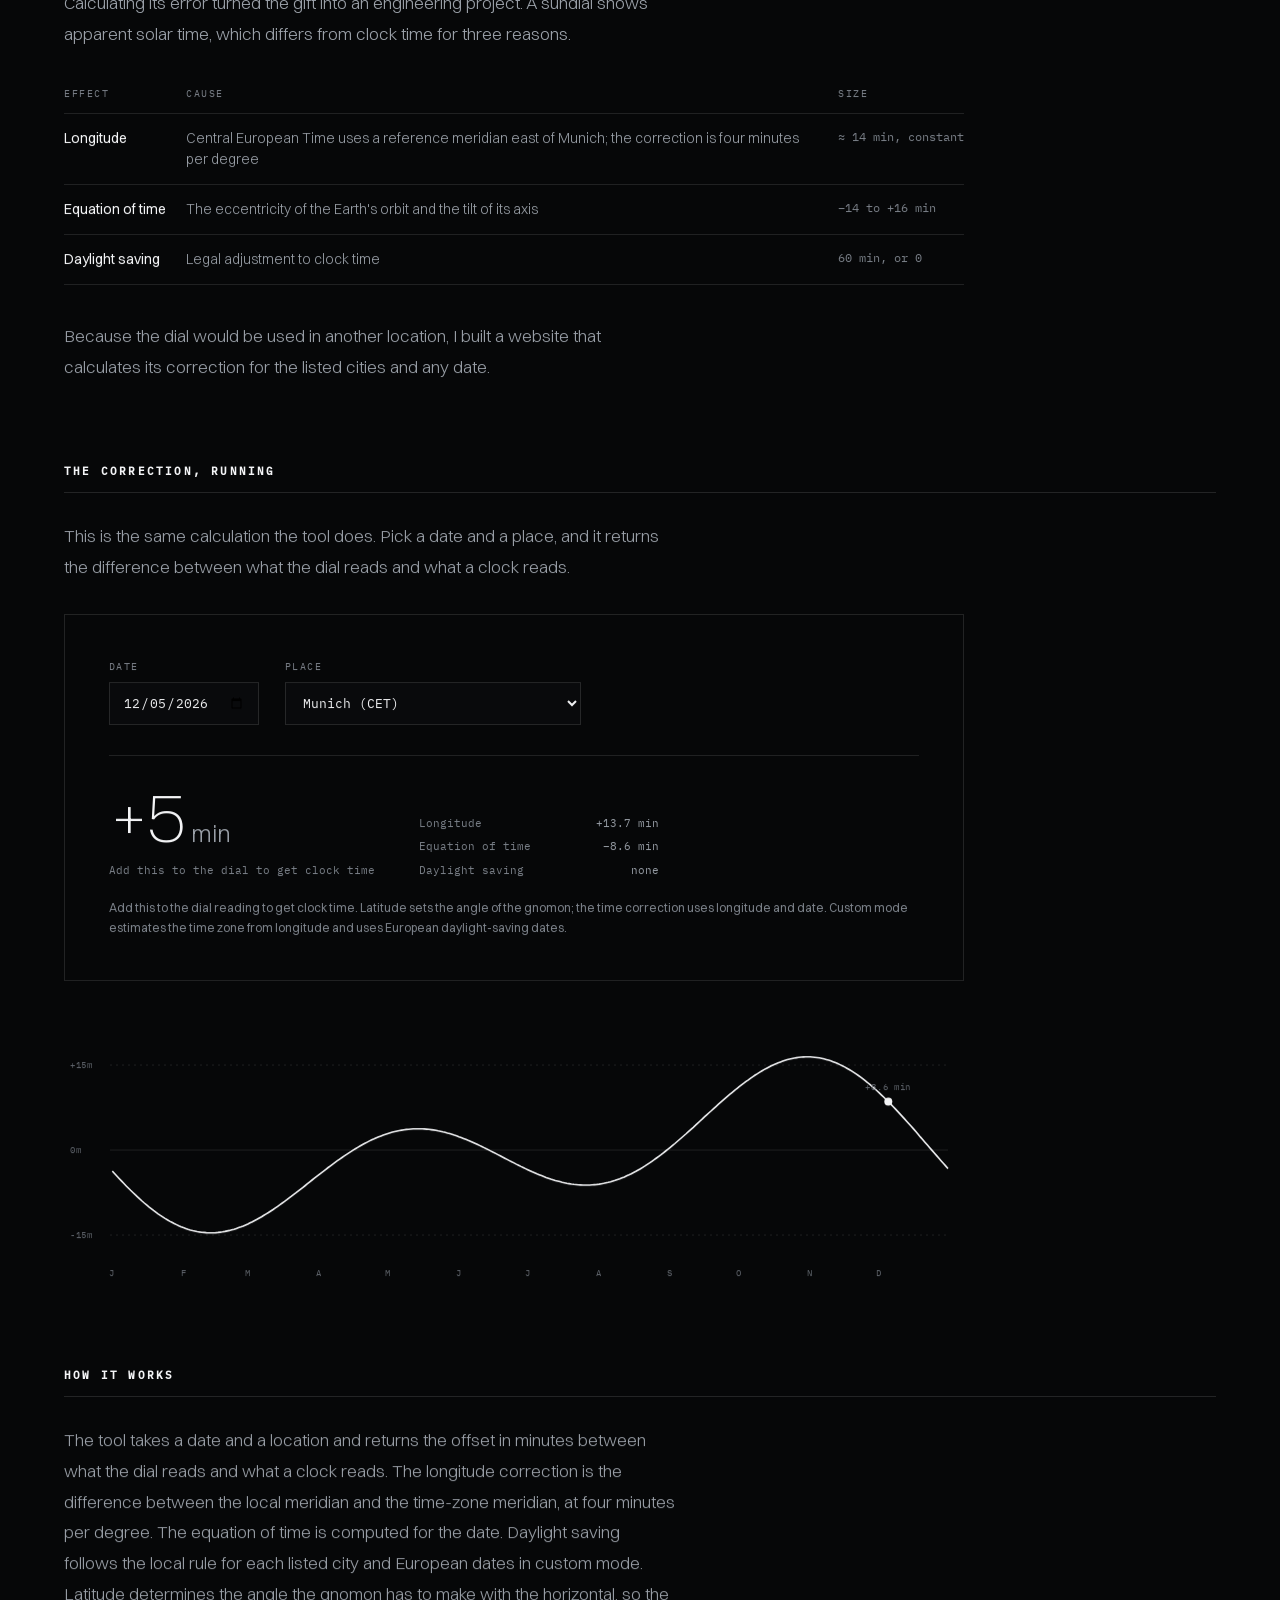
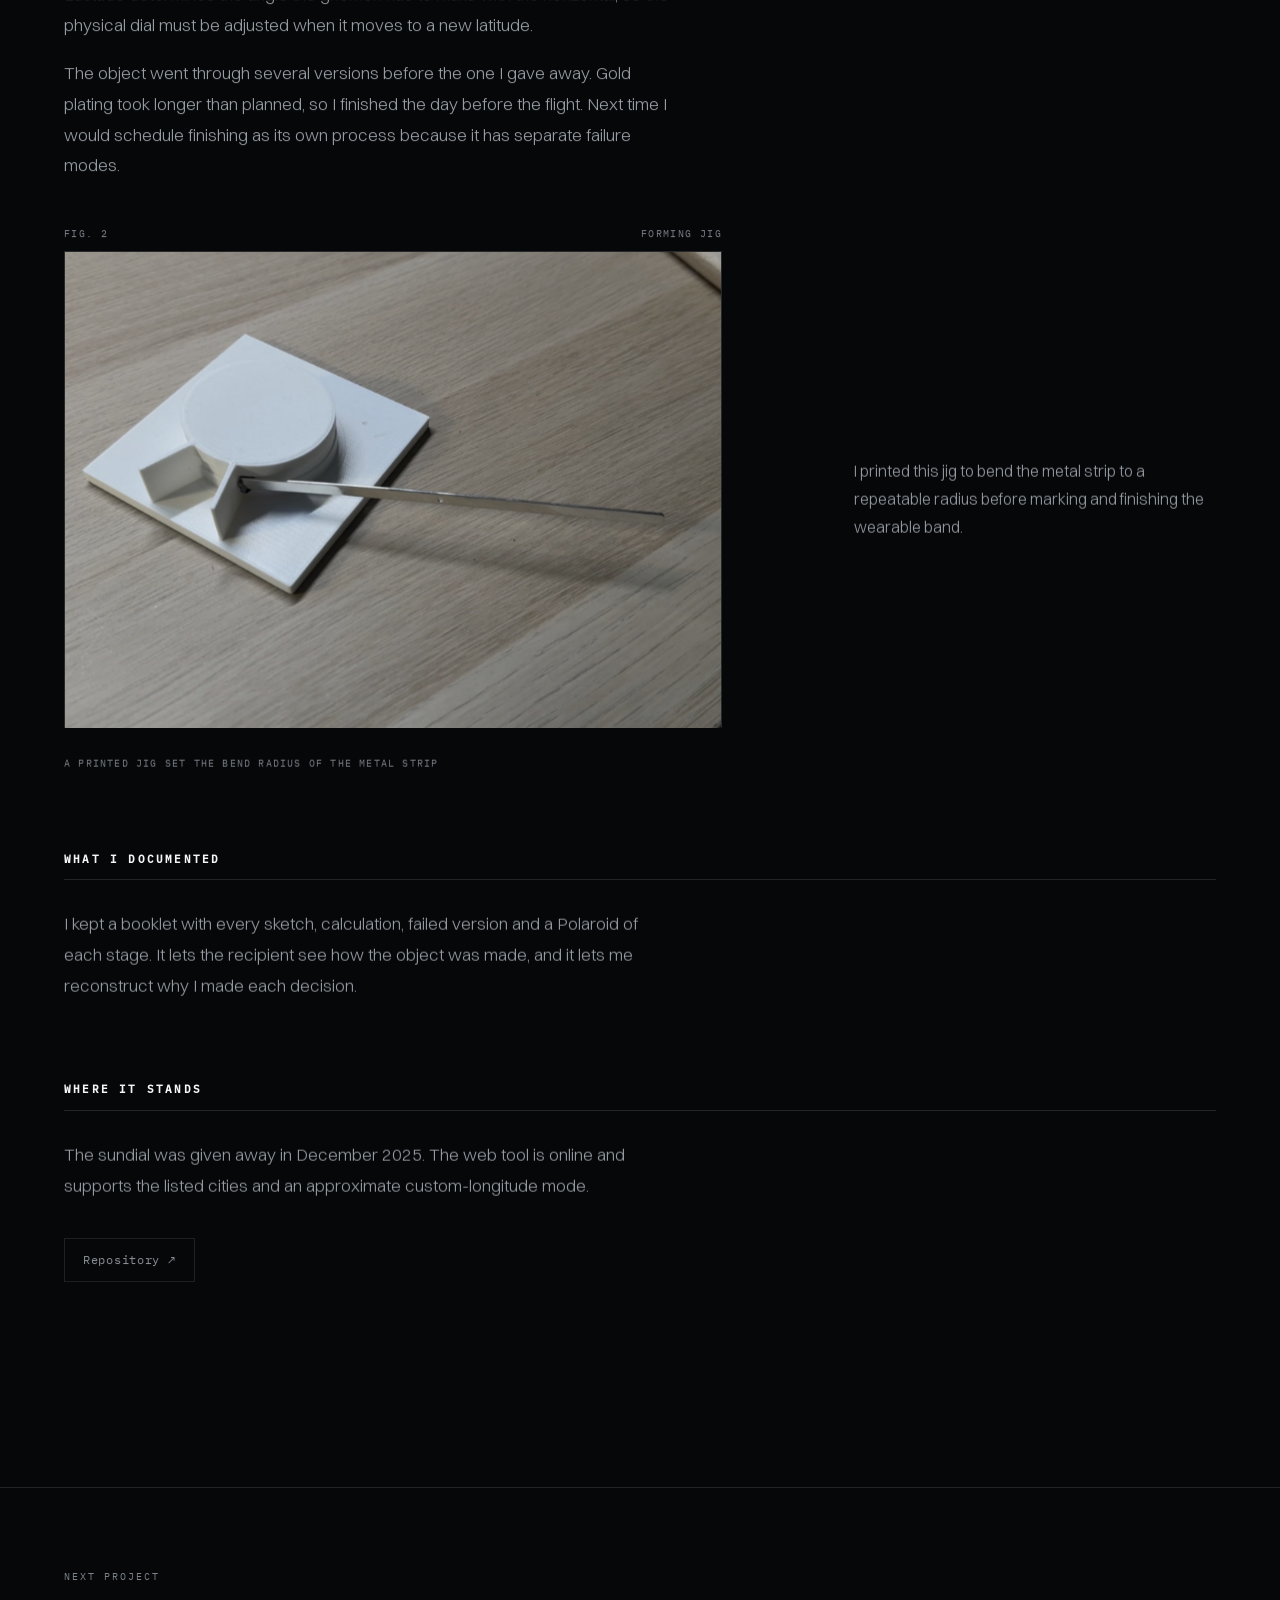
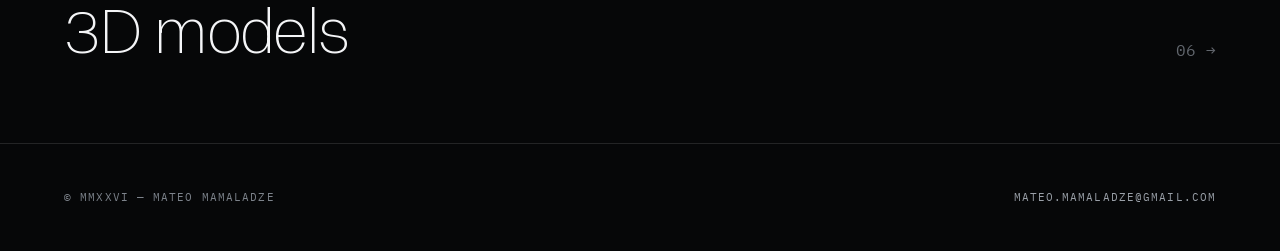
<file: p/sundial.html>
<!DOCTYPE html>
<html lang="en">
<head>
<meta charset="UTF-8" />
<meta name="viewport" content="width=device-width, initial-scale=1.0" />
<title>Sundial and correction tool — Mateo Mamaladze</title>
<meta name="description" content="A wearable brass sundial made by hand as a leaving present, and a web tool that gives you the correction you need to read it accurately." />
<link rel="icon" type="image/svg+xml" href="../assets/favicon.svg" />
<meta name="theme-color" content="#060708" />
<meta property="og:title" content="Sundial and correction tool" />
<meta property="og:description" content="A wearable brass sundial made by hand, and the correction that makes it readable." />
<meta property="og:image" content="https://mateo-gepard.github.io/the-ascent/assets/og.png" />
<link rel="stylesheet" href="../css/style.css" />
<link rel="stylesheet" href="../css/page.css" />
</head>
<body>

<div class="progress" aria-hidden="true"><i id="progressBar"></i></div>

<nav class="pnav">
  <a class="pnav__back" href="../index.html"><i>←</i> All work</a>
  <a class="pnav__name" href="../index.html">Mateo Mamaladze</a>
</nav>

<header class="phead">
  <span class="phead__kicker">Project 05 · 2025</span>
  <h1 class="phead__title" data-line><span>Sundial</span></h1>
  <p class="phead__dek">
    A wearable brass sundial made by hand as a leaving present, with a website
    that calculates its time correction.
  </p>
  <dl class="phead__facts" data-reveal>
    <div><dt>Made</dt><dd>Brass, gold-plated, wearable</dd></div>
    <div><dt>Given</dt><dd>December 2025</dd></div>
    <div><dt>Also built</dt><dd>A correction tool for listed locations and any date</dd></div>
    <div><dt>Documented</dt><dd>A booklet of every sketch, calculation and failed version</dd></div>
  </dl>
</header>

<figure class="plate plate--full" style="margin-bottom:clamp(50px,8vh,90px)">
  <span class="plate__head" data-reveal><i>Fig. 1</i><i>Wearable band during fabrication</i></span>
  <div class="plate__frame plate__frame--169 grade">
    <img loading="eager" decoding="async" width="1744" height="1308"
         src="../assets/img/sundial-band.jpg"
         alt="The curved metal band of Mateo's wearable sundial during fabrication" />
  </div>
  <span class="plate__cap" data-reveal>The metal band after bending and marking the hour positions</span>
</figure>

<main class="pbody">

  <section class="psec">
    <h2 class="psec__h">Why it exists</h2>
    <div class="prose">
      <p data-reveal>
        A close friend was moving to the United States for a year, so I made a
        wearable sundial as a leaving present that they could carry with them.
      </p>
      <p data-reveal>
        Calculating its error turned the gift into an engineering project. A
        sundial shows apparent solar time, which differs from clock time for
        three reasons.
      </p>
    </div>

    <table class="spec" data-reveal style="margin-top:clamp(30px,4vh,50px)">
      <thead><tr><th>Effect</th><th>Cause</th><th>Size</th></tr></thead>
      <tbody>
        <tr>
          <td data-label="Effect">Longitude</td>
          <td data-label="Cause">Central European Time uses a reference meridian east of Munich; the correction is four minutes per degree</td>
          <td data-label="Size" class="num">≈ 14 min, constant</td>
        </tr>
        <tr>
          <td data-label="Effect">Equation of time</td>
          <td data-label="Cause">The eccentricity of the Earth's orbit and the tilt of its axis</td>
          <td data-label="Size" class="num">−14 to +16 min</td>
        </tr>
        <tr>
          <td data-label="Effect">Daylight saving</td>
          <td data-label="Cause">Legal adjustment to clock time</td>
          <td data-label="Size" class="num">60 min, or 0</td>
        </tr>
      </tbody>
    </table>

    <div class="prose" style="margin-top:clamp(30px,4vh,50px)">
      <p data-reveal>
        Because the dial would be used in another location, I built a website
        that calculates its correction for the listed cities and any date.
      </p>
    </div>
  </section>

  <!-- ============ LIVE CORRECTION TOOL ============ -->
  <section class="psec">
    <h2 class="psec__h">The correction, running</h2>
    <div class="prose" style="margin-bottom:clamp(24px,3.5vh,40px)">
      <p data-reveal>
        This is the same calculation the tool does. Pick a date and a place, and
        it returns the difference between what the dial reads and what a clock
        reads.
      </p>
    </div>

    <div class="dial" data-reveal>
      <div class="dial__row">
        <div class="dial__f">
          <label for="dDate">Date</label>
          <input type="date" id="dDate" />
        </div>
        <div class="dial__f">
          <label for="dPlace">Place</label>
          <select id="dPlace">
            <option value="11.58|15|eu">Munich (CET)</option>
            <option value="13.40|15|eu">Berlin (CET)</option>
            <option value="-0.13|0|uk">London (GMT)</option>
            <option value="-74.01|-75|us">New York (EST)</option>
            <option value="-122.42|-120|us">San Francisco (PST)</option>
            <option value="44.79|45|none">Tbilisi (GET)</option>
            <option value="custom">Custom longitude (approximate)…</option>
          </select>
        </div>
        <div class="dial__f" id="dCustomWrap" hidden>
          <label for="dLon">Longitude (° east, negative for west)</label>
          <input type="number" id="dLon" step="0.01" value="11.58" />
        </div>
      </div>

      <div class="dial__out" role="status" aria-live="polite" aria-atomic="true">
        <div>
          <div class="dial__big" id="dTotal">—</div>
          <div class="dial__part" style="margin-top:10px">
            <span id="dPhrase">The dial reads behind the clock</span>
          </div>
        </div>
        <div class="dial__parts">
          <div class="dial__part"><span>Longitude</span><b id="dLonOut">—</b></div>
          <div class="dial__part"><span>Equation of time</span><b id="dEotOut">—</b></div>
          <div class="dial__part"><span>Daylight saving</span><b id="dDstOut">—</b></div>
        </div>
      </div>

      <p class="dial__note">
        Add this to the dial reading to get clock time. Latitude sets the angle
        of the gnomon; the time correction uses longitude and date. Custom mode
        estimates the time zone from longitude and uses European daylight-saving
        dates.
      </p>
    </div>

    <div class="eot" data-reveal>
      <svg id="eotChart" viewBox="0 0 900 260" role="img"
           aria-label="The equation of time across a year, from about minus fourteen minutes in February to plus sixteen in November"></svg>
    </div>
  </section>

  <section class="psec">
    <h2 class="psec__h">How it works</h2>
    <div class="prose">
      <p data-reveal>
        The tool takes a date and a location and returns the offset in minutes
        between what the dial reads and what a clock reads. The longitude
        correction is the difference between the local meridian and the time-zone
        meridian, at four minutes per degree. The equation of time is computed
        for the date. Daylight saving follows the local rule for each listed city
        and European dates in custom mode. Latitude determines the angle the
        gnomon has to make with the horizontal, so the physical dial must be
        adjusted when it moves to a new latitude.
      </p>
      <p data-reveal>
        The object went through several versions before the one I gave away.
        Gold plating took longer than planned, so I finished the day before the
        flight. Next time I would schedule finishing as its own process because
        it has separate failure modes.
      </p>
    </div>

    <div class="row" style="padding-top:clamp(30px,5vh,60px)">
      <figure class="plate row__media">
        <span class="plate__head" data-reveal><i>Fig. 2</i><i>Forming jig</i></span>
        <div class="plate__frame plate__frame--43 grade">
          <img loading="lazy" decoding="async" width="1744" height="1308"
               src="../assets/img/sundial-forming-jig.jpg"
               alt="A 3D-printed jig holding the straight metal strip used for the sundial band" />
        </div>
        <span class="plate__cap" data-reveal>A printed jig set the bend radius of the metal strip</span>
      </figure>
      <div class="copy row__copy">
        <p data-reveal>
          I printed this jig to bend the metal strip to a repeatable radius
          before marking and finishing the wearable band.
        </p>
      </div>
    </div>
  </section>

  <section class="psec">
    <h2 class="psec__h">What I documented</h2>
    <div class="prose">
      <p data-reveal>
        I kept a booklet with every sketch, calculation, failed version and a
        Polaroid of each stage. It lets the recipient see how the object was
        made, and it lets me reconstruct why I made each decision.
      </p>
    </div>
  </section>

  <section class="psec">
    <h2 class="psec__h">Where it stands</h2>
    <div class="prose">
      <p data-reveal>
        The sundial was given away in December 2025. The web tool is online and
        supports the listed cities and an approximate custom-longitude mode.
      </p>
    </div>
    <div class="plinks" data-reveal style="margin-top:clamp(26px,4vh,44px)">
      <a href="https://github.com/mateo-gepard/Sundial" target="_blank" rel="noopener">Repository ↗</a>
    </div>
  </section>

</main>

<a class="pnext" href="models.html">
  <div><span class="pnext__l">Next project</span><span class="pnext__t">3D models</span></div>
  <span class="mono dim">06 →</span>
</a>

<footer class="pfoot">
  <span>© MMXXVI — Mateo Mamaladze</span>
  <span><a href="mailto:mateo.mamaladze@gmail.com">mateo.mamaladze@gmail.com</a></span>
</footer>

<script src="../js/vendor/gsap.min.js"></script>
<script src="../js/vendor/ScrollTrigger.min.js"></script>
<script src="../js/page.js"></script>
<script src="../js/sundial.js"></script>
</body>
</html>
</file>
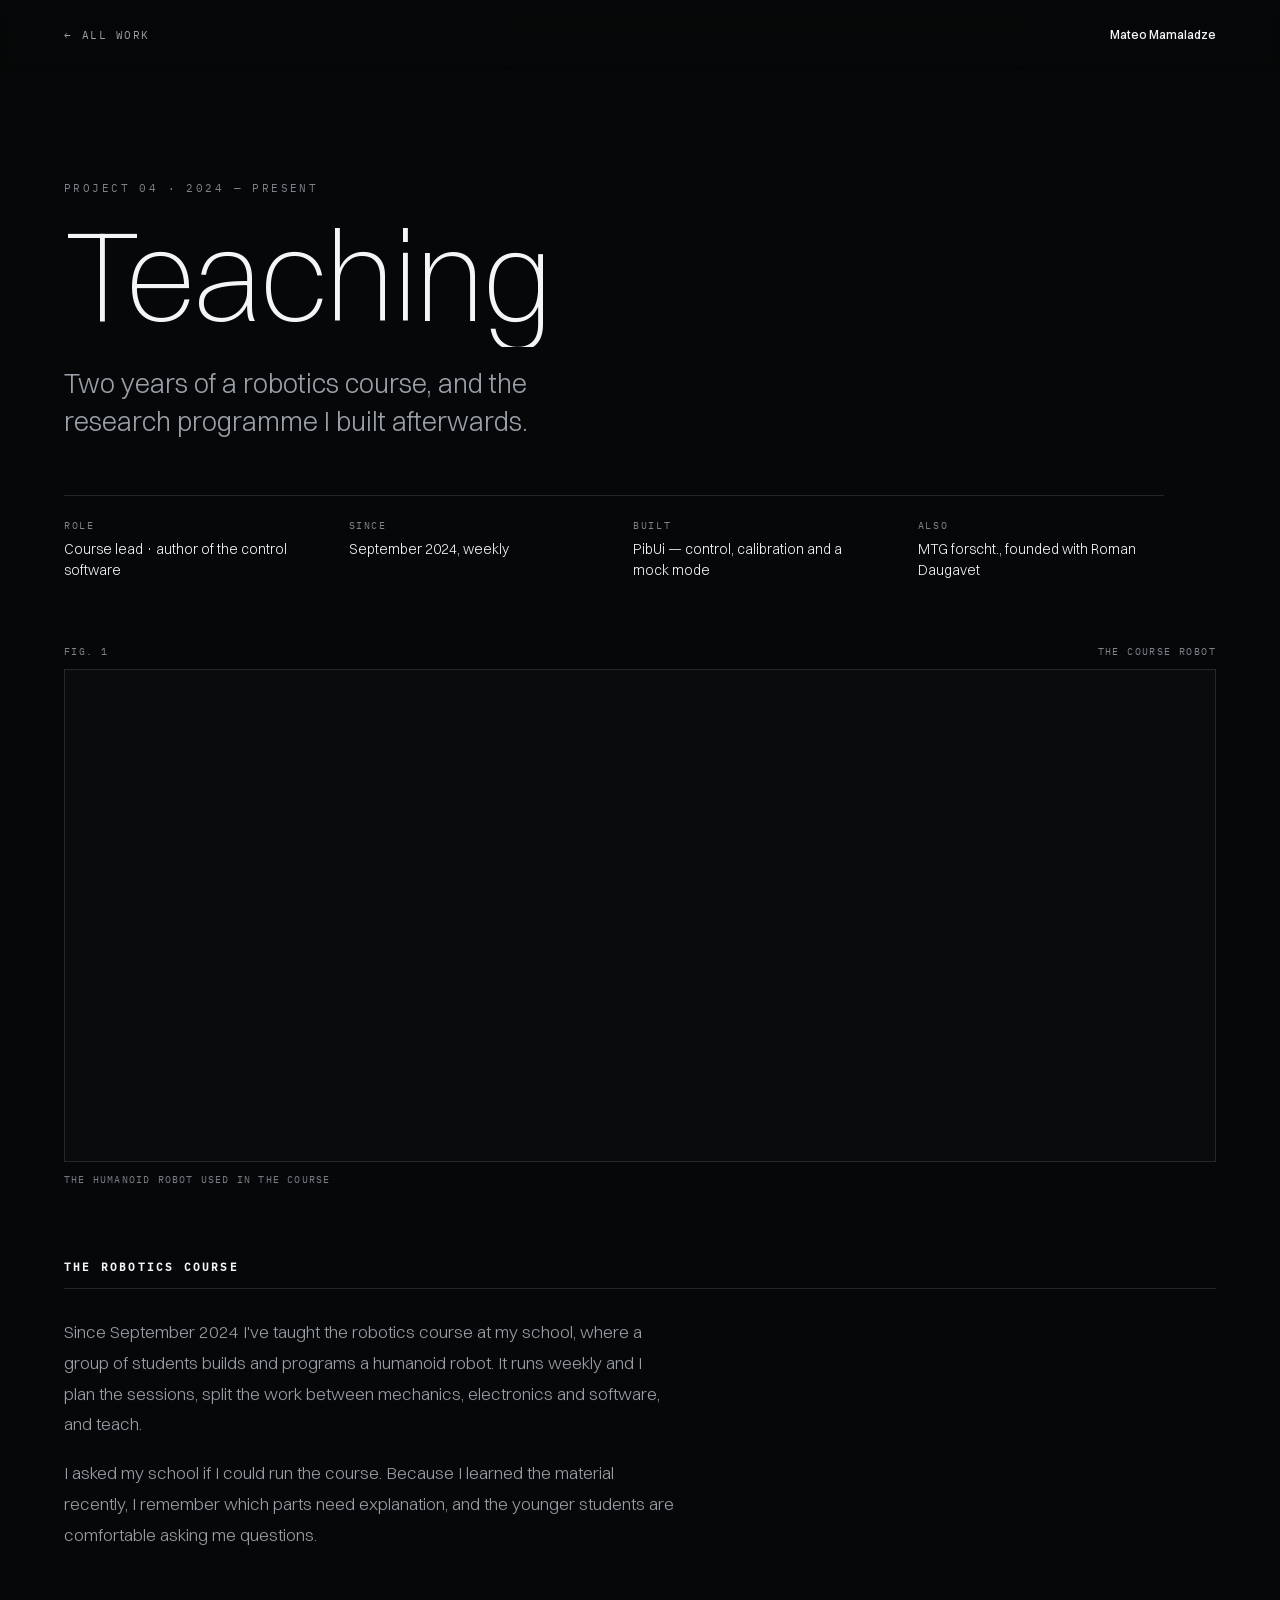
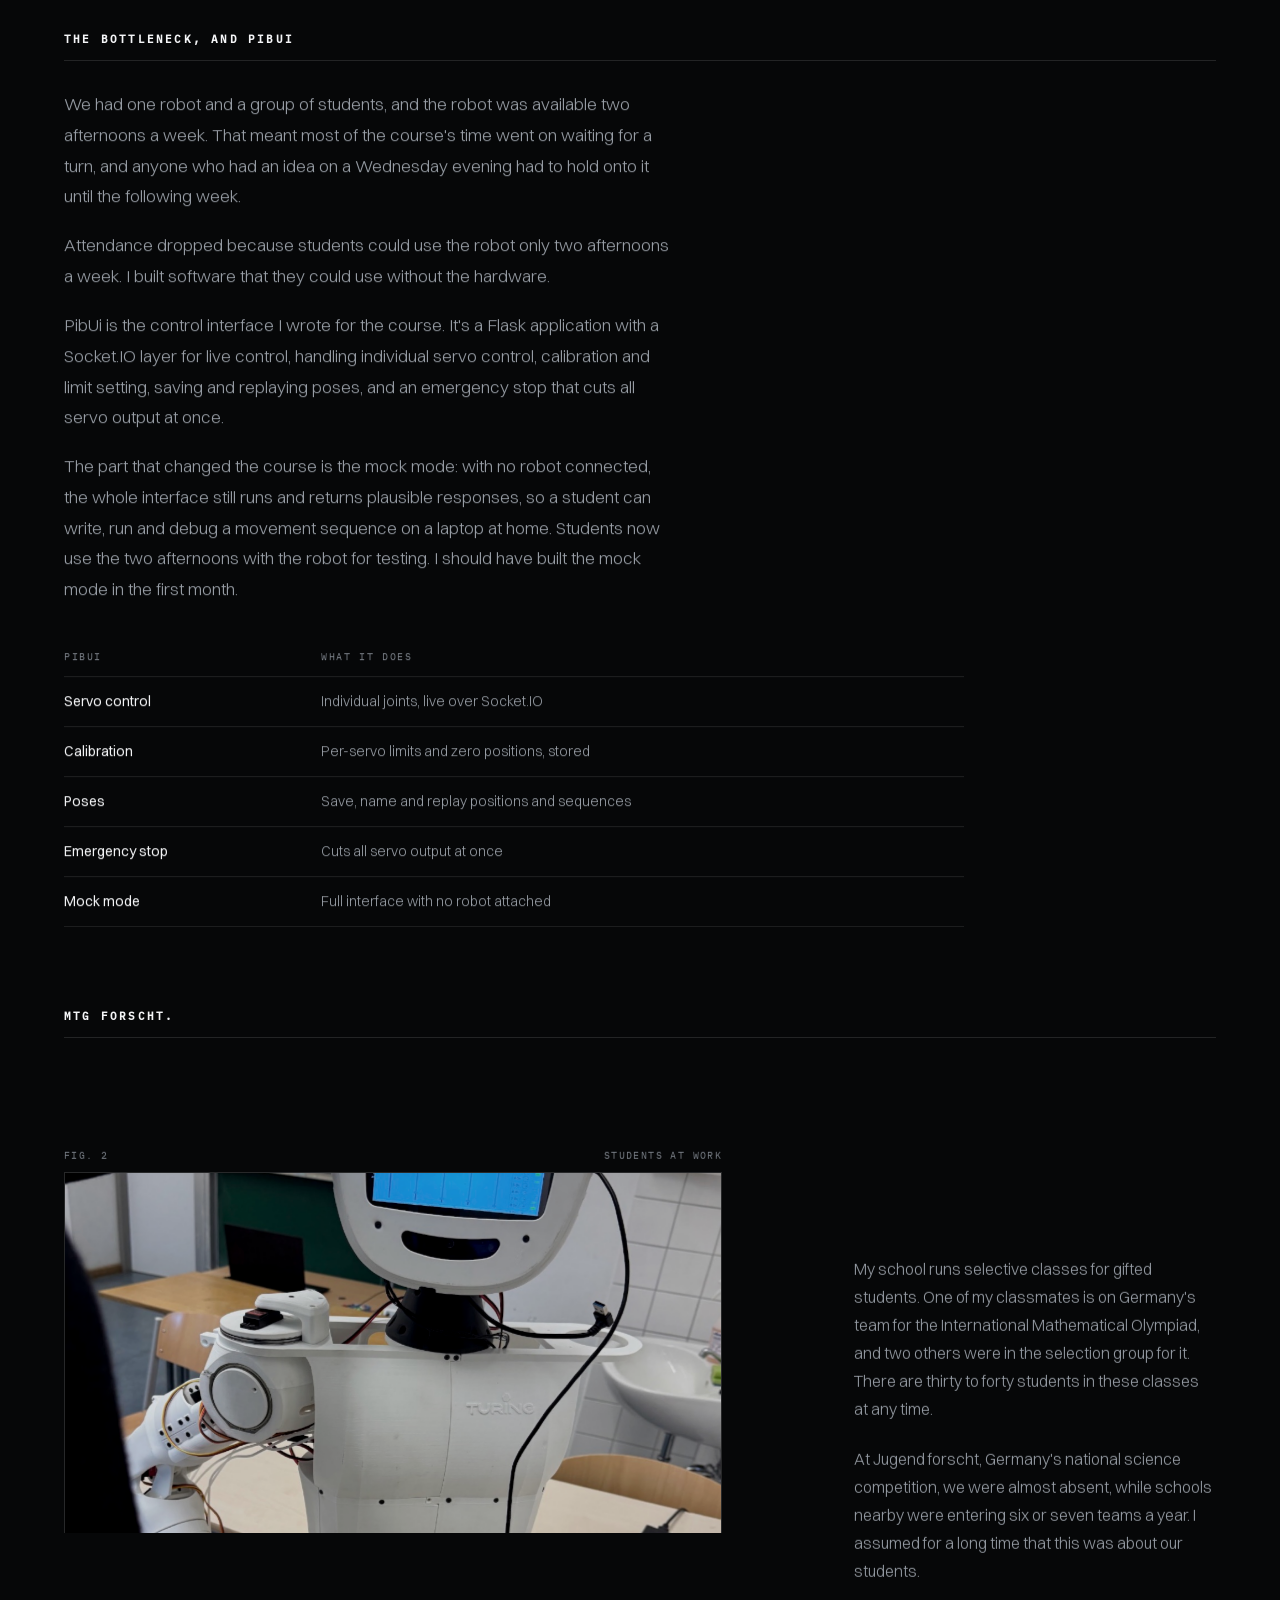
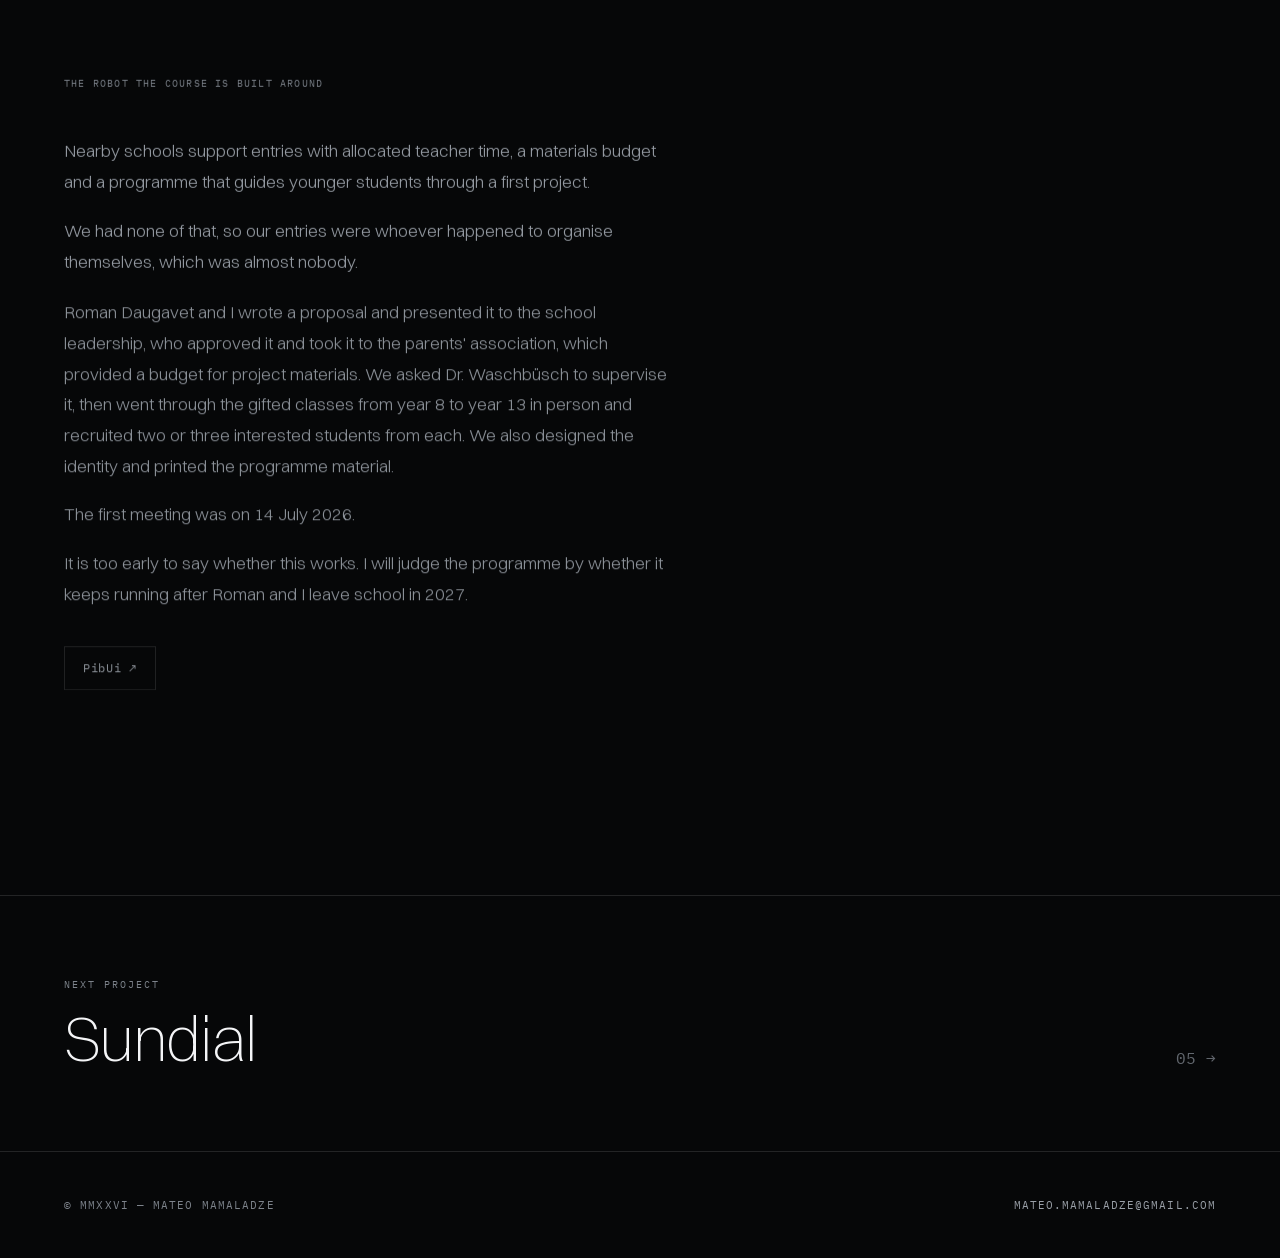
<file: p/teaching.html>
<!DOCTYPE html>
<html lang="en">
<head>
<meta charset="UTF-8" />
<meta name="viewport" content="width=device-width, initial-scale=1.0" />
<title>Teaching — Mateo Mamaladze</title>
<meta name="description" content="Two years of a robotics course, and the research programme I built afterwards." />
<link rel="icon" type="image/svg+xml" href="../assets/favicon.svg" />
<meta name="theme-color" content="#060708" />
<meta property="og:title" content="Teaching — Mateo Mamaladze" />
<meta property="og:description" content="Two years of a robotics course, and the research programme I built afterwards." />
<meta property="og:image" content="https://mateo-gepard.github.io/the-ascent/assets/og.png" />
<link rel="stylesheet" href="../css/style.css" />
<link rel="stylesheet" href="../css/page.css" />
</head>
<body>

<div class="progress" aria-hidden="true"><i id="progressBar"></i></div>

<nav class="pnav">
  <a class="pnav__back" href="../index.html"><i>←</i> All work</a>
  <a class="pnav__name" href="../index.html">Mateo Mamaladze</a>
</nav>

<header class="phead">
  <span class="phead__kicker">Project 04 · 2024 — present</span>
  <h1 class="phead__title" data-line><span>Teaching</span></h1>
  <p class="phead__dek">
    Two years of a robotics course, and the research programme I built
    afterwards.
  </p>
  <dl class="phead__facts" data-reveal>
    <div><dt>Role</dt><dd>Course lead · author of the control software</dd></div>
    <div><dt>Since</dt><dd>September 2024, weekly</dd></div>
    <div><dt>Built</dt><dd>PibUi — control, calibration and a mock mode</dd></div>
    <div><dt>Also</dt><dd>MTG forscht., founded with Roman Daugavet</dd></div>
  </dl>
</header>

<figure class="plate plate--full" style="margin-bottom:clamp(50px,8vh,90px)">
  <span class="plate__head" data-reveal><i>Fig. 1</i><i>The course robot</i></span>
  <div class="plate__frame plate__frame--pano grade">
    <video src="../assets/robothand-loop.mp4" data-ambient muted loop playsinline preload="metadata"
           aria-label="Shaking hands with the humanoid robot"></video>
  </div>
  <span class="plate__cap" data-reveal>The humanoid robot used in the course</span>
</figure>

<main class="pbody">

  <section class="psec">
    <h2 class="psec__h">The robotics course</h2>
    <div class="prose">
      <p data-reveal>
        Since September 2024 I've taught the robotics course at my school, where
        a group of students builds and programs a humanoid robot. It runs weekly
        and I plan the sessions, split the work between mechanics, electronics
        and software, and teach.
      </p>
      <p data-reveal>
        I asked my school if I could run the course. Because I learned the
        material recently, I remember which parts need explanation, and the
        younger students are comfortable asking me questions.
      </p>
    </div>
  </section>

  <section class="psec">
    <h2 class="psec__h">The bottleneck, and PibUi</h2>
    <div class="prose">
      <p data-reveal>
        We had one robot and a group of students, and the robot was available two
        afternoons a week. That meant most of the course's time went on waiting
        for a turn, and anyone who had an idea on a Wednesday evening had to hold
        onto it until the following week.
      </p>
      <p data-reveal>
        Attendance dropped because students could use the robot only two
        afternoons a week. I built software that they could use without the
        hardware.
      </p>
      <p data-reveal>
        PibUi is the control interface I wrote for the course. It's a Flask
        application with a Socket.IO layer for live control, handling individual
        servo control, calibration and limit setting, saving and replaying poses,
        and an emergency stop that cuts all servo output at once.
      </p>
      <p data-reveal>
        The part that changed the course is the mock mode: with no robot
        connected, the whole interface still runs and returns plausible
        responses, so a student can write, run and debug a movement sequence on a
        laptop at home. Students now use the two afternoons with the robot for
        testing. I should have built the mock mode in the first month.
      </p>
    </div>

    <table class="spec" data-reveal style="margin-top:clamp(34px,5vh,56px)">
      <thead><tr><th>PibUi</th><th>What it does</th></tr></thead>
      <tbody>
        <tr><td data-label="PibUi">Servo control</td><td data-label="What it does">Individual joints, live over Socket.IO</td></tr>
        <tr><td data-label="PibUi">Calibration</td><td data-label="What it does">Per-servo limits and zero positions, stored</td></tr>
        <tr><td data-label="PibUi">Poses</td><td data-label="What it does">Save, name and replay positions and sequences</td></tr>
        <tr><td data-label="PibUi">Emergency stop</td><td data-label="What it does">Cuts all servo output at once</td></tr>
        <tr><td data-label="PibUi">Mock mode</td><td data-label="What it does">Full interface with no robot attached</td></tr>
      </tbody>
    </table>
  </section>

  <section class="psec">
    <h2 class="psec__h">MTG forscht.</h2>
    <div class="row">
      <figure class="plate row__media">
        <span class="plate__head" data-reveal><i>Fig. 2</i><i>Students at work</i></span>
        <div class="plate__frame plate__frame--43 grade">
          <img loading="lazy" decoding="async" src="../assets/img/robot.jpg"
               alt="The humanoid robot the course builds" />
        </div>
        <span class="plate__cap" data-reveal>The robot the course is built around</span>
      </figure>
      <div class="copy row__copy">
        <p data-reveal>
          My school runs selective classes for gifted students. One of my
          classmates is on Germany's team for the International Mathematical
          Olympiad, and two others were in the selection group for it. There are
          thirty to forty students in these classes at any time.
        </p>
        <p data-reveal>
          At Jugend forscht, Germany's national science competition, we were
          almost absent, while schools nearby were entering six or seven teams a
          year. I assumed for a long time that this was about our students.
        </p>
      </div>
    </div>

    <div class="prose" style="margin-top:clamp(34px,5vh,56px)">
      <p data-reveal>
        Nearby schools support entries with allocated teacher time, a materials
        budget and a programme that guides younger students through a first
        project.
      </p>
      <p data-reveal>
        We had none of that, so our entries were whoever happened to organise
        themselves, which was almost nobody.
      </p>
      <p data-reveal>
        Roman Daugavet and I wrote a proposal and presented it to the school
        leadership, who approved it and took it to the parents' association, which
        provided a budget for project materials. We asked Dr. Waschbüsch to
        supervise it, then went through the gifted classes from year 8 to year 13
        in person and recruited two or three interested students from each. We
        also designed the identity and printed the programme material.
      </p>
      <p data-reveal>
        The first meeting was on 14 July 2026.
      </p>
      <p data-reveal>
        It is too early to say whether this works. I will judge the programme by
        whether it keeps running after Roman and I leave school in 2027.
      </p>
    </div>

    <div class="plinks" data-reveal style="margin-top:clamp(26px,4vh,44px)">
      <a href="https://github.com/mateo-gepard/PibUi" target="_blank" rel="noopener">PibUi ↗</a>
    </div>
  </section>

</main>

<a class="pnext" href="sundial.html">
  <div><span class="pnext__l">Next project</span><span class="pnext__t">Sundial</span></div>
  <span class="mono dim">05 →</span>
</a>

<footer class="pfoot">
  <span>© MMXXVI — Mateo Mamaladze</span>
  <span><a href="mailto:mateo.mamaladze@gmail.com">mateo.mamaladze@gmail.com</a></span>
</footer>

<script src="../js/vendor/gsap.min.js"></script>
<script src="../js/vendor/ScrollTrigger.min.js"></script>
<script src="../js/page.js"></script>
</body>
</html>
</file>
<file: css/style.css>
/* =========================================================================
   MATEO MAMALADZE — minimalist / white Inter / full-screen scrubbed video
   ========================================================================= */

@font-face {
  font-family: "Switzer";
  src: url("../assets/fonts/Switzer-Variable.woff2") format("woff2");
  font-weight: 100 900;
  font-display: swap;
}
@font-face {
  font-family: "IBM Plex Mono";
  src: url("../assets/fonts/IBMPlexMono-Regular.woff2") format("woff2");
  font-weight: 400;
  font-display: swap;
}
@font-face {
  font-family: "IBM Plex Mono";
  src: url("../assets/fonts/IBMPlexMono-Medium.woff2") format("woff2");
  font-weight: 500;
  font-display: swap;
}

:root {
  --bg:        #060708;
  --bg-2:      #0a0b0d;
  --white:     #f4f5f7;
  --grey:      #9aa0a8;
  --grey-dim:  #62676e;
  --grey-meta: #7d838b;
  --mist:      #b9c3ce;
  --line:      rgba(244,245,247,0.12);

  --sans: "Switzer", "Inter", system-ui, -apple-system, "Segoe UI", sans-serif;
  --mono: "IBM Plex Mono", ui-monospace, "SF Mono", monospace;

  --ease-out: cubic-bezier(0.16, 1, 0.3, 1);
  --edge: clamp(22px, 5vw, 96px);
}

/* utility */
.mono { font-family: var(--mono); font-weight: 400; }
.dim  { color: var(--grey-dim); }
.link { color: var(--grey); transition: color .3s var(--ease-out); }
.link:hover { color: var(--white); }

*,*::before,*::after { box-sizing: border-box; margin: 0; padding: 0; }
html {
  -webkit-font-smoothing: antialiased; text-rendering: optimizeLegibility;
  overflow-x: clip; /* clip (not hidden) — avoids creating a scroll container that breaks pinning */
  scroll-padding-top: 76px;
}
body {
  background: var(--bg);
  color: var(--white);
  font-family: var(--sans);
  font-weight: 400;
  line-height: 1.5;
}
img,video { display: block; max-width: 100%; }
a { color: inherit; text-decoration: none; }
a:focus-visible,
button:focus-visible,
input:focus-visible,
select:focus-visible,
textarea:focus-visible {
  outline: 2px solid var(--white);
  outline-offset: 4px;
}
[hidden] { display: none !important; }
sup { font-size: 0.5em; vertical-align: super; font-weight: 300; margin-left: 0.05em; }
::selection { background: var(--white); color: var(--bg); }
::-webkit-scrollbar { width: 0; height: 0; }

body.is-loading { overflow: hidden; height: 100vh; }
body.is-loading main,
body.is-loading .topbar { opacity: 0; }

/* ======================================================================== */
/*  PRELOADER                                                               */
/* ======================================================================== */
.loader {
  position: fixed; inset: 0; z-index: 9800; background: var(--bg);
  display: flex; flex-direction: column; align-items: center; justify-content: center;
  gap: 26px;
}
.loader__name {
  font-size: clamp(12px, 1.4vw, 15px); font-weight: 400;
  letter-spacing: 0.42em; color: var(--white); text-indent: 0.42em;
}
.loader__bar {
  width: min(240px, 46vw); height: 1px; background: rgba(244,245,247,0.14);
  overflow: hidden; position: relative;
}
.loader__fill { position: absolute; inset: 0; width: 0%; background: var(--white); }
.loader__count {
  font-size: 11px; font-weight: 300; letter-spacing: 0.2em; color: var(--grey-dim);
}
.loader__count::after { content: "%"; }

/* ======================================================================== */
/*  TOP BAR                                                                 */
/* ======================================================================== */
.topbar {
  position: fixed; top: 0; left: 0; right: 0; z-index: 500;
  display: flex; justify-content: space-between; align-items: center;
  padding: clamp(18px,2.4vw,30px) var(--edge);
  background: linear-gradient(
    to bottom,
    rgba(6,7,8,0.94) 0%,
    rgba(6,7,8,0.64) 58%,
    rgba(6,7,8,0) 100%
  );
  -webkit-backdrop-filter: blur(9px);
  backdrop-filter: blur(9px);
  transition: opacity 0.6s var(--ease-out);
}
.topbar__brand {
  font-size: 13px; font-weight: 500; letter-spacing: 0.04em; color: var(--white);
}
.topbar__meta {
  font-size: 11px; font-weight: 400; letter-spacing: 0.22em; text-transform: uppercase;
  color: var(--white); display: inline-flex; align-items: center; gap: 9px;
}
.topbar__meta .dot {
  width: 5px; height: 5px; border-radius: 50%; background: var(--white);
  animation: pulse 2.6s ease-in-out infinite;
}
@keyframes pulse { 0%,100%{opacity:1} 50%{opacity:0.2} }

/* ======================================================================== */
/*  HERO                                                                    */
/* ======================================================================== */
.hero { position: relative; height: 100vh; overflow: hidden; background: var(--bg); }
.hero__pin { position: relative; height: 100%; width: 100%; }
@supports (height: 100svh) {
  .hero { height: 100svh; }
  body.is-loading { height: 100svh; }
}
.hero__media {
  position: absolute;
  inset: 0;
  background: var(--bg) url("../assets/hero-poster.jpg") center 42% / cover no-repeat;
}
.hero__video {
  position: absolute; inset: 0; width: 100%; height: 100%;
  object-fit: cover; object-position: center 42%; will-change: contents;
  opacity: 0;
}
.hero__video.is-frame-ready {
  opacity: 1;
}
.hero__scrim {
  position: absolute; inset: 0; pointer-events: none;
  background:
    linear-gradient(90deg, rgba(4,5,7,0.55) 0%, rgba(4,5,7,0.14) 34%, rgba(4,5,7,0) 58%),
    radial-gradient(135% 135% at 50% 48%, transparent 60%, rgba(4,5,7,0.62) 100%);
}

/* scenes */
.scenes { position: absolute; inset: 0; z-index: 5; pointer-events: none; }
.scene {
  position: absolute; inset: 0; opacity: 0;
  display: flex; flex-direction: column; padding: 0 var(--edge);
  will-change: transform, opacity, filter;
}
.scene--center { align-items: center; justify-content: center; text-align: center; }
.scene--left   { align-items: flex-start; justify-content: center; text-align: left; }
.scene--left .scene__inner { max-width: 50%; }

.scene .ln { display: block; }

.scene__name {
  font-weight: 200; letter-spacing: -0.03em; line-height: 0.92;
  font-size: clamp(56px, 12vw, 190px); color: var(--white);
  text-shadow: 0 6px 60px rgba(0,0,0,0.45);
}
.scene__role {
  font-weight: 300; letter-spacing: 0.02em;
  font-size: clamp(18px, 2.6vw, 38px); color: var(--white);
  text-shadow: 0 4px 40px rgba(0,0,0,0.5);
}
.scene__role i { font-style: normal; color: var(--grey); margin: 0 0.6em; }

.scene__eyebrow {
  display: block; font-size: 12px; font-weight: 400; letter-spacing: 0.28em;
  text-transform: uppercase; color: var(--grey); margin-bottom: 26px;
}
.scene__statement {
  font-weight: 200; letter-spacing: -0.02em; line-height: 1.02;
  font-size: clamp(34px, 5.2vw, 82px); color: var(--white);
  text-shadow: 0 6px 50px rgba(0,0,0,0.5);
}
.scene__statement .em { font-weight: 400; }
@media (max-width: 820px){
  .scene--left { align-items: center; justify-content: flex-end; text-align: center; padding-bottom: 16vh; }
  .scene--left .scene__inner { max-width: 100%; }
  .scene__statement { font-size: clamp(30px, 8vw, 48px); }
  .hero__video { will-change: auto; }
}

.hero__cue {
  position: absolute; left: 50%; bottom: 30px; transform: translateX(-50%);
  z-index: 6; display: flex; flex-direction: column; align-items: center; gap: 12px;
}
.hero__cue span {
  font-size: 10px; font-weight: 400; letter-spacing: 0.32em; text-transform: uppercase; color: var(--white);
}
.hero__cue i {
  width: 1px; height: 42px; background: rgba(244,245,247,0.4); position: relative; overflow: hidden;
}
.hero__cue i::after {
  content: ""; position: absolute; top: 0; left: 0; width: 100%; height: 45%;
  background: var(--white); animation: cue 1.8s var(--ease-out) infinite;
}
@keyframes cue { 0%{transform:translateY(-100%)} 100%{transform:translateY(240%)} }

/* ======================================================================== */
/*  THE THREAD (thesis)                                                     */
/* ======================================================================== */
.sec-tag {
  display: block; font-size: 11px; font-weight: 400; letter-spacing: 0.24em;
  text-transform: uppercase; color: var(--grey-meta);
  margin-bottom: clamp(40px, 7vh, 80px);
}
.thesis {
  position: relative; z-index: 10; background: var(--bg);
  padding: clamp(110px, 20vh, 240px) var(--edge) clamp(90px, 14vh, 180px);
}
.thesis__word {
  font-weight: 200; letter-spacing: -0.03em; line-height: 0.95;
  font-size: clamp(56px, 11vw, 176px); color: var(--white);
}
/* overflow:hidden is the reveal mask — pad the box so descenders (g, j, y)
   are not clipped, then pull the layout back with a matching negative margin */
.thesis__word { display: block; overflow: hidden; padding-bottom: .16em; margin-bottom: -.16em; }
.thesis__word > span { display: inline-block; }
.thesis__def {
  margin-top: clamp(30px, 5vh, 54px);
  display: flex; flex-direction: column; gap: 8px;
}
.thesis__def p {
  font-size: clamp(14px, 1.25vw, 17px); font-weight: 300; color: var(--grey);
}
.thesis__def i { font-style: normal; text-transform: uppercase; letter-spacing: 0.22em; font-size: 11px; color: var(--grey-dim); }
.thesis__def b { font-weight: 500; color: var(--white); margin-right: 0.5em; }
.thesis__statement {
  margin-top: clamp(46px, 8vh, 90px);
  font-size: clamp(20px, 2.4vw, 34px); font-weight: 300; line-height: 1.45;
  color: var(--white); max-width: 34ch;
}

/* ======================================================================== */
/*  FOUR MOVEMENTS (index)                                                  */
/* ======================================================================== */
.movements {
  position: relative; z-index: 10; background: var(--bg);
  padding: clamp(70px, 12vh, 150px) var(--edge) clamp(90px, 16vh, 200px);
}
.movement {
  display: grid; grid-template-columns: auto 1fr auto; align-items: baseline;
  gap: clamp(20px, 4vw, 70px);
  padding: clamp(28px, 4.5vh, 46px) 0;
  border-top: 1px solid var(--line);
  transition: opacity 0.4s var(--ease-out);
}
.movement:last-of-type { border-bottom: 1px solid var(--line); }
.movements:has(.movement:hover) .movement:not(:hover) { opacity: 0.35; }
.movement__num {
  font-size: 12px; font-weight: 400; letter-spacing: 0.2em; color: var(--grey-dim);
}
.movement__title {
  font-weight: 200; letter-spacing: -0.02em; line-height: 1;
  font-size: clamp(34px, 4.6vw, 72px); color: var(--white);
}
.movement__text {
  margin-top: 14px; font-size: clamp(14px, 1.25vw, 17px); font-weight: 300;
  line-height: 1.7; color: var(--grey); max-width: 58ch;
}
.movement__meta {
  font-size: 11px; font-weight: 400; letter-spacing: 0.16em;
  text-transform: uppercase; color: var(--grey-dim); white-space: nowrap;
}
.movements__note {
  margin-top: clamp(40px, 7vh, 70px);
  font-size: 12px; font-weight: 300; letter-spacing: 0.2em;
  text-transform: uppercase; color: var(--grey-dim);
}
@media (max-width: 720px){
  .movement { grid-template-columns: auto 1fr; }
  .movement__meta { grid-column: 2; margin-top: 10px; }
}

/* ======================================================================== */
/*  CHAPTERS — shared                                                       */
/* ======================================================================== */
.chapter {
  position: relative; z-index: 10; background: var(--bg);
  padding: clamp(90px, 16vh, 200px) 0 clamp(80px, 14vh, 170px);
  border-top: 1px solid var(--line);
}
.chapter--alt { background: var(--bg-2); }
.chapter__head {
  padding: 0 var(--edge); margin-bottom: clamp(50px, 9vh, 110px);
  display: flex; flex-direction: column; gap: 16px;
}
.chapter__num { font-size: 11px; letter-spacing: 0.24em; text-transform: uppercase; color: var(--grey-dim); }
.chapter__title {
  font-weight: 200; letter-spacing: -0.03em; line-height: 0.92;
  font-size: clamp(64px, 12vw, 180px); color: var(--white);
}
.chapter__title { display: block; overflow: hidden; padding-bottom: .14em; margin-bottom: -.14em; }
.chapter__title > span { display: inline-block; }
.chapter__dek {
  font-size: clamp(16px, 1.6vw, 22px); font-weight: 300; color: var(--grey);
}
.chapter__close {
  padding: 0 var(--edge); margin-top: clamp(60px, 10vh, 120px);
  font-size: clamp(20px, 2.4vw, 34px); font-weight: 300; line-height: 1.45;
  color: var(--white); max-width: 36ch;
}

/* ---- PLATES — every media element is a numbered engineering figure ---- */
.plate { display: flex; flex-direction: column; gap: 10px; margin: 0; min-width: 0; }
.plate__head {
  display: flex; justify-content: space-between; gap: 14px;
  font-family: var(--mono); font-size: 10px; font-weight: 400;
  letter-spacing: 0.14em; text-transform: uppercase; color: var(--grey-meta);
}
.plate__head i { font-style: normal; }
.plate__head strong { color: var(--white); font-weight: 500; }
.plate__frame {
  position: relative; overflow: hidden;
  border: 1px solid var(--line); background: var(--bg-2);
}
.plate__frame > img, .plate__frame > video {
  position: absolute; inset: 0; width: 100%; height: 100%;
  object-fit: cover; display: block;
}
.plate__frame::after {
  content: ""; position: absolute; inset: 0; pointer-events: none;
  background: radial-gradient(130% 130% at 50% 38%, transparent 62%, rgba(4,5,7,0.30) 100%);
}
/* aspect ratios lock layout — no shift when media loads, no stale scroll triggers */
.plate__frame--169 { aspect-ratio: 16/9; }
.plate__frame--43  { aspect-ratio: 4/3; }
.plate__frame--45  { aspect-ratio: 4/5; }
.plate__frame--34  { aspect-ratio: 3/4; }
.plate__frame--pano { aspect-ratio: 21/9; }
.plate__frame--contain { background: var(--bg-2); }
.plate__frame--contain::after { display: none; }
.plate__frame--contain > img {
  object-fit: contain; padding: clamp(16px, 2vw, 30px);
  filter: invert(1) opacity(0.75);
}
/* unified dark grade pulls phone footage into the site's palette */
.grade > img, .grade > video { filter: saturate(0.78) contrast(1.06) brightness(0.9); }
.plate__cap {
  font-family: var(--mono); font-size: 10px; font-weight: 400;
  letter-spacing: 0.12em; text-transform: uppercase; color: var(--grey-meta);
}
.plate--sub { margin-top: clamp(18px, 3vh, 32px); max-width: 420px; }
.plate--full { padding: 0 var(--edge); }
@media (max-width: 820px){ .plate__frame--pano { aspect-ratio: 16/10; } }

/* ---- ROWS — strict 12-column placements ---- */
.row {
  display: grid; grid-template-columns: repeat(12, 1fr);
  gap: clamp(20px, 3vw, 48px) clamp(20px, 2.6vw, 44px);
  padding: clamp(50px, 9vh, 110px) var(--edge) 0;
  align-items: center;
}
.row__media { grid-column: 1 / span 7; }
.row__copy  { grid-column: 9 / span 4; }
.row--rev .row__media { grid-column: 6 / span 7; order: 2; }
.row--rev .row__copy  { grid-column: 1 / span 4; order: 1; }
.row--even { align-items: stretch; }
.row--even > * { grid-column: span 4; }
.copy { display: flex; flex-direction: column; gap: 22px; min-width: 0; }
.copy__lead {
  font-size: clamp(21px, 2.3vw, 32px); font-weight: 300; line-height: 1.32;
  color: var(--white); letter-spacing: -0.01em;
}
.copy p:not(.copy__lead) {
  font-size: clamp(14px, 1.25vw, 16px); font-weight: 300; line-height: 1.75;
  color: var(--grey); max-width: 44ch;
}
.copy .link { font-size: 12px; letter-spacing: 0.08em; }
@media (max-width: 900px){
  .row, .row--rev { display: flex; flex-direction: column; align-items: stretch; }
  .row--rev .row__media { order: 1; } .row--rev .row__copy { order: 2; }
}

/* ---- DOCS panel (fabrication records) ---- */
.docs {
  border: 1px solid var(--line); background: var(--bg);
  padding: clamp(22px, 2.6vw, 36px);
  display: flex; flex-direction: column; gap: 16px; justify-content: flex-start;
}
.docs__head {
  font-family: var(--mono); font-size: 10px; letter-spacing: 0.18em;
  text-transform: uppercase; color: var(--grey-dim);
  padding-bottom: 12px; border-bottom: 1px solid var(--line);
}
.docs .link { font-size: 12px; letter-spacing: 0.06em; }
.docs__note {
  margin-top: auto; padding-top: 18px;
  font-size: 12px; font-weight: 300; line-height: 1.7; color: var(--grey-dim);
}

/* ---- wheel stage (pinned scrub: plate left, scene column right) ---- */
.wheelstage {
  position: relative;
  height: auto;
  min-height: 100vh;
  z-index: 30;
  background: var(--bg);
}
.wheelstage__pin {
  position: relative; height: 100vh; overflow: hidden; background: var(--bg);
  display: grid; grid-template-columns: 1.35fr 1fr;
  gap: clamp(24px, 4vw, 72px); align-items: center;
  padding: 0 var(--edge);
}
.wheelstage__plate { width: 100%; }
.wheelstage__video {
  position: absolute; inset: 0; width: 100%; height: 100%;
  object-fit: cover; object-position: 30% center;
}
.wheelstage__scenes { position: relative; height: min(46vh, 420px); }
.wheelstage__scene {
  position: absolute; inset: 0; opacity: 0;
  display: flex; flex-direction: column; justify-content: center; gap: 18px;
  will-change: transform, opacity, filter;
}
.wheelstage__scene h3 {
  font-weight: 200; font-size: clamp(32px, 4vw, 64px); letter-spacing: -0.02em;
  line-height: 1; color: var(--white);
}
.wheelstage__scene p {
  font-size: clamp(15px, 1.3vw, 18px); font-weight: 300; line-height: 1.7;
  color: var(--grey); max-width: 40ch;
}
@media (max-width: 900px){
  .wheelstage__pin { grid-template-columns: 1fr; align-content: center; gap: 20px; }
  .wheelstage__scenes { height: 34vh; }
}

/* ---- sequence stage (canvas scrub) ---- */
.seqstage {
  position: relative;
  height: auto;
  min-height: 100vh;
  z-index: 30;
  background: var(--bg-2);
}
.seqstage__pin { position: relative; height: 100vh; overflow: hidden; background: var(--bg-2); }
@supports (height: 100svh) {
  .wheelstage,
  .seqstage { min-height: 100svh; }
  .wheelstage__pin,
  .seqstage__pin { height: 100svh; }
}
.seqstage__canvas {
  position: absolute; inset: 0; width: 100%; height: 100%; display: block;
}
.seqstage__scene {
  position: absolute; left: var(--edge); top: 50%; transform: translateY(-50%);
  max-width: min(38ch, 40%); opacity: 0;
  display: flex; flex-direction: column; gap: 14px;
  will-change: transform, opacity, filter;
}
.seqstage__scene:nth-of-type(odd) { left: auto; right: var(--edge); }
.seqstage__scene h3 {
  font-weight: 200; font-size: clamp(34px, 4.6vw, 72px); letter-spacing: -0.02em;
  line-height: 1; color: var(--white);
}
.seqstage__scene p { font-size: clamp(15px, 1.4vw, 19px); font-weight: 300; line-height: 1.65; color: var(--grey); }
.seqstage__scene .mono { font-size: 11px; letter-spacing: 0.14em; text-transform: uppercase; }
.seqstage__wins { display: flex; flex-direction: column; gap: 8px; }
.seqstage__wins span { color: var(--white); font-weight: 300; }
@media (max-width: 820px){
  .seqstage__scene, .seqstage__scene:nth-of-type(odd) {
    left: var(--edge); right: var(--edge); max-width: none; top: auto; bottom: 8vh; transform: none;
  }
}

/* ---- LEDGER ROWS — dense facts, calmly set ---- */
.lgroup { padding: clamp(56px, 9vh, 110px) var(--edge) 0; }
.lgroup__head {
  display: block; font-family: var(--mono); font-size: 10px;
  letter-spacing: 0.2em; text-transform: uppercase; color: var(--grey-dim);
  margin-bottom: 18px;
}
.lrow {
  display: grid; grid-template-columns: 92px 1fr auto;
  gap: clamp(14px, 2vw, 32px); align-items: baseline;
  padding: 15px 0; border-top: 1px solid var(--line);
}
.lrow:last-of-type { border-bottom: 1px solid var(--line); }
.lrow i {
  font-style: normal; font-family: var(--mono); font-size: 11px;
  letter-spacing: 0.08em; color: var(--grey-dim);
}
.lrow p { font-size: clamp(14px, 1.2vw, 16px); font-weight: 300; line-height: 1.55; min-width: 0; }
.lrow b { font-weight: 400; color: var(--white); }
.lrow span { color: var(--grey); }
.lrow em {
  font-style: normal; font-family: var(--mono); font-size: 11px;
  letter-spacing: 0.06em; color: var(--grey-dim); white-space: nowrap;
  text-align: right;
}
.lgroup__foot { display: inline-block; margin-top: 18px; font-size: 12px; letter-spacing: 0.06em; }
@media (max-width: 720px){
  .lrow { grid-template-columns: 76px minmax(0, 1fr); }
  .lrow i { overflow-wrap: anywhere; }
  .lrow em {
    grid-column: 2;
    text-align: left;
    white-space: normal;
    overflow-wrap: anywhere;
  }
  .lrow em a {
    min-height: 44px;
    display: inline-flex;
    align-items: center;
  }
  .lgroup__foot {
    min-height: 44px;
    display: inline-flex;
    align-items: center;
  }
}

/* ---- chapter intro paragraph ---- */
.chapter__intro {
  padding: 0 var(--edge); margin-top: clamp(30px, 5vh, 54px);
  font-size: clamp(15px, 1.4vw, 19px); font-weight: 300; line-height: 1.7;
  color: var(--grey); max-width: 62ch;
}

/* ---- chapter footnote line ---- */
.chapter__also {
  padding: 0 var(--edge); margin-top: clamp(40px, 7vh, 70px);
  font-size: 11px; letter-spacing: 0.1em; text-transform: uppercase;
  line-height: 2; max-width: 72ch;
}

/* ---- climber row proportions ---- */
.row__media--narrow { grid-column: 1 / span 5; }
.row__copy--wide { grid-column: 7 / span 6; }
@media (max-width: 900px){ .row__media--narrow, .row__copy--wide { grid-column: auto; } }

/* ---- progress thread ---- */
.progress {
  position: fixed; top: 0; left: 0; right: 0; height: 2px; z-index: 600;
  pointer-events: none;
}
.progress i {
  display: block; height: 100%; width: 100%;
  background: linear-gradient(90deg, var(--grey), var(--white));
  transform: scaleX(0); transform-origin: 0 50%; will-change: transform;
}
.topbar__meta em { font-style: normal; transition: opacity 0.25s var(--ease-out); }

.chapter__cv { align-self: flex-start; font-size: 12px; letter-spacing: 0.06em; margin-top: 4px; }

/* ---- CV download ---- */
.cvbtn {
  margin-top: 34px; align-self: flex-start;
  display: inline-flex; align-items: center; gap: 18px;
  padding: 18px 26px 18px 22px;
  border: 1px solid var(--line);
  transition: border-color .35s var(--ease-out), background .35s var(--ease-out);
}
.cvbtn:hover { border-color: var(--white); background: rgba(244,245,247,0.04); }
.cvbtn__icon { width: 26px; height: 26px; color: var(--grey); flex: none;
  transition: color .35s var(--ease-out), transform .35s var(--ease-out); }
.cvbtn__icon svg { width: 100%; height: 100%; display: block; }
.cvbtn:hover .cvbtn__icon { color: var(--white); transform: translateY(2px); }
.cvbtn__text { display: flex; flex-direction: column; gap: 5px; }
.cvbtn__text b {
  font-size: clamp(14px, 1.3vw, 17px); font-weight: 400; color: var(--white);
  letter-spacing: 0.01em;
}
.cvbtn__text i {
  font-style: normal; font-size: 10px; letter-spacing: 0.14em;
  text-transform: uppercase; color: var(--grey-dim);
}

/* ---- finale links ---- */
.finale__links {
  margin-top: 26px; display: flex; flex-wrap: wrap; gap: clamp(18px, 3vw, 40px);
}
.finale__links .link { font-size: 12px; letter-spacing: 0.08em; }

/* ---- finale ---- */
.finale {
  position: relative; z-index: 10; background: var(--bg);
  min-height: 92vh; padding: clamp(100px, 18vh, 220px) var(--edge) 0;
  display: flex; flex-direction: column; border-top: 1px solid var(--line);
}
.finale__line {
  font-weight: 200; letter-spacing: -0.03em; line-height: 0.94;
  font-size: clamp(52px, 11vw, 170px); color: var(--white);
}
.finale__line span[data-line] { display: block; overflow: hidden; padding-bottom: .14em; margin-bottom: -.14em; }
.finale__line span[data-line] > * { display: inline-block; }
.finale__note {
  margin-top: 28px; font-size: clamp(15px, 1.4vw, 19px); font-weight: 300;
  line-height: 1.65; color: var(--grey); max-width: 40ch;
}
.finale__mail {
  margin-top: 30px; font-family: var(--mono); font-size: clamp(14px, 1.6vw, 18px);
  letter-spacing: 0.06em;
}
.foot {
  margin-top: auto; padding: clamp(50px, 10vh, 110px) 0 28px;
  display: flex; justify-content: space-between; flex-wrap: wrap; gap: 14px;
  font-size: 11px; letter-spacing: 0.16em; text-transform: uppercase;
}

/* mono variants of existing labels */
.sec-tag, .movement__num, .movement__meta, .movements__note,
.topbar__meta, .loader__count, .hero__cue span, .scene__eyebrow, .thesis__def i {
  font-family: var(--mono);
}

/* ======================================================================== */
/*  REVEAL DEFAULTS (JS-driven)                                             */
/* ======================================================================== */
[data-reveal] { opacity: 0; transform: translateY(24px); filter: blur(6px); }
[data-line] > * { transform: translateY(110%); }

@media (max-width: 760px), (pointer: coarse) {
  [data-reveal] { transform: translateY(12px); filter: none; }
  .foot { padding-bottom: max(28px, env(safe-area-inset-bottom)); }
}

@media (prefers-reduced-motion: reduce) {
  *{ animation-duration:0.001ms !important; transition-duration:0.001ms !important; }
  [data-reveal]{ opacity:1 !important; transform:none !important; filter:none !important; }
  .scene{ opacity:0 !important; transform:none !important; filter:none !important; }
  .scene[data-scene="c"]{ opacity:1 !important; }
  .hero__cue{ display:none !important; }
  [data-line] > *{ transform:none !important; }
}
</file>
<file: css/page.css>
/* =========================================================================
   PROJECT PAGES — long-form case studies
   Loads after style.css and reuses its tokens, plates and ledger rows.
   ========================================================================= */

/* ---------------- page chrome ---------------- */
.pnav {
  position: fixed; top: 0; left: 0; right: 0; z-index: 500;
  display: flex; justify-content: space-between; align-items: center;
  padding: clamp(16px,2.2vw,26px) var(--edge);
  background: linear-gradient(to bottom, rgba(6,7,8,0.92), rgba(6,7,8,0));
  -webkit-backdrop-filter: blur(6px);
  backdrop-filter: blur(6px);
}
.pnav__back {
  font-family: var(--mono); font-size: 11px; letter-spacing: 0.14em;
  text-transform: uppercase; color: var(--grey);
  display: inline-flex; align-items: center; gap: 9px;
  transition: color .3s var(--ease-out);
}
.pnav__back:hover { color: var(--white); }
.pnav__back:focus-visible { color: var(--white); }
.pnav__back i { font-style: normal; transition: transform .3s var(--ease-out); }
.pnav__back:hover i { transform: translateX(-4px); }
.pnav__name { font-size: 12px; font-weight: 500; color: var(--white); }

/* ---------------- masthead ---------------- */
.phead {
  padding: clamp(120px,20vh,220px) var(--edge) clamp(40px,7vh,80px);
  max-width: 1500px;
}
.phead__kicker {
  font-family: var(--mono); font-size: 11px; letter-spacing: 0.22em;
  text-transform: uppercase; color: var(--grey-meta); display: block; margin-bottom: 20px;
}
.phead__title {
  font-weight: 200; letter-spacing: -0.035em; line-height: 0.9;
  font-size: clamp(52px,10vw,150px); color: var(--white);
  overflow: hidden; padding-bottom: .12em; margin-bottom: -.06em;
}
.phead__title > span { display: inline-block; transform: none; }
.phead__dek {
  margin-top: 26px; font-size: clamp(18px,2.1vw,30px); font-weight: 300;
  line-height: 1.4; color: var(--grey); max-width: 34ch;
}
.phead__facts {
  margin-top: clamp(36px,6vh,64px);
  display: grid; grid-template-columns: repeat(auto-fit,minmax(150px,1fr));
  gap: 20px clamp(20px,3vw,48px); border-top: 1px solid var(--line); padding-top: 22px;
  max-width: 1100px;
}
.phead__facts div { display: flex; flex-direction: column; gap: 6px; }
.phead__facts dt, .phead__facts b {
  font-family: var(--mono); font-size: 10px; letter-spacing: 0.16em;
  text-transform: uppercase; color: var(--grey-meta); font-weight: 400;
}
.phead__facts dd, .phead__facts span {
  font-size: 14px; font-weight: 300; color: var(--white); line-height: 1.5; margin: 0;
}

/* ---------------- prose ---------------- */
.pbody { padding: 0 var(--edge) clamp(80px,14vh,180px); }
.psec { max-width: 1500px; margin: 0 auto clamp(56px,9vh,110px); }
.psec__h {
  font-family: var(--mono); font-size: 11px; letter-spacing: 0.2em;
  text-transform: uppercase; color: var(--amber, var(--white)); color: var(--white);
  padding-bottom: 12px; margin-bottom: 28px; border-bottom: 1px solid var(--line);
}
.prose { max-width: 68ch; }
.prose p {
  font-size: clamp(15px,1.35vw,18px); font-weight: 300; line-height: 1.78;
  color: var(--grey); margin-bottom: 1.05em;
}
.prose p:last-child { margin-bottom: 0; }
.prose strong { color: var(--white); font-weight: 400; }
.prose em { font-style: italic; color: var(--mist); }
.prose .lede {
  font-size: clamp(19px,2vw,27px); font-weight: 300; line-height: 1.5;
  color: var(--white); margin-bottom: 1.1em; letter-spacing: -0.008em;
}
.prose a { color: var(--white); border-bottom: 1px solid var(--grey-dim); }
.prose a:hover { border-color: var(--white); }

/* two-column prose for longer sections */
.prose--wide { max-width: none; column-count: 2; column-gap: clamp(36px,5vw,80px); }
.prose--wide p { break-inside: avoid-column; }
@media (max-width: 900px){ .prose--wide { column-count: 1; } }

/* ---------------- pull quote / honesty block ---------------- */
.pull {
  max-width: 46ch; margin: clamp(40px,6vh,70px) 0;
  padding-left: clamp(20px,2.5vw,34px); border-left: 1px solid var(--white);
}
.pull p {
  font-size: clamp(19px,2.1vw,28px); font-weight: 300; line-height: 1.44;
  color: var(--white); letter-spacing: -0.01em;
}
.pull cite {
  display: block; margin-top: 14px; font-family: var(--mono); font-size: 10px;
  letter-spacing: 0.16em; text-transform: uppercase; color: var(--grey-meta); font-style: normal;
}

/* ---------------- spec table ---------------- */
.spec { width: 100%; border-collapse: collapse; max-width: 900px; }
.spec th {
  font-family: var(--mono); font-size: 10px; letter-spacing: 0.16em; text-transform: uppercase;
  color: var(--grey-meta); text-align: left; font-weight: 400;
  padding: 0 20px 12px 0; border-bottom: 1px solid var(--line);
}
.spec td {
  padding: 14px 20px 14px 0; border-bottom: 1px solid var(--line);
  font-size: 14px; font-weight: 300; color: var(--grey); vertical-align: top;
}
.spec td:first-child { color: var(--white); font-weight: 400; white-space: nowrap; }
.spec td:last-child, .spec th:last-child { padding-right: 0; }
.spec .num { font-family: var(--mono); font-size: 12px; color: var(--grey-meta); white-space: nowrap; }

/* ---------------- results ---------------- */
.rlist { display: grid; gap: 0; max-width: 1100px; }
.rlist__i {
  display: grid; grid-template-columns: 1fr auto; gap: 18px clamp(20px,3vw,50px);
  padding: 22px 0; border-top: 1px solid var(--line); align-items: baseline;
}
.rlist__i:last-child { border-bottom: 1px solid var(--line); }
.rlist__t { font-size: clamp(16px,1.6vw,21px); font-weight: 400; color: var(--white); line-height: 1.35; }
.rlist__s {
  margin-top: 8px; font-size: 14px; font-weight: 300; line-height: 1.65;
  color: var(--grey); max-width: 60ch;
}
.rlist__m {
  font-family: var(--mono); font-size: 11px; letter-spacing: 0.08em;
  color: var(--grey-meta); text-align: right; white-space: nowrap;
}
@media (max-width: 700px){
  .rlist__i { grid-template-columns: 1fr; }
  .rlist__m { text-align: left; }
}

/* ---------------- link row ---------------- */
.plinks { display: flex; flex-wrap: wrap; gap: 14px; }
.plinks a {
  font-family: var(--mono); font-size: 12px; letter-spacing: 0.06em;
  color: var(--grey); padding: 12px 18px; border: 1px solid var(--line);
  transition: color .3s var(--ease-out), border-color .3s var(--ease-out);
}
.plinks a:hover { color: var(--white); border-color: var(--white); }

/* ---------------- next project ---------------- */
.pnext {
  border-top: 1px solid var(--line); padding: clamp(50px,9vh,110px) var(--edge);
  display: flex; justify-content: space-between; align-items: flex-end;
  gap: 30px; flex-wrap: wrap;
}
.pnext__l { font-family: var(--mono); font-size: 10px; letter-spacing: 0.2em;
  text-transform: uppercase; color: var(--grey-meta); display: block; margin-bottom: 14px; }
.pnext__t {
  font-size: clamp(30px,5vw,64px); font-weight: 200; letter-spacing: -0.025em;
  color: var(--white); line-height: 1; transition: opacity .3s var(--ease-out);
}
.pnext:hover .pnext__t { opacity: 0.6; }

/* ---------------- home: work index ---------------- */
.work { padding: clamp(70px,12vh,150px) var(--edge) clamp(40px,7vh,90px); }
.work__grid { display: grid; gap: 1px; background: var(--line); border: 1px solid var(--line); }
.wcard {
  background: var(--bg); padding: clamp(26px,3.4vw,46px);
  display: grid; grid-template-columns: 1fr; gap: 20px;
  transition: background .4s var(--ease-out);
  position: relative; overflow: hidden;
}
.wcard:hover { background: var(--bg-2); }
.wcard__media {
  aspect-ratio: 16/9; overflow: hidden; border: 1px solid var(--line); background: var(--bg-2);
  position: relative;
}
.wcard__media img, .wcard__media video {
  width: 100%; height: 100%; object-fit: cover; display: block;
  filter: saturate(0.78) contrast(1.05) brightness(0.88);
  transition: transform .8s var(--ease-out), filter .5s var(--ease-out);
}
.wcard:hover .wcard__media img, .wcard:hover .wcard__media video {
  transform: scale(1.04); filter: saturate(0.9) contrast(1.05) brightness(1);
}
.wcard__body { display: flex; flex-direction: column; gap: 12px; }
.wcard__top { display: flex; justify-content: space-between; align-items: baseline; gap: 16px; }
.wcard__t { font-size: clamp(22px,2.4vw,34px); font-weight: 300; color: var(--white); letter-spacing: -0.015em; }
.wcard__n { font-family: var(--mono); font-size: 10px; letter-spacing: 0.16em; color: var(--grey-meta); }
.wcard__d { font-size: clamp(14px,1.25vw,16px); font-weight: 300; line-height: 1.65; color: var(--grey); max-width: 54ch; }
.wcard__m {
  font-family: var(--mono); font-size: 10px; letter-spacing: 0.12em; text-transform: uppercase;
  color: var(--grey-meta); margin-top: 2px;
}
.wcard__go {
  font-family: var(--mono); font-size: 11px; letter-spacing: 0.1em; color: var(--white);
  display: inline-flex; align-items: center; gap: 8px; margin-top: 4px;
}
.wcard__go i { font-style: normal; transition: transform .3s var(--ease-out); }
.wcard:hover .wcard__go i { transform: translateX(5px); }
@media (min-width: 900px){
  .work__grid { grid-template-columns: 1fr 1fr; }
  .wcard--wide { grid-column: 1 / -1; grid-template-columns: 1.1fr 1fr; align-items: center; gap: clamp(30px,4vw,60px); }
}

/* ---------------- home: intro + thesis ---------------- */
.intro { padding: clamp(80px,14vh,180px) var(--edge) 0; }
.intro__p {
  font-size: clamp(17px,1.75vw,24px); font-weight: 300; line-height: 1.62;
  color: var(--grey); max-width: 60ch;
}
.intro__p strong { color: var(--white); font-weight: 400; }
.common {
  padding: clamp(60px,10vh,130px) var(--edge);
  border-top: 1px solid var(--line); margin-top: clamp(50px,8vh,100px);
}
.common__in { max-width: 62ch; }
.common p {
  font-size: clamp(16px,1.6vw,21px); font-weight: 300; line-height: 1.7; color: var(--grey);
}
.common p + p { margin-top: 1em; }
.common strong { color: var(--white); font-weight: 400; }

/* ---------------- home: onward links ---------------- */
.onward { padding: 0 var(--edge) clamp(70px,12vh,140px); display: grid; gap: 1px;
  background: var(--line); border: 1px solid var(--line); }
@media (min-width: 760px){ .onward { grid-template-columns: repeat(3,1fr); } }
.onward { padding: 0; margin: 0 var(--edge) clamp(70px,12vh,140px); }
.ocard { background: var(--bg); padding: clamp(24px,3vw,40px); display: flex;
  flex-direction: column; gap: 10px; transition: background .35s var(--ease-out); }
.ocard:hover { background: var(--bg-2); }
.ocard b { font-size: clamp(18px,1.9vw,24px); font-weight: 300; color: var(--white); }
.ocard span { font-size: 14px; font-weight: 300; color: var(--grey); line-height: 1.6; }
.ocard i { font-style: normal; font-family: var(--mono); font-size: 10px;
  letter-spacing: 0.14em; text-transform: uppercase; color: var(--grey-meta); margin-top: 4px; }

/* ---------------- sundial calculator ---------------- */
.dial { border: 1px solid var(--line); padding: clamp(24px,3.4vw,44px); max-width: 900px; }
.dial__row { display: flex; flex-wrap: wrap; gap: 18px 26px; align-items: flex-end; }
.dial__f { display: flex; flex-direction: column; gap: 8px; }
.dial__f label {
  font-family: var(--mono); font-size: 10px; letter-spacing: 0.16em;
  text-transform: uppercase; color: var(--grey-meta);
}
.dial__f input, .dial__f select {
  background: var(--bg-2); border: 1px solid var(--line); color: var(--white);
  font-family: var(--mono); font-size: 13px; padding: 11px 13px; min-width: 150px;
}
.dial__f input:focus, .dial__f select:focus {
  outline: 2px solid var(--white);
  outline-offset: 2px;
  border-color: var(--white);
}
.dial__out {
  margin-top: 30px; padding-top: 26px; border-top: 1px solid var(--line);
  display: flex; flex-wrap: wrap; gap: 30px 44px; align-items: flex-end;
}
.dial__big {
  font-size: clamp(38px,5.5vw,72px); font-weight: 200; color: var(--white);
  letter-spacing: -0.03em; line-height: 1;
}
.dial__big small { font-size: 0.34em; font-weight: 300; color: var(--grey); margin-left: 6px; letter-spacing: 0; }
.dial__parts { display: flex; flex-direction: column; gap: 7px; }
.dial__part {
  font-family: var(--mono); font-size: 11px; color: var(--grey-meta);
  display: flex; gap: 12px; justify-content: space-between; min-width: 240px;
}
.dial__part b { color: var(--grey); font-weight: 400; }
.dial__note { margin-top: 20px; font-size: 12px; color: var(--grey-meta); line-height: 1.6; }
.eot { margin-top: clamp(30px,5vh,50px); width: 100%; max-width: 900px; }
.eot svg { width: 100%; height: auto; display: block; overflow: visible; }
.eot .ax { stroke: var(--line); stroke-width: 1; }
.eot .curve { fill: none; stroke: var(--white); stroke-width: 1.6; }
.eot .mark { fill: var(--white); }
.eot text { font-family: var(--mono); font-size: 9px; fill: var(--grey-dim); letter-spacing: .08em; }

/* ---------------- misc ---------------- */
.note {
  font-family: var(--mono); font-size: 11px; line-height: 1.9; color: var(--grey-meta);
  border-left: 1px solid var(--line); padding-left: 18px; max-width: 60ch;
}
.pfoot {
  border-top: 1px solid var(--line); padding: clamp(34px,5vh,54px) var(--edge);
  display: flex; justify-content: space-between; flex-wrap: wrap; gap: 16px;
  font-family: var(--mono); font-size: 11px; letter-spacing: 0.1em;
  text-transform: uppercase; color: var(--grey-meta);
}
.pfoot a { color: var(--grey); }
.pfoot a:hover { color: var(--white); }

/* Rows already live inside the page gutter; avoid applying that gutter twice. */
.pbody .row { padding-right: 0; padding-left: 0; }

@media (max-width: 700px) {
  .pnav {
    min-height: calc(54px + env(safe-area-inset-top));
    padding-top: max(5px, env(safe-area-inset-top));
    padding-bottom: 5px;
    -webkit-backdrop-filter: none;
    backdrop-filter: none;
  }
  .pnav__back,
  .pnav__name {
    min-height: 44px;
    display: inline-flex;
    align-items: center;
  }

  .phead {
    padding-top: calc(112px + env(safe-area-inset-top));
    padding-bottom: 48px;
  }
  .phead__facts {
    grid-template-columns: 1fr;
    gap: 0;
  }
  .phead__facts div {
    display: grid;
    grid-template-columns: 88px minmax(0, 1fr);
    gap: 14px;
    align-items: start;
    padding: 12px 0;
    border-bottom: 1px solid var(--line);
  }
  .phead__facts dt,
  .phead__facts b { padding-top: 3px; }

  .pbody { padding-bottom: 80px; }
  .psec { margin-bottom: 64px; }
  .pbody .row { padding-top: 32px; }
  .plate__head {
    font-size: 9px;
    line-height: 1.45;
    letter-spacing: .1em;
  }

  .spec {
    display: block;
    width: 100%;
    max-width: none;
    border-top: 1px solid var(--line);
    overflow: visible;
  }
  .spec thead {
    position: absolute;
    width: 1px;
    height: 1px;
    padding: 0;
    margin: -1px;
    overflow: hidden;
    clip: rect(0, 0, 0, 0);
    white-space: nowrap;
    border: 0;
  }
  .spec tbody,
  .spec tr,
  .spec td {
    display: block;
    width: 100%;
  }
  .spec tr {
    padding: 15px 0 16px;
    border-bottom: 1px solid var(--line);
  }
  .spec td,
  .spec td:first-child {
    display: grid;
    grid-template-columns: 82px minmax(0, 1fr);
    gap: 12px;
    padding: 3px 0;
    border: 0;
    white-space: normal;
    line-height: 1.55;
  }
  .spec td::before {
    content: attr(data-label);
    padding-top: 2px;
    font-family: var(--mono);
    font-size: 9px;
    font-weight: 400;
    line-height: 1.45;
    letter-spacing: .12em;
    text-transform: uppercase;
    color: var(--grey-meta);
  }
  .spec .num { white-space: normal; }

  .dial__f { flex: 1 1 145px; }
  .dial__f input,
  .dial__f select {
    width: 100%;
    min-width: 0;
    min-height: 44px;
    font-size: 16px;
  }
  .dial__part {
    width: 100%;
    min-width: 0;
  }
  .eot text {
    font-size: 34px;
    letter-spacing: .04em;
  }
  .eot .ax,
  .eot .curve { vector-effect: non-scaling-stroke; }

  .plinks a {
    min-height: 44px;
    display: inline-flex;
    align-items: center;
  }
  .pnext {
    display: grid;
    grid-template-columns: minmax(0, 1fr) auto;
    align-items: end;
    padding-top: 44px;
    padding-bottom: 46px;
    gap: 18px;
  }
  .pnext > div { min-width: 0; }
  .pnext__t {
    font-size: clamp(28px, 9vw, 46px);
    line-height: 1.06;
  }
  .pfoot {
    padding-bottom: max(34px, env(safe-area-inset-bottom));
  }
  .pfoot a {
    min-height: 44px;
    display: inline-flex;
    align-items: center;
  }
}

@media (max-width: 340px) {
  .phead__facts div {
    grid-template-columns: 1fr;
    gap: 4px;
  }
  .phead__facts dt,
  .phead__facts b { padding-top: 0; }
  .pnext {
    padding-top: 38px;
    padding-bottom: 40px;
  }
  .pnext__t { font-size: 28px; }
  .pfoot { flex-direction: column; }
}

@media (max-height: 520px) and (max-width: 900px) and (orientation: landscape) {
  .wheelstage__pin {
    grid-template-columns: minmax(0, 1.1fr) minmax(0, 1fr);
    align-content: center;
    gap: 20px;
  }
  .wheelstage__scenes { height: 72vh; }
  .wheelstage__scene h3 { font-size: 28px; }
  .wheelstage__scene p {
    font-size: 14px;
    line-height: 1.5;
  }
  .seqstage__scene,
  .seqstage__scene:nth-of-type(odd) {
    top: 50%;
    bottom: auto;
    left: var(--edge);
    right: auto;
    max-width: 28%;
    transform: translateY(-50%);
  }
  .seqstage__scene:nth-of-type(odd) {
    left: auto;
    right: var(--edge);
  }
  .seqstage__scene h3 { font-size: 30px; }
  .seqstage__scene p {
    font-size: 14px;
    line-height: 1.5;
  }
}
</file>
